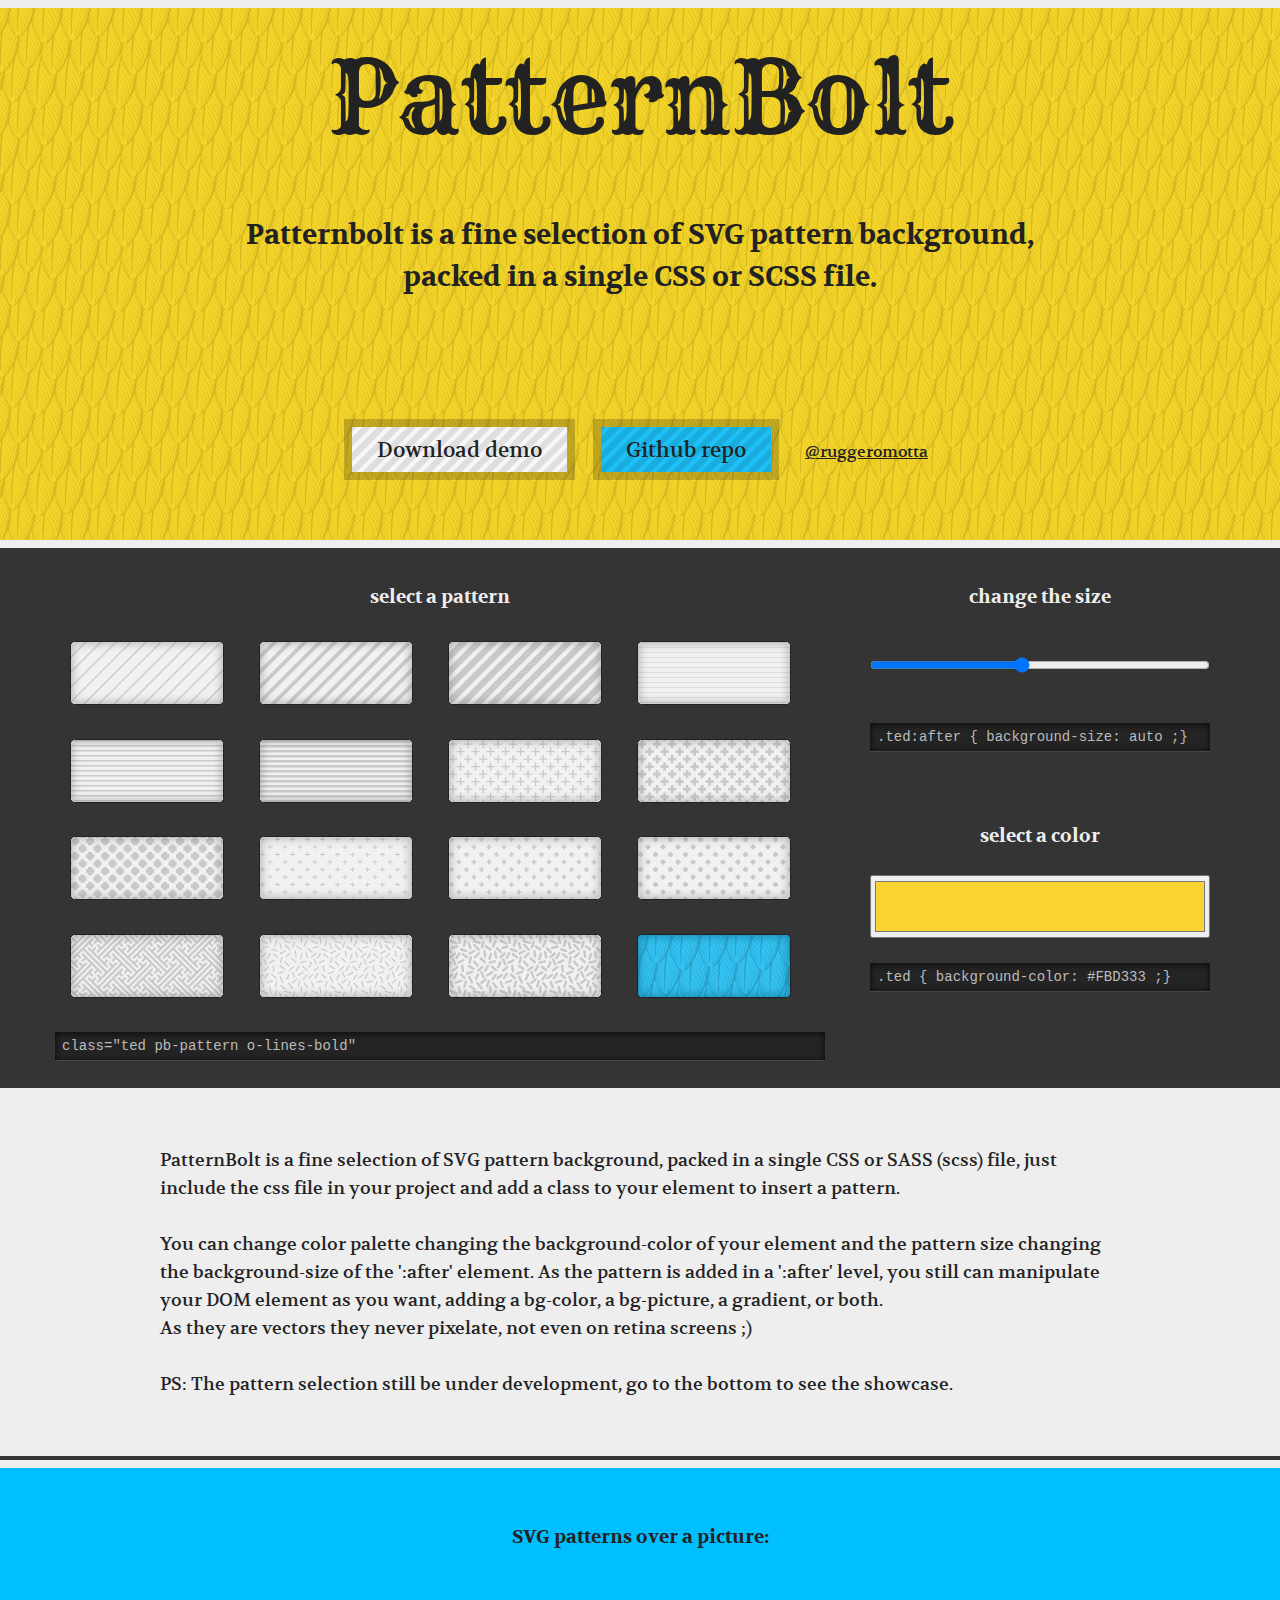
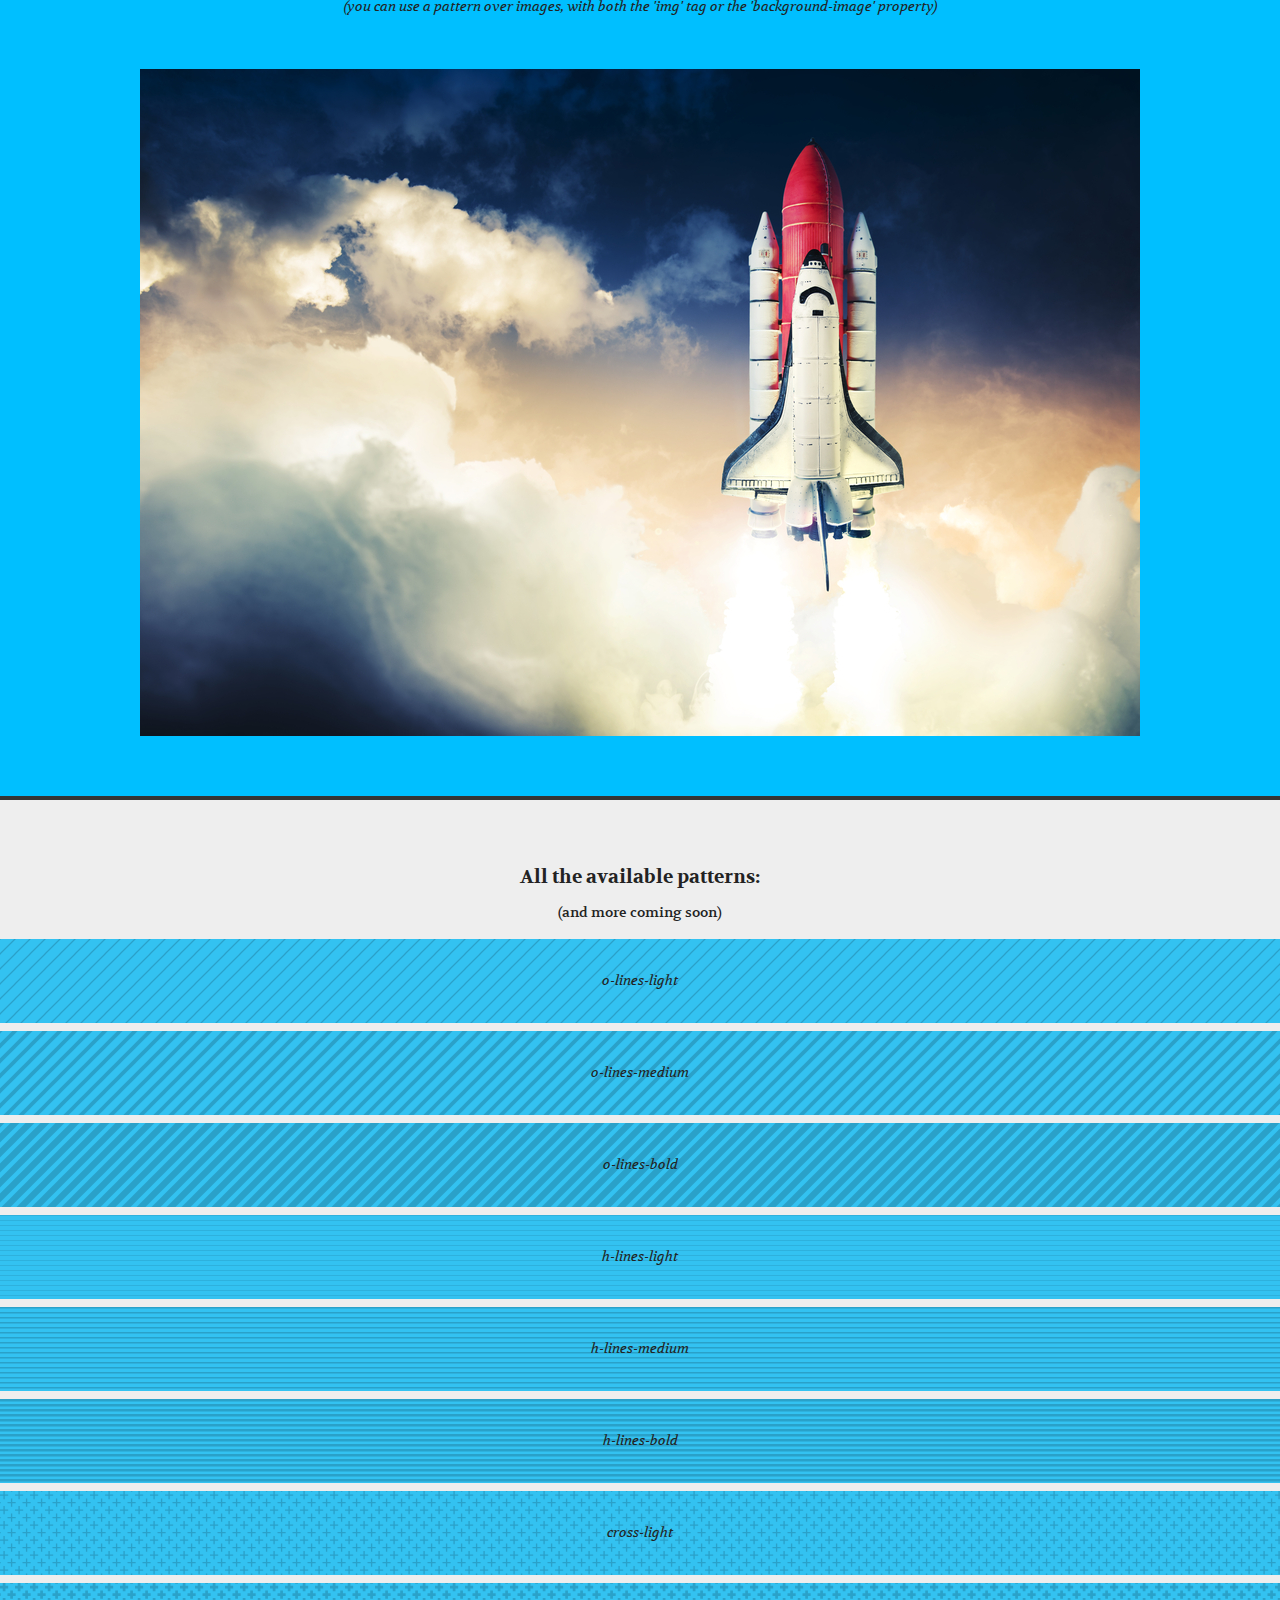
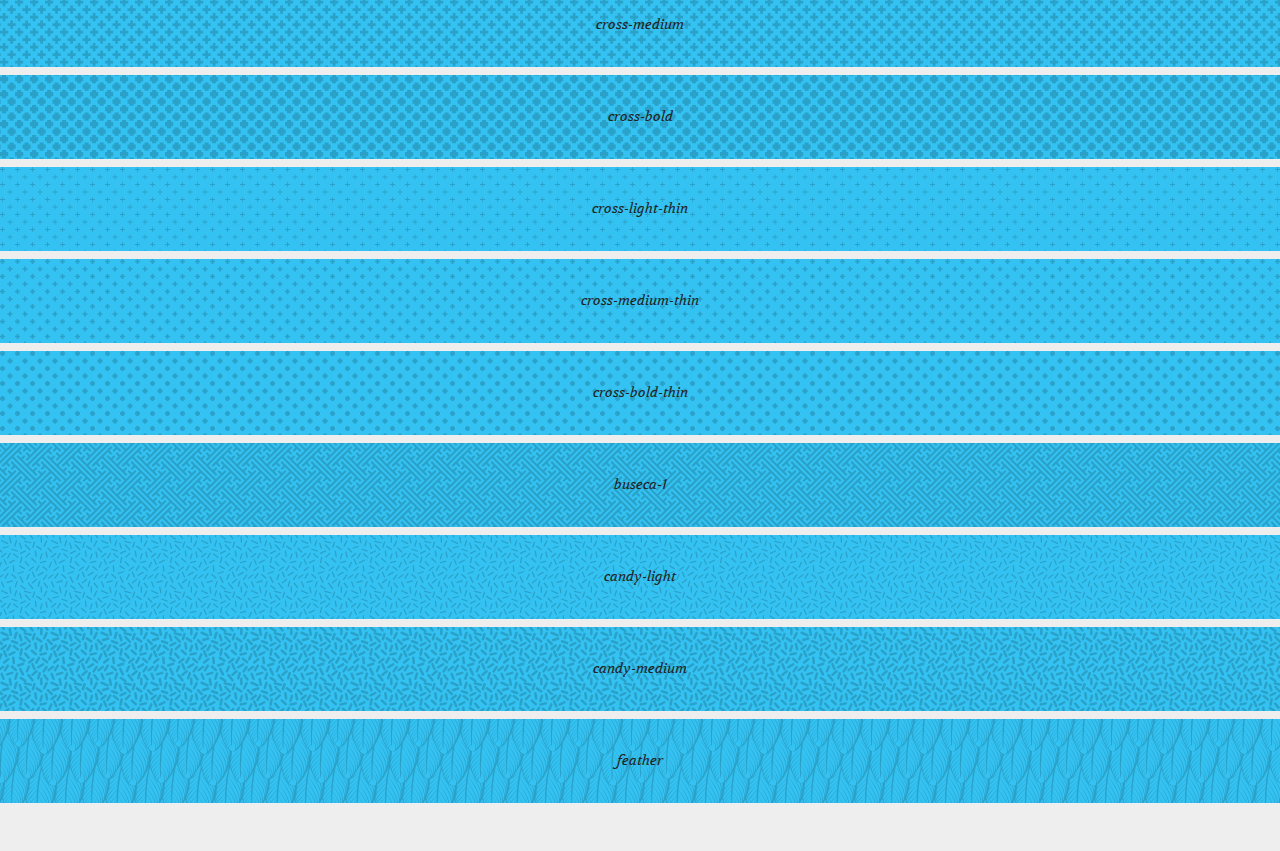
<file: index.html>
<!doctype html>
<html class="no-js" lang="en">
  <head>
    <meta charset="utf-8" />
    <meta name="viewport" content="width=device-width, initial-scale=1.0" />
    <title>PatternBolt</title>
    <link href='http://fonts.googleapis.com/css?family=Volkhov:400,700|Rye' rel='stylesheet' type='text/css'>
    <link rel="stylesheet" href="css/normalize.css" />
    <link rel="stylesheet" href="css/f-css-grid.css" />
    <link rel="stylesheet" href="css/demo.css" />
    <script src="js/jquery.js"></script>
    <script src="js/pb.js"></script>

    <meta property="og:url" content="http://buseca.github.io/patternbolt/" />
    <meta property="og:patternbolt" content="a SVG patterns library" />
    <meta property="og:type" content="website" />
    <meta property="og:title" content="PatternBolt" />
    <meta property="og:image" content="http://buseca.github.io/patternbolt/img/thumb.png" />
    <meta property="og:description" content="a fine selection of SVG pattern background, packed in a single CSS or SCSS file."/>

    <meta property="twitter:url" content="http://buseca.github.io/patternbolt" />
    <meta property="twitter:card" content="summary" />
    <meta property="twitter:description" content="a fine selection of SVG pattern background, packed in a single CSS or SCSS file." />
    <meta property="twitter:creator" content="@ruggeromotta" />
    <meta property="twitter:title" content="PatternBolt - a SVG patterns library" />

    <html itemscope itemtype="http://schema.org/Product">
    <meta itemprop="name" content="PatternBolt">
    <meta itemprop="description" content="a fine selection of SVG pattern background, packed in a single CSS or SCSS file.">
    <meta itemprop="image" content="http://buseca.github.io/patternbolt/img/thumb.png">


  </head>

  <body>
    <img src="http://buseca.github.io/patternbolt/img/thumb.png" alt="PatternBolt" style="display: none;">

    <div class="demo pb-pattern sedici iniziale">
        <h1>PatternBolt</h1>
        <h2> Patternbolt is a fine selection of SVG pattern background,<br>packed in a single CSS or SCSS file.</h2>
        <nav>
            <button class="pb-pattern tre dwnld"><a href="https://github.com/buseca/patternbolt/archive/gh-pages.zip">Download demo</a></button>
            <button class="pb-pattern tre git"><a href="https://github.com/buseca/patternbolt">Github repo</a></button>
            <a href="https://twitter.com/ruggeromotta" class="twitter">@ruggeromotta</a>
        </nav>  
    </div>

    <div class="controls">
        <div class="row">
            <div class="columns large-8 medium-8">
                <h3>select a pattern</h3>
                <div id="uno" class="pb-pattern uno tasto tasto-1"></div>
                <div id="due" class="pb-pattern due tasto tasto-2"></div>
                <div id="tre" class="pb-pattern tre tasto tasto-3"></div>
                <div id="quattro" class="pb-pattern quattro tasto tasto-4"></div>
                <div id="cinque" class="pb-pattern cinque tasto tasto-5"></div>
                <div id="sei" class="pb-pattern sei tasto tasto-6"></div>
                <div id="sette" class="pb-pattern sette tasto tasto-7"></div>
                <div id="otto" class="pb-pattern otto tasto tasto-8"></div>
                <div id="nove" class="pb-pattern nove tasto tasto-9"></div>
                <div id="dieci" class="pb-pattern dieci tasto tasto-10"></div>
                <div id="undici" class="pb-pattern undici tasto tasto-11"></div>
                <div id="dodici" class="pb-pattern dodici tasto tasto-12"></div>
                <div id="tredici" class="pb-pattern tredici tasto tasto-13"></div>
                <div id="quattordici" class="pb-pattern quattordici tasto tasto-14"></div>
                <div id="quindici" class="pb-pattern quindici tasto tasto-15"></div>
                <div id="sedici" class="pb-pattern sedici tasto tasto-16 active"></div>
                <code id="classe-pb">class="ted pb-pattern <span>o-lines-bold</span>"</code>
            </div>
            <div class="columns large-4 medium-4">
                <div class="columns large-12 medium-12">
                    <h3>change the size</h3>
                    <input type="range" id="size-pattern" max="100" min="10" step="10" value="50">
                    <code id="bg-size-pb">.ted:after { background-size: auto ;}</code>
                </div>
                <div class="columns large-12 medium-12">
                    <br>
                    <br>
                    <br>
                    <h3>select a color</h3>
                    <input id="color-pattern" type="color" value="#FBD333">
                    <code id="bg-color-pb">.ted { background-color: #FBD333 ;}</code>
                </div>
            </div>
        </div>
    </div>




    
 
    <div class="intro">
        <div class="inner-intro">
            <!-- <h2>Background patterns just adding a class!</h2> -->
            <p>PatternBolt is a fine selection of SVG pattern background, packed in a single CSS or SASS (scss) file, just include the css file in your project and add a class to your element to insert a pattern.
            <br>
            <br>
            You can change color palette changing the background-color of your element and the pattern size changing the background-size of the ':after' element. As the pattern is added in a ':after' level, you still can manipulate your DOM element as you want, adding a bg-color, a bg-picture, a gradient, or both.
            <br>
            As they are vectors they never pixelate, not even on retina screens ;)
            <br>
            <br>
            PS: The pattern selection still be under development, go to the bottom to see the showcase.
            </p>
        </div>
    </div>


    <div class="over-picture pb-pattern cross-bold">
        <h3>SVG patterns over a picture:</h3>
        <span class="sub">(you can use a pattern over images, with both the 'img' tag or the 'background-image' property)</span>
        <div class="box-img pb-pattern o-lines-bold over-img">
            <img src="img/shuttle.jpg" alt="">
        </div>
    </div>


    <div id="showcase" class="showcase all-patterns">
        <h3>All the available patterns:</h3>
        <span class="sub">(and more coming soon)</span>
        <div class="pb-pattern uno"><span>o-lines-light</span></div>
        <div class="pb-pattern due"><span>o-lines-medium</span></div>
        <div class="pb-pattern tre"><span>o-lines-bold</span></div>
        <div class="pb-pattern quattro"><span>h-lines-light</span></div>
        <div class="pb-pattern cinque"><span>h-lines-medium</span></div>
        <div class="pb-pattern sei"><span>h-lines-bold</span></div>
        <div class="pb-pattern sette"><span>cross-light</span></div>
        <div class="pb-pattern otto"><span>cross-medium</span></div>
        <div class="pb-pattern nove"><span>cross-bold</span></div>
        <div class="pb-pattern dieci"><span>cross-light-thin</span></div>
        <div class="pb-pattern undici"><span>cross-medium-thin</span></div>
        <div class="pb-pattern dodici"><span>cross-bold-thin</span></div>
        <div class="pb-pattern tredici"><span>buseca-1</span></div>
        <div class="pb-pattern quattordici"><span>candy-light</span></div>
        <div class="pb-pattern quindici"><span>candy-medium</span></div>
        <div class="pb-pattern sedici"><span>feather</span></div>
    </div>


  </body>
</html>
</file>
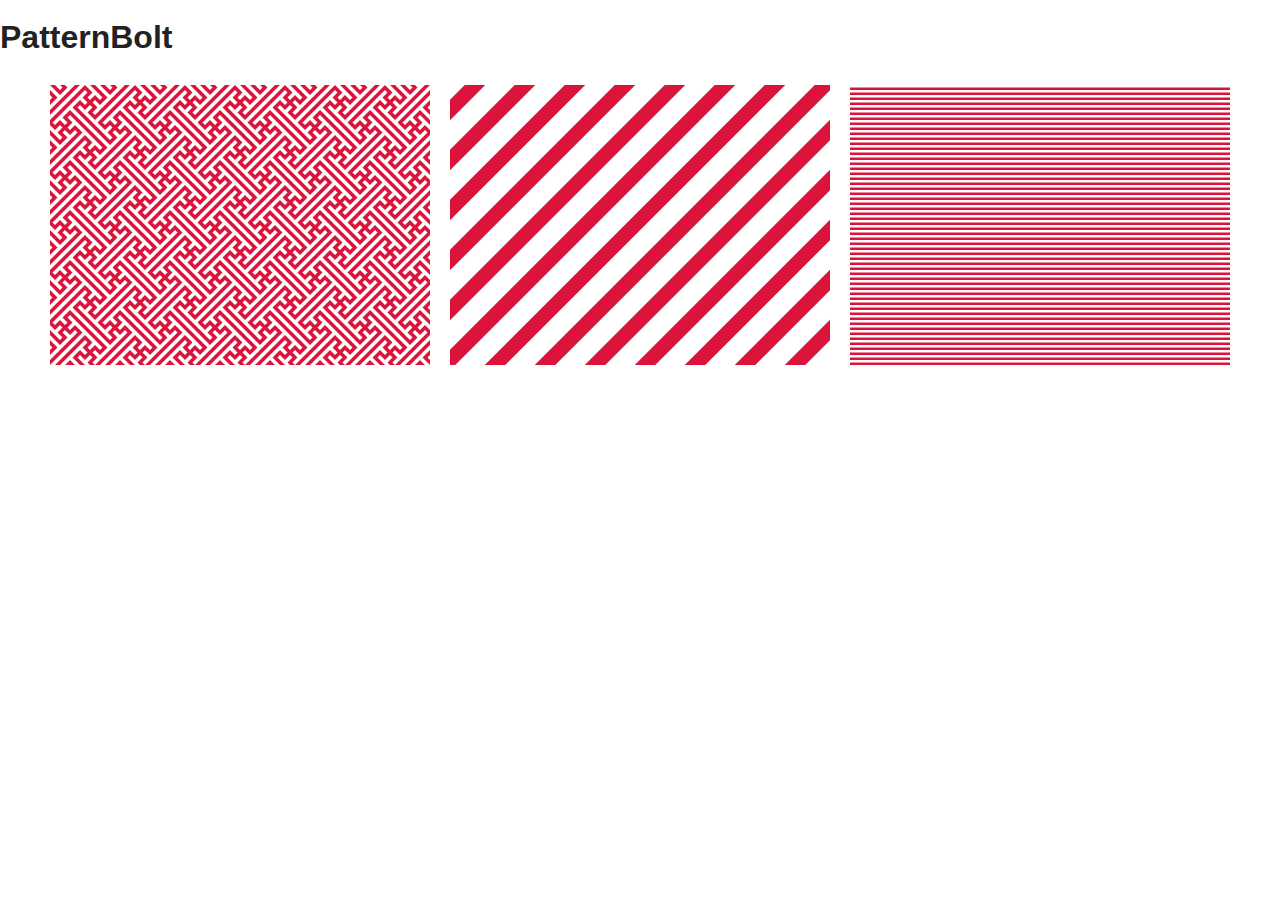
<file: new.html>
<!doctype html>
<html class="no-js" lang="en">
  <head>
    <meta charset="utf-8" />
    <meta name="viewport" content="width=device-width, initial-scale=1.0" />
    <title>PatternBolt</title>
    <link href='http://fonts.googleapis.com/css?family=Volkhov:400,700|Rye' rel='stylesheet' type='text/css'>
    <link rel="stylesheet" href="css/normalize.css" />
    <link rel="stylesheet" href="css/f-css-grid.css" />
    <link rel="stylesheet" href="css/style-demo.css" />
    <script src="js/jquery.js"></script>
    <script src="js/demo-js.js"></script>

    <!-- <meta property="og:url" content="http://buseca.github.io/patternbolt/" />
    <meta property="og:patternbolt" content="a SVG patterns library" />
    <meta property="og:type" content="website" />
    <meta property="og:title" content="PatternBolt" />
    <meta property="og:image" content="http://buseca.github.io/patternbolt/img/thumb.png" />
    <meta property="og:description" content="a fine selection of SVG pattern background, packed in a single CSS or SCSS file."/>

    <meta property="twitter:url" content="http://buseca.github.io/patternbolt" />
    <meta property="twitter:card" content="summary" />
    <meta property="twitter:description" content="a fine selection of SVG pattern background, packed in a single CSS or SCSS file." />
    <meta property="twitter:creator" content="@ruggeromotta" />
    <meta property="twitter:title" content="PatternBolt - a SVG patterns library" />

    <html itemscope itemtype="http://schema.org/Product">
    <meta itemprop="name" content="PatternBolt">
    <meta itemprop="description" content="a fine selection of SVG pattern background, packed in a single CSS or SCSS file.">
    <meta itemprop="image" content="http://buseca.github.io/patternbolt/img/thumb.png"> -->

  </head>

  <body>
    <h1>PatternBolt</h1>
    <div class="selecta row">
        <div class="item columns large-4"></div>
        <div class="item columns large-4"></div>
        <div class="item columns large-4 "></div>
    </div>

    <div class="overlay">
        <button class="back">back</button>
    </div>


  </body>
</html>
</file>
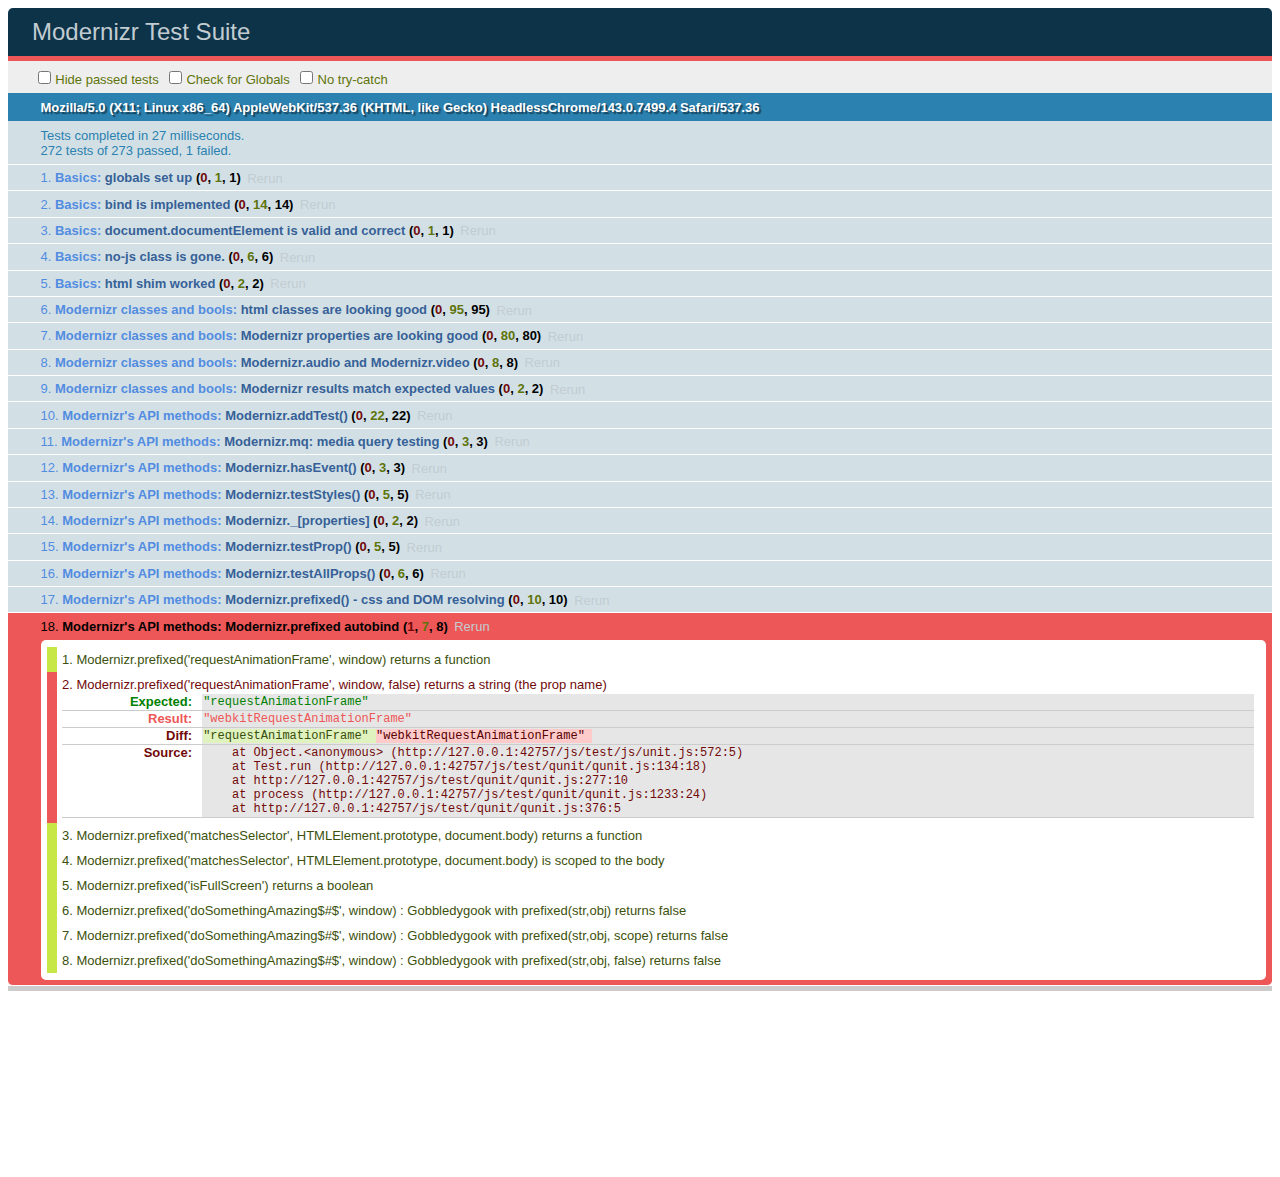
<file: js/test/basic.html>
<!DOCTYPE html>
<html class="+no-js no-js- no-js i-has-no-js">
<head>
  <meta charset="UTF-8">
  <title>Modernizr Test Suite</title>
  <link rel="stylesheet" href="qunit/qunit.css">
  <style>
     body { margin-bottom: 150px;}
     #testbed { font-family: Helvetica; color: #444; padding-bottom: 100px;}
     #testbed button { margin: 30px; font-size: 13px;}
     .data-notes, .offScreen { display:none;}
     table { width: 100%;}
     tbody tr:nth-child(even) td, tbody tr:nth-child(even) th {  border: 1px solid #ccc; border-left: 0; border-right: 0;}
     table td:nth-child(even), table th:nth-child(even) { background: #e6e6e6;}
     table tbody tr:hover td, table tbody tr:hover th { background: #e1e100!important;}
     td.wrong { background:red!important;}
     #html5section { visibility: hidden; }
     h1 label { display:none;}
     .output { padding: 0 0 0 16px;}
     .output ul { margin: 0;}
     .output li { color: #854747; }
     .output li.yes{color:#090;}
     .output li b{color:#000;}
     .output {font:14px/1.3 Inconsolata,Consolas,monospace;
                    -webkit-column-count: 5;
                       -moz-column-count: 5;
                            column-count: 5;}
      .output + .output { border-top: 5px solid #ccc; }
      textarea { width: 100%; min-height: 75px;}
      #caniusetrigger { font-size: 38px; font-family: monospace; display:block; }
  </style>

  <script src="https://raw.github.com/Modernizr/Modernizr/master/modernizr.js"></script>

  <script>window.Modernizr || document.write('<script src="../modernizr.js"><\/script>')</script>

  <script src="js/lib/polyfills.js"></script>
  <script src="js/lib/detect-global.js"></script>
  
  <script src="qunit/qunit.js"></script>
  <script src="js/lib/jquery-1.7b2.js"></script>
  
  <script src="js/setup.js"></script>
  
  <script src="js/unit.js"></script>
</head>
<body>
  <h1 id="qunit-header">Modernizr Test Suite</h1>
  <h2 id="qunit-banner"></h2>
  <div id="qunit-testrunner-toolbar"></div>
  <h2 id="qunit-userAgent"></h2>

  <ol id="qunit-tests"></ol>

  <div id="mod-output" class=output></div>
  <div id="mod-feattest-output" class=output></div>


  <br>
 
  <section><aside>this is an aside within a section</aside></section>
  
  
</body>
</html>
</file>
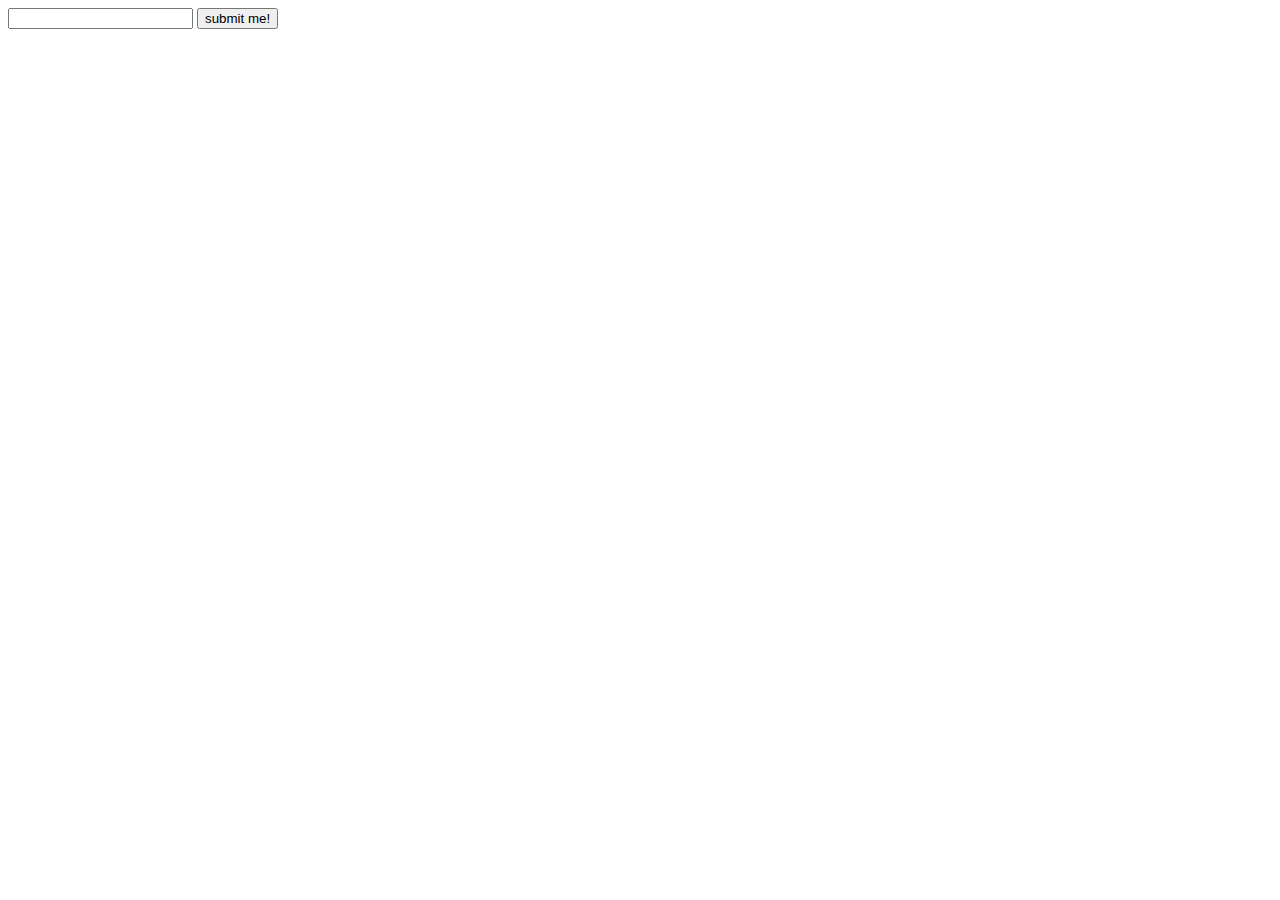
<file: js/test/caniuse_files/form_validation.html>
<!DOCTYPE html>
<!-- saved from url=(0045)http://tests.caniuse.com/form_validation.html -->
<html><head><meta http-equiv="Content-Type" content="text/html; charset=UTF-8"><script>
if(location.href.indexOf('?') >= 0) {
	document.write('FAIL');
}
</script>

</head><body><form action="http://tests.caniuse.com/form_validation.html?" method="post">

<input type="url" name="foo" required="">
<input type="submit" value="submit me!">

</form>
</body></html>
</file>
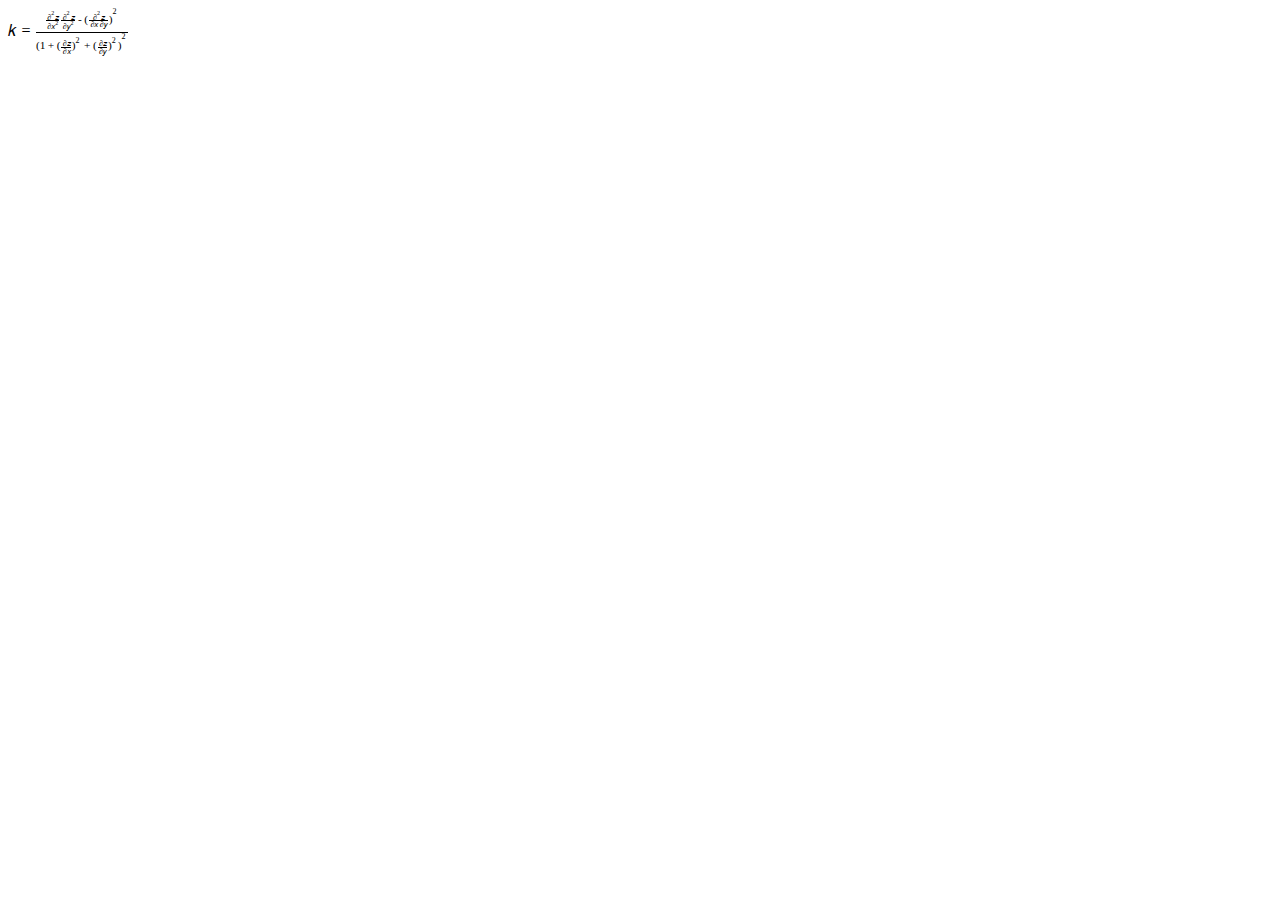
<file: js/test/caniuse_files/mathml.html>
<?xml version="1.0" encoding="utf-8"?>
<!DOCTYPE html PUBLIC "-//W3C//DTD XHTML 1.1 plus MathML 2.0//EN" "http://www.w3.org/Math/DTD/mathml2/xhtml-math11-f.dtd"><html xmlns="http://www.w3.org/1999/xhtml" xmlns:html="http://www.w3.org/1999/xhtml">
<head>
	<meta http-equiv="content-type" content="text/html; charset=utf-8" />
	<title>Untitled</title>
</head>
<body>
<math xmlns="http://www.w3.org/1998/Math/MathML">
<mrow>
  <mi>k</mi>
  <mo>=</mo>
  <mfrac>
    <mrow>
      <mfrac>
         <mrow>
          <msup>
            <mo>∂</mo>
            <mn>2</mn>
          </msup>
          <mi>z</mi>
        </mrow>
        <mrow>
          <mo>∂</mo>
          <msup>
            <mi>x</mi>
            <mn>2</mn>
          </msup>
        </mrow>
      </mfrac>
      <mfrac>
        <mrow>
          <msup>
            <mo>∂</mo>
            <mn>2</mn>
          </msup>
          <mi>z</mi>
        </mrow>
        <mrow>
          <mo>∂</mo>
          <msup>
            <mi>y</mi>
            <mn>2</mn>
          </msup>
        </mrow>
      </mfrac>
      <mo>-</mo>
      <msup>
        <mrow>
          <mo>(</mo>
          <mfrac>
            <mrow>
              <msup>
                <mo>∂</mo>
                <mn>2</mn>
              </msup>
              <mi>z</mi>
            </mrow>
            <mrow>
              <mo>∂</mo>
              <mi>x</mi>
              <mo>∂</mo>
              <mi>y</mi>
              </mrow>
          </mfrac>
          <mo>)</mo>
        </mrow>
        <mn>2</mn>
      </msup>
    </mrow>
    <mrow>
      <msup>
        <mrow>
          <mo>(</mo>
          <mn>1</mn>
          <mo>+</mo>
          <msup>
            <mrow>
              <mo>(</mo>
              <mfrac>
                <mrow>
                  <mo>∂</mo>
                  <mi>z</mi>
                </mrow>
                <mrow>
                  <mo>∂</mo>
                  <mi>x</mi>
                </mrow>
              </mfrac>
              <mo>)</mo>
            </mrow>
            <mn>2</mn>
          </msup>
          <mo>+</mo>
          <msup>
            <mrow>
              <mo>(</mo>
              <mfrac>
                <mrow>
                  <mo>∂</mo>
                  <mi>z</mi>
                </mrow>
                <mrow>
                  <mo>∂</mo>
                  <mi>y</mi>
                </mrow>
              </mfrac>
              <mo>)</mo>
            </mrow>
            <mn>2</mn>
          </msup>
          <mo>)</mo>
        </mrow>
        <mn>2</mn>
      </msup>
    </mrow>
  </mfrac>
</mrow>
</math>
</body>
</html>
</file>
<file: css/demo.css>
input:focus,
select:focus,
textarea:focus,
button:focus {
  outline: none; }

body {
  background-color: #eee;
  font-family: 'Volkhov', arial; }
  body .demo.pb-pattern {
    background-color: gold;
    padding: 40px 0; }
    body .demo.pb-pattern:after {
      opacity: 0.75; }
    body .demo.pb-pattern.iniziale:after {
      opacity: 0.4;
      -webkit-transition: background-size 0.1s ease-in-out;
      -moz-transition: background-size 0.1s ease-in-out;
      -ms-transition: background-size 0.1s ease-in-out;
      -o-transition: background-size 0.1s ease-in-out;
      transition: background-size 0.1s ease-in-out; }
    body .demo.pb-pattern.pb-size-10:after {
      background-size: 10px; }
    body .demo.pb-pattern.pb-size-20:after {
      background-size: 20px; }
    body .demo.pb-pattern.pb-size-30:after {
      background-size: 30px; }
    body .demo.pb-pattern.pb-size-40:after {
      background-size: 40px; }
    body .demo.pb-pattern.pb-size-50:after {
      background-size: 50px; }
    body .demo.pb-pattern.pb-size-60:after {
      background-size: 60px; }
    body .demo.pb-pattern.pb-size-70:after {
      background-size: 70px; }
    body .demo.pb-pattern.pb-size-80:after {
      background-size: 80px; }
    body .demo.pb-pattern.pb-size-90:after {
      background-size: 90px; }
    body .demo.pb-pattern.pb-size-100:after {
      background-size: 100px; }
  body h1 {
    font-family: 'Rye', arial;
    font-weight: normal;
    font-size: 100px;
    text-align: center;
    margin-top: 0; }
  body h2 {
    font-size: 28px;
    text-align: center;
    line-height: 42px; }
  body nav {
    margin-top: 100px;
    margin-bottom: 20px;
    text-align: center; }
    body nav button.pb-pattern {
      display: inline-block;
      padding: 12px 25px;
      font-size: 21px;
      width: auto;
      margin-right: 30px;
      border: none;
      box-shadow: 0 0 0px 8px rgba(0, 0, 0, 0.2);
      background-color: deepskyblue;
      outline-color: 0px solid transparent !important; }
      body nav button.pb-pattern:after {
        background-size: 6px;
        opacity: 0.3; }
      body nav button.pb-pattern:hover {
        outline-color: 0px solid transparent !important; }
        body nav button.pb-pattern:hover:after {
          -webkit-transition: background-size 0.1s ease-in-out;
          -moz-transition: background-size 0.1s ease-in-out;
          -ms-transition: background-size 0.1s ease-in-out;
          -o-transition: background-size 0.1s ease-in-out;
          transition: background-size 0.1s ease-in-out;
          background-size: 12px;
          box-shadow: 0 0 0px 8px rgba(0, 0, 0, 0.25); }
      body nav button.pb-pattern:focus, body nav button.pb-pattern:active {
        outline-color: 0px solid transparent !important; }
      body nav button.pb-pattern.dwnld {
        background-color: white; }
      body nav button.pb-pattern a {
        text-decoration: none;
        color: inherit; }
    body nav a {
      color: #222222; }
      body nav a:hover {
        text-decoration: none; }
  body .controls {
    padding: 20px 0;
    background-color: #343434;
    color: #eeeeee; }
    body .controls code {
      font-size: 14px;
      display: block;
      padding: 7px;
      color: #bbbbbb;
      margin: 8px 0;
      -webkit-box-shadow: rgba(255, 255, 255, 0.1) 0 1px 0, rgba(0, 0, 0, 0.8) 0 1px 7px 0px inset;
      -moz-box-shadow: rgba(255, 255, 255, 0.1) 0 1px 0, rgba(0, 0, 0, 0.8) 0 1px 7px 0px inset;
      box-shadow: rgba(255, 255, 255, 0.1) 0 1px 0, rgba(0, 0, 0, 0.8) 0 1px 7px 0px inset;
      background: #202020;
      background-color: rgba(0, 0, 0, 0.3);
      margin-top: 15px; }
  body .tasto {
    width: 20%;
    height: 64px;
    margin: 2% !important;
    display: inline-block;
    border: 1px solid #222;
    border-radius: 5px;
    -moz-border-radius: 5px;
    cursor: pointer; }
    body .tasto.pb-pattern {
      background-color: #fff; }
      body .tasto.pb-pattern:hover {
        background-color: deepskyblue; }
      body .tasto.pb-pattern.active {
        background-color: deepskyblue; }
    body .tasto:after {
      background-size: 20px;
      border-radius: 5px;
      -moz-border-radius: 5px;
      box-shadow: inset 0 0 8px 2px rgba(0, 0, 0, 0.5); }
  body #size-pattern {
    width: 100%;
    height: 80px; }
  body #color-pattern {
    width: 100%;
    height: 63px;
    margin: 10px 0; }
  body h2 {
    margin: 0;
    padding: 0px 0 20px 0; }
  body h3 {
    text-align: center;
    margin-top: 0;
    padding-top: 20px; }
  body .sub {
    display: block;
    text-align: center;
    margin-bottom: 20px;
    font-size: 14px; }
  body .over-picture {
    padding: 40px 0 60px 0;
    border-bottom: 4px solid #343434; }
    body .over-picture:after {
      background-size: 5px; }
    body .over-picture .pb-pattern {
      text-align: center;
      margin: 0 20px; }
    body .over-picture .over-img.box-img.pb-pattern:after {
      background-size: 6px;
      opacity: 0.2; }
  body #showcase {
    padding: 40px 0;
    background-color: #eee; }
  body .pb-pattern {
    margin: 8px 0;
    background-color: deepskyblue; }
    body .pb-pattern:after {
      opacity: 0.5; }
    body .pb-pattern span {
      text-align: center;
      display: block;
      padding: 35px 0;
      font-size: 14px;
      font-style: italic;
      -webkit-transition: all 0.1s ease-in-out;
      -moz-transition: all 0.1s ease-in-out;
      -ms-transition: all 0.1s ease-in-out;
      -o-transition: all 0.1s ease-in-out;
      transition: all 0.1s ease-in-out; }
    body .pb-pattern.uno {
      position: relative;
      z-index: 1; }
      body .pb-pattern.uno::after {
        box-sizing: border-box;
        position: absolute;
        top: 0;
        left: 0;
        bottom: 0;
        right: 0;
        overflow: hidden;
        background-size: 15px;
        background-color: rgba(204, 204, 204, 0.5);
        background-image: url("data:image/svg+xml,%3Csvg%20version%3D%271.1%27%20id%3D%27Layer_1%27%20xmlns%3D%27http%3A//www.w3.org/2000/svg%27%20xmlns%3Axlink%3D%27http%3A//www.w3.org/1999/xlink%27%20x%3D%270px%27%20y%3D%270px%27%0A%20%20%20%20%20fill%3D%27rgba(68, 68, 68, 0.5)%27%20width%3D%2712px%27%20height%3D%2712px%27%20viewBox%3D%276.375%206.375%2012%2012%27%20enable-background%3D%27new%206.375%206.375%2012%2012%27%20xml%3Aspace%3D%27preserve%27%3E%0A%3Cpath%20d%3D%27M7.082%2C18.375H6.375v-0.707L17.668%2C6.375h0.707v0.707L7.082%2C18.375z%20M18.375%2C18.375v-0.707l-0.707%2C0.707H18.375z%0A%20%20%20%20%20M7.082%2C6.375H6.375v0.707L7.082%2C6.375z%27/%3E%0A%3C/svg%3E");
        content: '';
        z-index: -1;
        -webkit-transition: background-image 0.1s ease-out;
        -moz-transition: background-image 0.1s ease-out;
        -ms-transition: background-image 0.1s ease-out;
        -o-transition: background-image 0.1s ease-out;
        transition: background-image 0.1s ease-out; }
    body .pb-pattern.due {
      position: relative;
      z-index: 1; }
      body .pb-pattern.due::after {
        box-sizing: border-box;
        position: absolute;
        top: 0;
        left: 0;
        bottom: 0;
        right: 0;
        overflow: hidden;
        background-size: 15px;
        background-color: rgba(204, 204, 204, 0.5);
        background-image: url("data:image/svg+xml,%3Csvg%20version%3D%271.1%27%20id%3D%27Layer_1%27%20xmlns%3D%27http%3A//www.w3.org/2000/svg%27%20xmlns%3Axlink%3D%27http%3A//www.w3.org/1999/xlink%27%20x%3D%270px%27%20y%3D%270px%27%0A%20%20%20%20%20fill%3D%27rgba(68, 68, 68, 0.5)%27%20width%3D%2712px%27%20height%3D%2712px%27%20viewBox%3D%270%200%2012%2012%27%20enable-background%3D%27new%200%200%2012%2012%27%20xml%3Aspace%3D%27preserve%27%3E%0A%3Cpath%20d%3D%27M12%2C2.121V0H9.879L0%2C9.879V12h2.121L12%2C2.121z%20M9.879%2C12L12%2C9.879V12H9.879z%20M0%2C2.121V0h2.121L0%2C2.121z%27/%3E%0A%3C/svg%3E");
        content: '';
        z-index: -1;
        -webkit-transition: background-image 0.1s ease-out;
        -moz-transition: background-image 0.1s ease-out;
        -ms-transition: background-image 0.1s ease-out;
        -o-transition: background-image 0.1s ease-out;
        transition: background-image 0.1s ease-out; }
    body .pb-pattern.tre, body .pb-pattern.demo.iniziale.over {
      position: relative;
      z-index: 1; }
      body .pb-pattern.tre::after, body .pb-pattern.demo.iniziale.over::after {
        box-sizing: border-box;
        position: absolute;
        top: 0;
        left: 0;
        bottom: 0;
        right: 0;
        overflow: hidden;
        background-size: 15px;
        background-color: rgba(204, 204, 204, 0.5);
        background-image: url("data:image/svg+xml,%3Csvg%20version%3D%271.1%27%20id%3D%27Layer_1%27%20xmlns%3D%27http%3A//www.w3.org/2000/svg%27%20xmlns%3Axlink%3D%27http%3A//www.w3.org/1999/xlink%27%20x%3D%270px%27%20y%3D%270px%27%0A%20%20%20%20%20fill%3D%27rgba(68, 68, 68, 0.5)%27%20width%3D%2712px%27%20height%3D%2712px%27%20viewBox%3D%270%200%2012%2012%27%20enable-background%3D%27new%200%200%2012%2012%27%20xml%3Aspace%3D%27preserve%27%3E%0A%3Cpath%20d%3D%27M12%2C3.535V0H8.465L0%2C8.465V12h3.535L12%2C3.535z%20M0%2C0h3.535L0%2C3.535V0z%20M8.465%2C12L12%2C8.465V12H8.465z%27/%3E%0A%3C/svg%3E");
        content: '';
        z-index: -1;
        -webkit-transition: background-image 0.1s ease-out;
        -moz-transition: background-image 0.1s ease-out;
        -ms-transition: background-image 0.1s ease-out;
        -o-transition: background-image 0.1s ease-out;
        transition: background-image 0.1s ease-out; }
    body .pb-pattern.quattro {
      position: relative;
      z-index: 1; }
      body .pb-pattern.quattro::after {
        box-sizing: border-box;
        position: absolute;
        top: 0;
        left: 0;
        bottom: 0;
        right: 0;
        overflow: hidden;
        background-size: 5px;
        background-color: rgba(204, 204, 204, 0.5);
        background-image: url("data:image/svg+xml,%3Csvg%20version%3D%271.1%27%20id%3D%27Layer_1%27%20xmlns%3D%27http%3A//www.w3.org/2000/svg%27%20xmlns%3Axlink%3D%27http%3A//www.w3.org/1999/xlink%27%20x%3D%270px%27%20y%3D%270px%27%0A%20%20%20%20%20width%3D%2710px%27%20height%3D%2710px%27%20viewBox%3D%270%200%2010%2010%27%20enable-background%3D%27new%200%200%2010%2010%27%20xml%3Aspace%3D%27preserve%27%3E%0A%3Crect%20fill%3D%27rgba(68, 68, 68, 0.5)%27%20width%3D%2710%27%20height%3D%271%27/%3E%0A%3C/svg%3E");
        content: '';
        z-index: -1;
        -webkit-transition: background-image 0.1s ease-out;
        -moz-transition: background-image 0.1s ease-out;
        -ms-transition: background-image 0.1s ease-out;
        -o-transition: background-image 0.1s ease-out;
        transition: background-image 0.1s ease-out; }
    body .pb-pattern.cinque {
      position: relative;
      z-index: 1; }
      body .pb-pattern.cinque::after {
        box-sizing: border-box;
        position: absolute;
        top: 0;
        left: 0;
        bottom: 0;
        right: 0;
        overflow: hidden;
        background-size: 5px;
        background-color: rgba(204, 204, 204, 0.5);
        background-image: url("data:image/svg+xml,%3Csvg%20version%3D%271.1%27%20id%3D%27Layer_1%27%20xmlns%3D%27http%3A//www.w3.org/2000/svg%27%20xmlns%3Axlink%3D%27http%3A//www.w3.org/1999/xlink%27%20x%3D%270px%27%20y%3D%270px%27%0A%20%20%20%20%20width%3D%2710px%27%20height%3D%2710px%27%20viewBox%3D%270%200%2010%2010%27%20enable-background%3D%27new%200%200%2010%2010%27%20xml%3Aspace%3D%27preserve%27%3E%0A%3Crect%20fill%3D%27rgba(68, 68, 68, 0.5)%27%20width%3D%2710%27%20height%3D%273%27/%3E%0A%3C/svg%3E");
        content: '';
        z-index: -1;
        -webkit-transition: background-image 0.1s ease-out;
        -moz-transition: background-image 0.1s ease-out;
        -ms-transition: background-image 0.1s ease-out;
        -o-transition: background-image 0.1s ease-out;
        transition: background-image 0.1s ease-out; }
    body .pb-pattern.sei {
      position: relative;
      z-index: 1; }
      body .pb-pattern.sei::after {
        box-sizing: border-box;
        position: absolute;
        top: 0;
        left: 0;
        bottom: 0;
        right: 0;
        overflow: hidden;
        background-size: 5px;
        background-color: rgba(204, 204, 204, 0.5);
        background-image: url("data:image/svg+xml,%3Csvg%20version%3D%271.1%27%20id%3D%27Layer_1%27%20xmlns%3D%27http%3A//www.w3.org/2000/svg%27%20xmlns%3Axlink%3D%27http%3A//www.w3.org/1999/xlink%27%20x%3D%270px%27%20y%3D%270px%27%0A%20%20%20%20%20width%3D%2710px%27%20height%3D%2710px%27%20viewBox%3D%270%200%2010%2010%27%20enable-background%3D%27new%200%200%2010%2010%27%20xml%3Aspace%3D%27preserve%27%3E%0A%3Crect%20fill%3D%27rgba(68, 68, 68, 0.5)%27%20width%3D%2710%27%20height%3D%275%27/%3E%0A%3C/svg%3E");
        content: '';
        z-index: -1;
        -webkit-transition: background-image 0.1s ease-out;
        -moz-transition: background-image 0.1s ease-out;
        -ms-transition: background-image 0.1s ease-out;
        -o-transition: background-image 0.1s ease-out;
        transition: background-image 0.1s ease-out; }
    body .pb-pattern.sette {
      position: relative;
      z-index: 1; }
      body .pb-pattern.sette::after {
        box-sizing: border-box;
        position: absolute;
        top: 0;
        left: 0;
        bottom: 0;
        right: 0;
        overflow: hidden;
        background-size: 15px;
        background-color: rgba(204, 204, 204, 0.5);
        background-image: url("data:image/svg+xml,%3Csvg%20version%3D%271.1%27%20id%3D%27Layer_1%27%20xmlns%3D%27http%3A//www.w3.org/2000/svg%27%20xmlns%3Axlink%3D%27http%3A//www.w3.org/1999/xlink%27%20x%3D%270px%27%20y%3D%270px%27%0A%20%20%20%20%20width%3D%2722px%27%20height%3D%2722px%27%20viewBox%3D%270%200%2022%2022%27%20enable-background%3D%27new%200%200%2022%2022%27%20xml%3Aspace%3D%27preserve%27%3E%0A%3Cpath%20fill%3D%27rgba(68, 68, 68, 0.5)%27%20d%3D%27M12%2C7H7v5H5V7H0V5h5V0h2v5h5V7z%20M22%2C16h-4v-5h-2v5h-5v2h5v4h2v-4h4V16z%20M16%2C1h2V0h-2V1z%20M0%2C18h1v-2H0V18z%27/%3E%0A%3C/svg%3E");
        content: '';
        z-index: -1;
        -webkit-transition: background-image 0.1s ease-out;
        -moz-transition: background-image 0.1s ease-out;
        -ms-transition: background-image 0.1s ease-out;
        -o-transition: background-image 0.1s ease-out;
        transition: background-image 0.1s ease-out; }
    body .pb-pattern.otto {
      position: relative;
      z-index: 1; }
      body .pb-pattern.otto::after {
        box-sizing: border-box;
        position: absolute;
        top: 0;
        left: 0;
        bottom: 0;
        right: 0;
        overflow: hidden;
        background-size: 15px;
        background-color: rgba(204, 204, 204, 0.5);
        background-image: url("data:image/svg+xml,%3Csvg%20version%3D%271.1%27%20id%3D%27Layer_1%27%20xmlns%3D%27http%3A//www.w3.org/2000/svg%27%20xmlns%3Axlink%3D%27http%3A//www.w3.org/1999/xlink%27%20x%3D%270px%27%20y%3D%270px%27%0A%20%20%20%20%20width%3D%2722px%27%20height%3D%2722px%27%20viewBox%3D%270%200%2022%2022%27%20enable-background%3D%27new%200%200%2022%2022%27%20xml%3Aspace%3D%27preserve%27%3E%0A%3Cpath%20fill%3D%27rgba(68, 68, 68, 0.5)%27%20d%3D%27M12%2C8H8v4H4V8H0V4h4V0h4v4h4V8z%20M22%2C15h-3v-4h-4v4h-4v4h4v3h4v-3h3V15z%20M15%2C1h4V0h-4V1z%20M0%2C19h1v-4H0V19z%27/%3E%0A%3C/svg%3E");
        content: '';
        z-index: -1;
        -webkit-transition: background-image 0.1s ease-out;
        -moz-transition: background-image 0.1s ease-out;
        -ms-transition: background-image 0.1s ease-out;
        -o-transition: background-image 0.1s ease-out;
        transition: background-image 0.1s ease-out; }
    body .pb-pattern.nove {
      position: relative;
      z-index: 1; }
      body .pb-pattern.nove::after {
        box-sizing: border-box;
        position: absolute;
        top: 0;
        left: 0;
        bottom: 0;
        right: 0;
        overflow: hidden;
        background-size: 15px;
        background-color: rgba(204, 204, 204, 0.5);
        background-image: url("data:image/svg+xml,%3Csvg%20version%3D%271.1%27%20id%3D%27Layer_1%27%20xmlns%3D%27http%3A//www.w3.org/2000/svg%27%20xmlns%3Axlink%3D%27http%3A//www.w3.org/1999/xlink%27%20x%3D%270px%27%20y%3D%270px%27%0A%20%20%20%20%20width%3D%2722px%27%20height%3D%2722px%27%20viewBox%3D%270%200%2022%2022%27%20enable-background%3D%27new%200%200%2022%2022%27%20xml%3Aspace%3D%27preserve%27%3E%0A%3Cpath%20fill%3D%27rgba(68, 68, 68, 0.5)%27%20d%3D%27M12%2C9H9v3H3V9H0V3h3V0h6v3h3V9z%20M22%2C14h-2v-3h-6v3h-3v6h3v2h6v-2h2V14z%20M14%2C1h6V0h-6V1z%20M0%2C20h1v-6H0V20z%27/%3E%0A%3C/svg%3E");
        content: '';
        z-index: -1;
        -webkit-transition: background-image 0.1s ease-out;
        -moz-transition: background-image 0.1s ease-out;
        -ms-transition: background-image 0.1s ease-out;
        -o-transition: background-image 0.1s ease-out;
        transition: background-image 0.1s ease-out; }
    body .pb-pattern.dieci {
      position: relative;
      z-index: 1; }
      body .pb-pattern.dieci::after {
        box-sizing: border-box;
        position: absolute;
        top: 0;
        left: 0;
        bottom: 0;
        right: 0;
        overflow: hidden;
        background-size: 15px;
        background-color: rgba(204, 204, 204, 0.5);
        background-image: url("data:image/svg+xml,%3Csvg%20version%3D%271.1%27%20id%3D%27Layer_1%27%20xmlns%3D%27http%3A//www.w3.org/2000/svg%27%20xmlns%3Axlink%3D%27http%3A//www.w3.org/1999/xlink%27%20x%3D%270px%27%20y%3D%270px%27%0A%20%20%20%20%20width%3D%2736px%27%20height%3D%2736px%27%20viewBox%3D%27-7%20-7%2036%2036%27%20enable-background%3D%27new%20-7%20-7%2036%2036%27%20xml%3Aspace%3D%27preserve%27%3E%0A%3Cpath%20fill%3D%27rgba(68, 68, 68, 0.5)%27%20d%3D%27M5%2C0H0v5h-2V0h-5v-2h5v-5h2v5h5V0z%20M23%2C18h-5v5h-2v-5h-5v-2h5v-5h2v5h5V18z%27/%3E%0A%3C/svg%3E");
        content: '';
        z-index: -1;
        -webkit-transition: background-image 0.1s ease-out;
        -moz-transition: background-image 0.1s ease-out;
        -ms-transition: background-image 0.1s ease-out;
        -o-transition: background-image 0.1s ease-out;
        transition: background-image 0.1s ease-out; }
    body .pb-pattern.undici {
      position: relative;
      z-index: 1; }
      body .pb-pattern.undici::after {
        box-sizing: border-box;
        position: absolute;
        top: 0;
        left: 0;
        bottom: 0;
        right: 0;
        overflow: hidden;
        background-size: 15px;
        background-color: rgba(204, 204, 204, 0.5);
        background-image: url("data:image/svg+xml,%3Csvg%20version%3D%271.1%27%20id%3D%27Layer_1%27%20xmlns%3D%27http%3A//www.w3.org/2000/svg%27%20xmlns%3Axlink%3D%27http%3A//www.w3.org/1999/xlink%27%20x%3D%270px%27%20y%3D%270px%27%0A%20%20%20%20%20width%3D%2736px%27%20height%3D%2736px%27%20viewBox%3D%27-7%20-7%2036%2036%27%20enable-background%3D%27new%20-7%20-7%2036%2036%27%20xml%3Aspace%3D%27preserve%27%3E%0A%3Cpath%20fill%3D%27rgba(68, 68, 68, 0.5)%27%20d%3D%27M5%2C1H1v4h-4V1h-4v-4h4v-4h4v4h4V1z%20M23%2C19h-4v4h-4v-4h-4v-4h4v-4h4v4h4V19z%27/%3E%0A%3C/svg%3E");
        content: '';
        z-index: -1;
        -webkit-transition: background-image 0.1s ease-out;
        -moz-transition: background-image 0.1s ease-out;
        -ms-transition: background-image 0.1s ease-out;
        -o-transition: background-image 0.1s ease-out;
        transition: background-image 0.1s ease-out; }
    body .pb-pattern.dodici {
      position: relative;
      z-index: 1; }
      body .pb-pattern.dodici::after {
        box-sizing: border-box;
        position: absolute;
        top: 0;
        left: 0;
        bottom: 0;
        right: 0;
        overflow: hidden;
        background-size: 15px;
        background-color: rgba(204, 204, 204, 0.5);
        background-image: url("data:image/svg+xml,%3Csvg%20version%3D%271.1%27%20id%3D%27Layer_1%27%20xmlns%3D%27http%3A//www.w3.org/2000/svg%27%20xmlns%3Axlink%3D%27http%3A//www.w3.org/1999/xlink%27%20x%3D%270px%27%20y%3D%270px%27%0A%20%20%20%20%20width%3D%2736px%27%20height%3D%2736px%27%20viewBox%3D%27-7%20-7%2036%2036%27%20enable-background%3D%27new%20-7%20-7%2036%2036%27%20xml%3Aspace%3D%27preserve%27%3E%0A%3Cpath%20fill%3D%27rgba(68, 68, 68, 0.5)%27%20d%3D%27M5%2C2H2v3h-6V2h-3v-6h3v-3h6v3h3V2z%20M23%2C20h-3v3h-6v-3h-3v-6h3v-3h6v3h3V20z%27/%3E%0A%3C/svg%3E");
        content: '';
        z-index: -1;
        -webkit-transition: background-image 0.1s ease-out;
        -moz-transition: background-image 0.1s ease-out;
        -ms-transition: background-image 0.1s ease-out;
        -o-transition: background-image 0.1s ease-out;
        transition: background-image 0.1s ease-out; }
    body .pb-pattern.tredici {
      position: relative;
      z-index: 1; }
      body .pb-pattern.tredici::after {
        box-sizing: border-box;
        position: absolute;
        top: 0;
        left: 0;
        bottom: 0;
        right: 0;
        overflow: hidden;
        background-size: 25px;
        background-color: rgba(204, 204, 204, 0.5);
        background-image: url("data:image/svg+xml,%3Csvg%20version%3D%221.1%22%20id%3D%22Layer_1%22%20xmlns%3D%22http%3A//www.w3.org/2000/svg%22%20xmlns%3Axlink%3D%22http%3A//www.w3.org/1999/xlink%22%20x%3D%220px%22%20y%3D%220px%22%0A%09%20width%3D%2240px%22%20height%3D%2240px%22%20viewBox%3D%2255%2055%2040%2040%22%20enable-background%3D%22new%2055%2055%2040%2040%22%20xml%3Aspace%3D%22preserve%22%20fill%3D%22rgba(68, 68, 68, 0.5)%22%3E%0A%3Cpath%20d%3D%22M55%2C55h40v40H55V55z%20M95%2C86.987v-3.99l-1.997%2C1.997L95%2C86.987z%20M63%2C63l6.003-6.006L67.006%2C55h-3.994%0A%09l1.991%2C1.994L63%2C59l-4-4h-3.997L63%2C63z%20M87.013%2C55L95%2C62.987V59l-4-4H87.013z%20M75%2C55L55%2C75v3.997L78.997%2C55H75z%20M57.003%2C64.994%0A%09L55%2C66.997V71l6.003-6.006L55%2C58.997v3.997L57.003%2C64.994z%20M78.997%2C95l2.006-2.006L75%2C87l-4%2C4l-2-2.003l0.003-0.003l4-4l-4-3.994%0A%09L71%2C79l16.006%2C16H91L71%2C75l-5.997%2C6l4%2C3.994l-2%2C2L65%2C84.997l0.003-0.003L63%2C83l-2%2C1.987l0.003%2C0.007l-2%2C2.003l-2-1.997l-1.753%2C1.75%0A%09L83.003%2C59l2%2C2.003l-4%2C3.997l3.991%2C4.003L83%2C71l-4-4l-1.997%2C1.994l-4%2C4L95%2C94.987v-3.99L77.003%2C72.994l2-1.997L83%2C75l3.994-3.994%0A%09L87%2C71.016l0.013-0.009l1.99%2C1.987L86.997%2C75l-1.994%2C1.994L87%2C79l0.003-0.003L91%2C83l4-4v-4l-4%2C4l-2.003-2l4.006-4.006l-3.99-3.987%0A%09L91%2C67.031l4%2C4.031v-4.056l-4-3.975L87%2C67l-1.997-2.006l4-4L83%2C55L55%2C82.997V87l1.997%2C2L59%2C91l4.003-4.003l1.997%2C2l-3.997%2C3.997%0A%09L63%2C95l0.003-0.003L63.006%2C95H67l-2.003-1.997l2-2.003L71%2C95l4-4l2.003%2C1.994L75%2C95H78.997z%20M55%2C91v4h4.006L55%2C91z%22/%3E%0A%3C/svg%3E");
        content: '';
        z-index: -1;
        -webkit-transition: background-image 0.1s ease-out;
        -moz-transition: background-image 0.1s ease-out;
        -ms-transition: background-image 0.1s ease-out;
        -o-transition: background-image 0.1s ease-out;
        transition: background-image 0.1s ease-out; }
    body .pb-pattern.quattordici {
      position: relative;
      z-index: 1; }
      body .pb-pattern.quattordici::after {
        box-sizing: border-box;
        position: absolute;
        top: 0;
        left: 0;
        bottom: 0;
        right: 0;
        overflow: hidden;
        background-size: 50px;
        background-color: rgba(204, 204, 204, 0.5);
        background-image: url("data:image/svg+xml,%3Csvg%20xmlns%3D%22http%3A//www.w3.org/2000/svg%22%20xmlns%3Axlink%3D%22http%3A//www.w3.org/1999/xlink%22%20x%3D%220px%22%20y%3D%220px%22%0A%09%20width%3D%2240px%22%20height%3D%2240px%22%20viewBox%3D%220%200%2040%2040%22%20enable-background%3D%22new%200%200%2040%2040%22%20xml%3Aspace%3D%22preserve%22%20stroke%3D%22rgba(68, 68, 68, 0.5)%22%20stroke-linecap%3D%22round%22%20stroke-width%3D%221px%22%3E%0A%3Cline%20x1%3D%2226.7%22%20y1%3D%2225.6%22%20x2%3D%2223.4%22%20y2%3D%2228.3%22/%3E%0A%3Cline%20x1%3D%2229%22%20y1%3D%2228.4%22%20x2%3D%2231.2%22%20y2%3D%2224.7%22/%3E%0A%3Cline%20x1%3D%2215.9%22%20y1%3D%2224.7%22%20x2%3D%2219.5%22%20y2%3D%2227%22/%3E%0A%3Cline%20x1%3D%2217.4%22%20y1%3D%2217.9%22%20x2%3D%2216.4%22%20y2%3D%2222.1%22/%3E%0A%3Cline%20x1%3D%2225.9%22%20y1%3D%2229.7%22%20x2%3D%2227.6%22%20y2%3D%2233.6%22/%3E%0A%3Cline%20x1%3D%2234.4%22%20y1%3D%2225.4%22%20x2%3D%2237.7%22%20y2%3D%2228.1%22/%3E%0A%3Cline%20x1%3D%2234.5%22%20y1%3D%2229.9%22%20x2%3D%2230.6%22%20y2%3D%2232.2%22/%3E%0A%3Cline%20x1%3D%2236.6%22%20y1%3D%2221.1%22%20x2%3D%2232.5%22%20y2%3D%2222%22/%3E%0A%3Cline%20x1%3D%2220.1%22%20y1%3D%2221.3%22%20x2%3D%2222.9%22%20y2%3D%2224.5%22/%3E%0A%3Cline%20x1%3D%2223.2%22%20y1%3D%2231.6%22%20x2%3D%2221.5%22%20y2%3D%2235.4%22/%3E%0A%3Cline%20x1%3D%2218.3%22%20y1%3D%2237.9%22%20x2%3D%2216.2%22%20y2%3D%2233.5%22/%3E%0A%3Cline%20x1%3D%2229.3%22%20y1%3D%2235.5%22%20x2%3D%2226%22%20y2%3D%2238.2%22/%3E%0A%3Cline%20x1%3D%2234.9%22%20y1%3D%2235.5%22%20x2%3D%2237.3%22%20y2%3D%2232%22/%3E%0A%3Cline%20x1%3D%2220.7%22%20y1%3D%2217.7%22%20x2%3D%2223.8%22%20y2%3D%2214.7%22/%3E%0A%3Cline%20x1%3D%2227.6%22%20y1%3D%225.7%22%20x2%3D%2226.3%22%20y2%3D%229.8%22/%3E%0A%3Cline%20x1%3D%2233.1%22%20y1%3D%225.7%22%20x2%3D%2233%22%20y2%3D%221.5%22/%3E%0A%3Cline%20x1%3D%2220.3%22%20y1%3D%228%22%20x2%3D%2223.9%22%20y2%3D%2211.8%22/%3E%0A%3Cline%20x1%3D%2216.4%22%20y1%3D%2214.7%22%20x2%3D%2220.3%22%20y2%3D%2212.8%22/%3E%0A%3Cline%20x1%3D%2215.8%22%20y1%3D%226.5%22%20x2%3D%2217.1%22%20y2%3D%2210.6%22/%3E%0A%3Cline%20x1%3D%2229.4%22%20y1%3D%229.1%22%20x2%3D%2233%22%20y2%3D%2211.5%22/%3E%0A%3Cline%20x1%3D%2235.4%22%20y1%3D%22-1.4%22%20x2%3D%2238%22%20y2%3D%222%22/%3E%0A%3Cline%20x1%3D%2237.3%22%20y1%3D%224.9%22%20x2%3D%2235.3%22%20y2%3D%229%22/%3E%0A%3Cline%20x1%3D%2231.8%22%20y1%3D%22-3.2%22%20x2%3D%2230.6%22%20y2%3D%221%22/%3E%0A%3Cline%20x1%3D%2219.8%22%20y1%3D%225.1%22%20x2%3D%2224.6%22%20y2%3D%226.2%22/%3E%0A%3Cline%20x1%3D%2228.3%22%20y1%3D%2213%22%20x2%3D%2228.9%22%20y2%3D%2217.2%22/%3E%0A%3Cline%20x1%3D%2228.6%22%20y1%3D%2221.7%22%20x2%3D%2225.4%22%20y2%3D%2218.8%22/%3E%0A%3Cline%20x1%3D%2233.6%22%20y1%3D%2215.1%22%20x2%3D%2232.3%22%20y2%3D%2219.1%22/%3E%0A%3Cline%20x1%3D%2237.7%22%20y1%3D%2217.8%22%20x2%3D%2236.8%22%20y2%3D%2213.6%22/%3E%0A%3Cline%20x1%3D%222.3%22%20y1%3D%2231.9%22%20x2%3D%22-1.1%22%20y2%3D%2234.5%22/%3E%0A%3Cline%20x1%3D%224%22%20y1%3D%2234.5%22%20x2%3D%226.3%22%20y2%3D%2230.9%22/%3E%0A%3Cline%20x1%3D%221.3%22%20y1%3D%2237.5%22%20x2%3D%222.9%22%20y2%3D%2241.5%22/%3E%0A%3Cline%20x1%3D%229.5%22%20y1%3D%2231.6%22%20x2%3D%2212.7%22%20y2%3D%2234.4%22/%3E%0A%3Cline%20x1%3D%229.8%22%20y1%3D%2236.7%22%20x2%3D%225.6%22%20y2%3D%2237.9%22/%3E%0A%3Cline%20x1%3D%2210.6%22%20y1%3D%2224.6%22%20x2%3D%2211.1%22%20y2%3D%2228.9%22/%3E%0A%3Cline%20x1%3D%224.6%22%20y1%3D%2214.8%22%20x2%3D%221.3%22%20y2%3D%2217.6%22/%3E%0A%3Cline%20x1%3D%226%22%20y1%3D%2218.4%22%20x2%3D%228.2%22%20y2%3D%2214.7%22/%3E%0A%3Cline%20x1%3D%227.8%22%20y1%3D%221.7%22%20x2%3D%228.7%22%20y2%3D%226.2%22/%3E%0A%3Cline%20x1%3D%223.3%22%20y1%3D%2219.5%22%20x2%3D%225%22%20y2%3D%2223.4%22/%3E%0A%3Cline%20x1%3D%2211%22%20y1%3D%2215.2%22%20x2%3D%2214.3%22%20y2%3D%2217.9%22/%3E%0A%3Cline%20x1%3D%2211.5%22%20y1%3D%2220.2%22%20x2%3D%227.7%22%20y2%3D%2222.1%22/%3E%0A%3Cline%20x1%3D%2213.7%22%20y1%3D%2212.8%22%20x2%3D%229.6%22%20y2%3D%2211.4%22/%3E%0A%3Cline%20x1%3D%22-1.6%22%20y1%3D%2210.6%22%20x2%3D%221.4%22%20y2%3D%2213.6%22/%3E%0A%3Cline%20x1%3D%221.1%22%20y1%3D%2221.9%22%20x2%3D%22-0.6%22%20y2%3D%2225.7%22/%3E%0A%3Cline%20x1%3D%226.7%22%20y1%3D%2225.7%22%20x2%3D%223.3%22%20y2%3D%2228.4%22/%3E%0A%3Cline%20x1%3D%221.3%22%20y1%3D%224.6%22%20x2%3D%226%22%20y2%3D%226.7%22/%3E%0A%3Cline%20x1%3D%226.6%22%20y1%3D%229.2%22%20x2%3D%222.5%22%20y2%3D%2210.4%22/%3E%0A%3Cline%20x1%3D%2213.2%22%20y1%3D%224.6%22%20x2%3D%2211.9%22%20y2%3D%228.7%22/%3E%0A%3Cline%20x1%3D%2218.6%22%20y1%3D%2229.4%22%20x2%3D%2214.5%22%20y2%3D%2230.8%22/%3E%0A%3Cline%20x1%3D%2226%22%20y1%3D%222.6%22%20x2%3D%2222.8%22%20y2%3D%22-1.5%22/%3E%0A%3Cline%20x1%3D%2235.4%22%20y1%3D%2238.6%22%20x2%3D%2238%22%20y2%3D%2242%22/%3E%0A%3Cline%20x1%3D%2231.8%22%20y1%3D%2236.9%22%20x2%3D%2230.6%22%20y2%3D%2241%22/%3E%0A%3Cline%20x1%3D%2212.3%22%20y1%3D%2241.3%22%20x2%3D%2213.6%22%20y2%3D%2237.3%22/%3E%0A%3Cline%20x1%3D%2226%22%20y1%3D%2242.6%22%20x2%3D%2222.8%22%20y2%3D%2238.5%22/%3E%0A%3Cline%20x1%3D%221.3%22%20y1%3D%22-2.5%22%20x2%3D%222.9%22%20y2%3D%221.5%22/%3E%0A%3Cline%20x1%3D%2212.3%22%20y1%3D%221.3%22%20x2%3D%2213.6%22%20y2%3D%22-2.7%22/%3E%0A%3Cline%20x1%3D%2220.2%22%20y1%3D%223.2%22%20x2%3D%2216.6%22%20y2%3D%220.6%22/%3E%0A%3Cline%20x1%3D%2242.3%22%20y1%3D%2231.9%22%20x2%3D%2238.9%22%20y2%3D%2234.5%22/%3E%0A%3Cline%20x1%3D%2238.4%22%20y1%3D%2210.6%22%20x2%3D%2241.4%22%20y2%3D%2213.6%22/%3E%0A%3Cline%20x1%3D%2241.1%22%20y1%3D%2221.9%22%20x2%3D%2239.4%22%20y2%3D%2225.7%22/%3E%0A%3C/svg%3E");
        content: '';
        z-index: -1;
        -webkit-transition: background-image 0.1s ease-out;
        -moz-transition: background-image 0.1s ease-out;
        -ms-transition: background-image 0.1s ease-out;
        -o-transition: background-image 0.1s ease-out;
        transition: background-image 0.1s ease-out; }
    body .pb-pattern.quindici {
      position: relative;
      z-index: 1; }
      body .pb-pattern.quindici::after {
        box-sizing: border-box;
        position: absolute;
        top: 0;
        left: 0;
        bottom: 0;
        right: 0;
        overflow: hidden;
        background-size: 50px;
        background-color: rgba(204, 204, 204, 0.5);
        background-image: url("data:image/svg+xml,%3Csvg%20xmlns%3D%22http%3A//www.w3.org/2000/svg%22%20xmlns%3Axlink%3D%22http%3A//www.w3.org/1999/xlink%22%20x%3D%220px%22%20y%3D%220px%22%0A%09%20width%3D%2240px%22%20height%3D%2240px%22%20viewBox%3D%220%200%2040%2040%22%20enable-background%3D%22new%200%200%2040%2040%22%20xml%3Aspace%3D%22preserve%22%20stroke%3D%22rgba(68, 68, 68, 0.5)%22%20stroke-linecap%3D%22round%22%20stroke-width%3D%222px%22%3E%0A%3Cline%20x1%3D%2226.7%22%20y1%3D%2225.6%22%20x2%3D%2223.4%22%20y2%3D%2228.3%22/%3E%0A%3Cline%20x1%3D%2229%22%20y1%3D%2228.4%22%20x2%3D%2231.2%22%20y2%3D%2224.7%22/%3E%0A%3Cline%20x1%3D%2215.9%22%20y1%3D%2224.7%22%20x2%3D%2219.5%22%20y2%3D%2227%22/%3E%0A%3Cline%20x1%3D%2217.4%22%20y1%3D%2217.9%22%20x2%3D%2216.4%22%20y2%3D%2222.1%22/%3E%0A%3Cline%20x1%3D%2225.9%22%20y1%3D%2229.7%22%20x2%3D%2227.6%22%20y2%3D%2233.6%22/%3E%0A%3Cline%20x1%3D%2234.4%22%20y1%3D%2225.4%22%20x2%3D%2237.7%22%20y2%3D%2228.1%22/%3E%0A%3Cline%20x1%3D%2234.5%22%20y1%3D%2229.9%22%20x2%3D%2230.6%22%20y2%3D%2232.2%22/%3E%0A%3Cline%20x1%3D%2236.6%22%20y1%3D%2221.1%22%20x2%3D%2232.5%22%20y2%3D%2222%22/%3E%0A%3Cline%20x1%3D%2220.1%22%20y1%3D%2221.3%22%20x2%3D%2222.9%22%20y2%3D%2224.5%22/%3E%0A%3Cline%20x1%3D%2223.2%22%20y1%3D%2231.6%22%20x2%3D%2221.5%22%20y2%3D%2235.4%22/%3E%0A%3Cline%20x1%3D%2218.3%22%20y1%3D%2237.9%22%20x2%3D%2216.2%22%20y2%3D%2233.5%22/%3E%0A%3Cline%20x1%3D%2229.3%22%20y1%3D%2235.5%22%20x2%3D%2226%22%20y2%3D%2238.2%22/%3E%0A%3Cline%20x1%3D%2234.9%22%20y1%3D%2235.5%22%20x2%3D%2237.3%22%20y2%3D%2232%22/%3E%0A%3Cline%20x1%3D%2220.7%22%20y1%3D%2217.7%22%20x2%3D%2223.8%22%20y2%3D%2214.7%22/%3E%0A%3Cline%20x1%3D%2227.6%22%20y1%3D%225.7%22%20x2%3D%2226.3%22%20y2%3D%229.8%22/%3E%0A%3Cline%20x1%3D%2233.1%22%20y1%3D%225.7%22%20x2%3D%2233%22%20y2%3D%221.5%22/%3E%0A%3Cline%20x1%3D%2220.3%22%20y1%3D%228%22%20x2%3D%2223.9%22%20y2%3D%2211.8%22/%3E%0A%3Cline%20x1%3D%2216.4%22%20y1%3D%2214.7%22%20x2%3D%2220.3%22%20y2%3D%2212.8%22/%3E%0A%3Cline%20x1%3D%2215.8%22%20y1%3D%226.5%22%20x2%3D%2217.1%22%20y2%3D%2210.6%22/%3E%0A%3Cline%20x1%3D%2229.4%22%20y1%3D%229.1%22%20x2%3D%2233%22%20y2%3D%2211.5%22/%3E%0A%3Cline%20x1%3D%2235.4%22%20y1%3D%22-1.4%22%20x2%3D%2238%22%20y2%3D%222%22/%3E%0A%3Cline%20x1%3D%2237.3%22%20y1%3D%224.9%22%20x2%3D%2235.3%22%20y2%3D%229%22/%3E%0A%3Cline%20x1%3D%2231.8%22%20y1%3D%22-3.2%22%20x2%3D%2230.6%22%20y2%3D%221%22/%3E%0A%3Cline%20x1%3D%2219.8%22%20y1%3D%225.1%22%20x2%3D%2224.6%22%20y2%3D%226.2%22/%3E%0A%3Cline%20x1%3D%2228.3%22%20y1%3D%2213%22%20x2%3D%2228.9%22%20y2%3D%2217.2%22/%3E%0A%3Cline%20x1%3D%2228.6%22%20y1%3D%2221.7%22%20x2%3D%2225.4%22%20y2%3D%2218.8%22/%3E%0A%3Cline%20x1%3D%2233.6%22%20y1%3D%2215.1%22%20x2%3D%2232.3%22%20y2%3D%2219.1%22/%3E%0A%3Cline%20x1%3D%2237.7%22%20y1%3D%2217.8%22%20x2%3D%2236.8%22%20y2%3D%2213.6%22/%3E%0A%3Cline%20x1%3D%222.3%22%20y1%3D%2231.9%22%20x2%3D%22-1.1%22%20y2%3D%2234.5%22/%3E%0A%3Cline%20x1%3D%224%22%20y1%3D%2234.5%22%20x2%3D%226.3%22%20y2%3D%2230.9%22/%3E%0A%3Cline%20x1%3D%221.3%22%20y1%3D%2237.5%22%20x2%3D%222.9%22%20y2%3D%2241.5%22/%3E%0A%3Cline%20x1%3D%229.5%22%20y1%3D%2231.6%22%20x2%3D%2212.7%22%20y2%3D%2234.4%22/%3E%0A%3Cline%20x1%3D%229.8%22%20y1%3D%2236.7%22%20x2%3D%225.6%22%20y2%3D%2237.9%22/%3E%0A%3Cline%20x1%3D%2210.6%22%20y1%3D%2224.6%22%20x2%3D%2211.1%22%20y2%3D%2228.9%22/%3E%0A%3Cline%20x1%3D%224.6%22%20y1%3D%2214.8%22%20x2%3D%221.3%22%20y2%3D%2217.6%22/%3E%0A%3Cline%20x1%3D%226%22%20y1%3D%2218.4%22%20x2%3D%228.2%22%20y2%3D%2214.7%22/%3E%0A%3Cline%20x1%3D%227.8%22%20y1%3D%221.7%22%20x2%3D%228.7%22%20y2%3D%226.2%22/%3E%0A%3Cline%20x1%3D%223.3%22%20y1%3D%2219.5%22%20x2%3D%225%22%20y2%3D%2223.4%22/%3E%0A%3Cline%20x1%3D%2211%22%20y1%3D%2215.2%22%20x2%3D%2214.3%22%20y2%3D%2217.9%22/%3E%0A%3Cline%20x1%3D%2211.5%22%20y1%3D%2220.2%22%20x2%3D%227.7%22%20y2%3D%2222.1%22/%3E%0A%3Cline%20x1%3D%2213.7%22%20y1%3D%2212.8%22%20x2%3D%229.6%22%20y2%3D%2211.4%22/%3E%0A%3Cline%20x1%3D%22-1.6%22%20y1%3D%2210.6%22%20x2%3D%221.4%22%20y2%3D%2213.6%22/%3E%0A%3Cline%20x1%3D%221.1%22%20y1%3D%2221.9%22%20x2%3D%22-0.6%22%20y2%3D%2225.7%22/%3E%0A%3Cline%20x1%3D%226.7%22%20y1%3D%2225.7%22%20x2%3D%223.3%22%20y2%3D%2228.4%22/%3E%0A%3Cline%20x1%3D%221.3%22%20y1%3D%224.6%22%20x2%3D%226%22%20y2%3D%226.7%22/%3E%0A%3Cline%20x1%3D%226.6%22%20y1%3D%229.2%22%20x2%3D%222.5%22%20y2%3D%2210.4%22/%3E%0A%3Cline%20x1%3D%2213.2%22%20y1%3D%224.6%22%20x2%3D%2211.9%22%20y2%3D%228.7%22/%3E%0A%3Cline%20x1%3D%2218.6%22%20y1%3D%2229.4%22%20x2%3D%2214.5%22%20y2%3D%2230.8%22/%3E%0A%3Cline%20x1%3D%2226%22%20y1%3D%222.6%22%20x2%3D%2222.8%22%20y2%3D%22-1.5%22/%3E%0A%3Cline%20x1%3D%2235.4%22%20y1%3D%2238.6%22%20x2%3D%2238%22%20y2%3D%2242%22/%3E%0A%3Cline%20x1%3D%2231.8%22%20y1%3D%2236.9%22%20x2%3D%2230.6%22%20y2%3D%2241%22/%3E%0A%3Cline%20x1%3D%2212.3%22%20y1%3D%2241.3%22%20x2%3D%2213.6%22%20y2%3D%2237.3%22/%3E%0A%3Cline%20x1%3D%2226%22%20y1%3D%2242.6%22%20x2%3D%2222.8%22%20y2%3D%2238.5%22/%3E%0A%3Cline%20x1%3D%221.3%22%20y1%3D%22-2.5%22%20x2%3D%222.9%22%20y2%3D%221.5%22/%3E%0A%3Cline%20x1%3D%2212.3%22%20y1%3D%221.3%22%20x2%3D%2213.6%22%20y2%3D%22-2.7%22/%3E%0A%3Cline%20x1%3D%2220.2%22%20y1%3D%223.2%22%20x2%3D%2216.6%22%20y2%3D%220.6%22/%3E%0A%3Cline%20x1%3D%2242.3%22%20y1%3D%2231.9%22%20x2%3D%2238.9%22%20y2%3D%2234.5%22/%3E%0A%3Cline%20x1%3D%2238.4%22%20y1%3D%2210.6%22%20x2%3D%2241.4%22%20y2%3D%2213.6%22/%3E%0A%3Cline%20x1%3D%2241.1%22%20y1%3D%2221.9%22%20x2%3D%2239.4%22%20y2%3D%2225.7%22/%3E%0A%3C/svg%3E");
        content: '';
        z-index: -1;
        -webkit-transition: background-image 0.1s ease-out;
        -moz-transition: background-image 0.1s ease-out;
        -ms-transition: background-image 0.1s ease-out;
        -o-transition: background-image 0.1s ease-out;
        transition: background-image 0.1s ease-out; }
    body .pb-pattern.sedici {
      position: relative;
      z-index: 1; }
      body .pb-pattern.sedici::after {
        box-sizing: border-box;
        position: absolute;
        top: 0;
        left: 0;
        bottom: 0;
        right: 0;
        overflow: hidden;
        background-size: 80px;
        background-color: rgba(204, 204, 204, 0.5);
        background-image: url("data:image/svg+xml,%3Csvg%20version%3D%221.1%22%20id%3D%22Layer_1%22%20xmlns%3D%22http%3A//www.w3.org/2000/svg%22%20xmlns%3Axlink%3D%22http%3A//www.w3.org/1999/xlink%22%20x%3D%220px%22%20y%3D%220px%22%0A%09%20width%3D%2244px%22%20height%3D%2256px%22%20viewBox%3D%22-0.049%200.107%2044%2056%22%20enable-background%3D%22new%20-0.049%200.107%2044%2056%22%20xml%3Aspace%3D%22preserve%22%3E%0A%09%3Cpath%20fill%3D%22rgba(68, 68, 68, 0.5)%22%20d%3D%22M-0.049%2C55.898v0.209h0.137C0.043%2C56.037-0.003%2C55.967-0.049%2C55.898z%22/%3E%0A%09%3Cpath%20fill%3D%22rgba(68, 68, 68, 0.5)%22%20d%3D%22M27.59%2C49.517c-0.024%2C0.041-0.049%2C0.08-0.071%2C0.123c0.061%2C0.085%2C0.127%2C0.169%2C0.183%2C0.256%0A%09%09c1.438%2C1.916%2C2.957%2C3.818%2C3.913%2C5.973c0.041%2C0.075%2C0.072%2C0.159%2C0.11%2C0.238h0.396c-1.032-2.179-2.494-4.102-4.053-5.935%0A%09%09L27.59%2C49.517z%22/%3E%0A%09%3Cpath%20fill%3D%22rgba(68, 68, 68, 0.5)%22%20d%3D%22M26.59%2C51.188c-0.022%2C0.036-0.044%2C0.072-0.067%2C0.106c0.196%2C0.207%2C0.389%2C0.409%2C0.548%2C0.609%0A%09%09c1.123%2C1.276%2C1.987%2C2.725%2C2.787%2C4.203h0.319c-0.796-1.376-1.662-2.719-2.698-3.922C27.2%2C51.836%2C26.887%2C51.512%2C26.59%2C51.188z%22/%3E%0A%09%3Cpath%20fill%3D%22rgba(68, 68, 68, 0.5)%22%20d%3D%22M-0.049%2C49.83v0.25c1.153%2C1.531%2C2.288%2C3.084%2C3.051%2C4.802c0.201%2C0.375%2C0.36%2C0.79%2C0.49%2C1.226h0.373%0A%09%09c-0.075-0.324-0.169-0.645-0.344-0.942C2.604%2C53.214%2C1.325%2C51.481-0.049%2C49.83z%22/%3E%0A%09%3Cpath%20fill%3D%22rgba(68, 68, 68, 0.5)%22%20d%3D%22M13.669%2C48.606l-1.215-1.662c-0.017%2C0.03-0.035%2C0.062-0.053%2C0.092c0.295%2C0.45%2C0.652%2C0.877%2C0.935%2C1.319%0A%09%09c1.3%2C1.732%2C2.677%2C3.454%2C3.542%2C5.401c0.366%2C0.683%2C0.587%2C1.51%2C0.729%2C2.351h0.325c-0.168-0.696-0.191-1.441-0.571-2.088%0A%09%09C16.423%2C52.028%2C15.088%2C50.275%2C13.669%2C48.606z%22/%3E%0A%09%3Cpath%20fill%3D%22rgba(68, 68, 68, 0.5)%22%20d%3D%22M-0.049%2C52.856C0.644%2C53.901%2C1.249%2C55%2C1.828%2C56.107h0.345c-0.673-1.223-1.396-2.432-2.221-3.564V52.856z%22/%3E%0A%09%3Cpath%20fill%3D%22rgba(68, 68, 68, 0.5)%22%20d%3D%22M43.951%2C3.676c-0.684-1.232-1.488-2.401-2.22-3.569h-0.161c0.803%2C1.417%2C1.699%2C2.757%2C2.381%2C4.212V3.676z%22/%3E%0A%09%3Cpath%20fill%3D%22rgba(68, 68, 68, 0.5)%22%20d%3D%22M4.673%2C0.584L4.635%2C0.776C4.539%2C1.358%2C4.46%2C1.94%2C4.364%2C2.521C4.334%2C2.204%2C4.284%2C1.905%2C4.19%2C1.6%0A%09%09C4.044%2C1.119%2C3.987%2C0.607%2C3.875%2C0.107H3.506c0.389%2C1.335%2C0.49%2C2.867%2C0.554%2C4.077C4.027%2C4.319%2C4.014%2C4.456%2C3.978%2C4.61%0A%09%09C3.945%2C4.745%2C3.91%2C4.899%2C3.855%2C5.032c-0.039-0.417-0.099-0.835-0.119-1.25C3.451%2C2.948%2C3.256%2C2.066%2C2.844%2C1.3%0A%09%09C2.633%2C0.903%2C2.415%2C0.505%2C2.197%2C0.107H1.851C2.009%2C0.41%2C2.169%2C0.713%2C2.326%2C1.015C3.24%2C2.634%2C3.714%2C4.821%2C3.41%2C6.503%0A%09%09c-0.004%2C0.04-0.006%2C0.058-0.008%2C0.079C3.284%2C6.963%2C3.144%2C7.344%2C3.005%2C7.745C3.01%2C7.687%2C3.015%2C7.627%2C3.001%2C7.566%0A%09%09c0.053-0.742-0.247-1.401-0.321-2.095c-0.2-0.843-0.568-1.624-0.853-2.436C1.318%2C2.027%2C0.729%2C1.059%2C0.114%2C0.107h-0.163v0.227%0A%09%09c0.487%2C0.797%2C0.965%2C1.597%2C1.397%2C2.42c0.713%2C1.62%2C1.332%2C3.741%2C1.314%2C5.391C2.66%2C8.38%2C2.667%2C8.519%2C2.698%2C8.621%0A%09%09C2.512%2C9.074%2C2.342%2C9.57%2C2.125%2C10.141c-0.081%2C0.208-0.203%2C0.433-0.287%2C0.661c0.006-0.059%2C0.034-0.134%2C0.042-0.213%0A%09%09c0.01-0.725%2C0-1.453-0.175-2.139C1.442%2C7.62%2C1.344%2C6.745%2C0.977%2C5.964C0.707%2C5.185%2C0.35%2C4.442-0.049%2C3.721v0.646%0A%09%09C0.147%2C4.788%2C0.329%2C5.216%2C0.48%2C5.663c0.689%2C1.635%2C1.203%2C3.847%2C0.924%2C5.453c-0.174%2C0.554-0.104%2C0.66%2C0.027%2C0.553%0A%09%09c-0.292%2C0.503-0.565%2C1.031-0.894%2C1.511c0.057-0.191%2C0.102-0.443%2C0.105-0.678l-0.043-1.832c0.032-0.744-0.078-1.482-0.29-2.209%0A%09%09C0.213%2C8.138%2C0.088%2C7.828-0.049%2C7.523v0.839c0.381%2C1.431%2C0.281%2C3.237%2C0.322%2C4.615c0.011%2C0.296%2C0.038%2C0.437%2C0.073%2C0.479%0A%09%09c-0.127%2C0.198-0.262%2C0.389-0.395%2C0.582v1.241c0.2-0.263%2C0.399-0.529%2C0.598-0.812l-0.201%2C1.891%0A%09%09c-0.131%2C0.122-0.263%2C0.238-0.397%2C0.353v0.138l0.38-0.332l-0.204%2C1.869c-0.014%2C0.137-0.024%2C0.252-0.036%2C0.37%0A%09%09c-0.044%2C0.058-0.095%2C0.112-0.14%2C0.169v0.282c0.044-0.059%2C0.091-0.117%2C0.135-0.176c-0.059%2C0.61-0.102%2C1.145-0.135%2C1.653v9.766%0A%09%09c0.014%2C0.263%2C0.03%2C0.528%2C0.058%2C0.778l-0.058%2C0.064v0.166l0.066-0.092c0.025%2C0.158%2C0.048%2C0.337%2C0.074%2C0.478%0A%09%09c0.193%2C1.138%2C0.214%2C0.511%2C0.301-0.189c0.144-1.065%2C0.156-0.968%2C0.072-2.607c-0.013-0.08-0.005-0.156-0.017-0.237l0.653%2C0.75%0A%09%09c0.53%2C0.794%2C0.892%2C1.633%2C1.087%2C2.536c0.318%2C0.679-0.07%2C1.548%2C0.188%2C2.221c0.019%2C0.021%2C0.019%2C0.021%2C0.019%2C0.021%0A%09%09c-0.271%2C0.271-0.555%2C0.501-0.829%2C0.635c-0.351%2C0.282-0.508%2C0.444-0.577%2C0.515c-0.194-0.076-0.524-0.224-0.873-0.374%0A%09%09c-0.061-0.048-0.112-0.086-0.167-0.128v0.74c0.631%2C1.487%2C0.766%2C3.415%2C0.842%2C4.881C0.76%2C40.74%2C0.747%2C40.877%2C0.712%2C41.03%0A%09%09c-0.035%2C0.137-0.069%2C0.29-0.123%2C0.423c-0.04-0.417-0.099-0.835-0.121-1.25c-0.18-0.528-0.329-1.074-0.517-1.601v1.116%0A%09%09c0.277%2C1.1%2C0.367%2C2.236%2C0.191%2C3.206c-0.004%2C0.039-0.007%2C0.058-0.009%2C0.078c-0.054%2C0.177-0.121%2C0.357-0.183%2C0.535v2.762%0A%09%09c0.384-0.795%2C0.732-1.585%2C1.017-2.338c0.038-0.081%2C0.071-0.175%2C0.107-0.259c0.014%2C0.011%2C0.029%2C0.021%2C0.041%2C0.032%0A%09%09c-0.004-0.016-0.009-0.032-0.013-0.048c0.08%2C0.288%2C0.167%2C0.59%2C0.26%2C0.904c-0.146-0.166-0.291-0.333-0.443-0.503%0A%09%09c-0.018%2C0.048-0.04%2C0.098-0.059%2C0.146c0.223%2C0.275%2C0.442%2C0.561%2C0.663%2C0.849c0.373%2C0.966%2C0.791%2C2.053%2C1.31%2C3.066%0A%09%09c-0.782-1.004-1.511-2.035-2.354-2.989c-0.022%2C0.049-0.046%2C0.102-0.069%2C0.151c0.999%2C1.23%2C1.815%2C2.619%2C2.848%2C3.834%0A%09%09c0.678%2C0.928%2C1.237%2C2.256%2C1.636%2C3.357c0.015%2C0.883%2C0.01%2C1.769-0.037%2C2.648c-0.025-0.16-0.052-0.3-0.076-0.46l-0.855-2.438%0A%09%09c-0.631-2.215-2.757-3.27-3.975-4.909v0.354c1.152%2C1.465%2C3.004%2C2.39%2C3.457%2C4.272c0.562%2C1.239%2C1.062%2C2.737%2C1.207%2C4.137h1.27%0A%09%09c0.006-0.082%2C0.018-0.16%2C0.023-0.242c0.488-0.519%2C1.005-1.018%2C1.529-1.493l1.689-1.677l0.745-0.703%0A%09%09c0.041-0.032%2C0.105-0.1%2C0.169-0.183l-0.217%2C2.028c-0.269%2C0.25-0.536%2C0.483-0.841%2C0.712c-0.562%2C0.484-1.085%2C1.011-1.588%2C1.558H7.68%0A%09%09c0.374-0.438%2C0.755-0.868%2C1.163-1.276l0.968-0.845l-0.189%2C1.742c-0.012%2C0.128-0.022%2C0.235-0.032%2C0.345%0A%09%09c-0.009%2C0.012-0.02%2C0.022-0.028%2C0.034h0.799c0.002-0.031%2C0.005-0.062%2C0.007-0.093c0.012%2C0.031%2C0.028%2C0.062%2C0.04%2C0.093h0.077%0A%09%09l-0.104-0.223c0.1-1.035%2C0.205-2.104%2C0.347-3.172c0.15%2C0.582%2C0.397%2C1.136%2C0.745%2C1.645c0.318%2C0.598%2C0.663%2C1.176%2C1.008%2C1.75h0.209%0A%09%09c-0.31-0.479-0.619-0.954-0.911-1.43c-0.326-0.709-0.884-1.361-1.001-2.104l-0.026-0.113c0.129-0.939%2C0.255-1.862%2C0.381-2.748%0A%09%09c0.171%2C0.749%2C0.439%2C1.469%2C0.884%2C2.114c0.831%2C1.457%2C1.752%2C2.85%2C2.59%2C4.281h0.304c-0.812-1.358-1.728-2.663-2.585-3.979%0A%09%09c-0.328-0.688-0.888-1.309-1.001-2.071l-0.154-0.546c0.037-0.263%2C0.08-0.518%2C0.124-0.773c-0.007%2C0.009-0.014%2C0.017-0.021%2C0.026%0A%09%09c0.959-1.363%2C1.895-2.979%2C2.646-4.561c0%2C0.001%2C0%2C0.002-0.001%2C0.003c0.002%2C0.003%2C0.005%2C0.005%2C0.007%2C0.008%0A%09%09c0.173%2C1.024%2C0.434%2C2.068%2C0.804%2C3.339c-0.424-0.423-0.812-0.868-1.086-1.385l-0.378-0.667c-0.018%2C0.03-0.034%2C0.062-0.052%2C0.096%0A%09%09c0.042%2C0.076%2C0.087%2C0.152%2C0.125%2C0.229c0.285%2C0.869%2C0.87%2C1.516%2C1.505%2C2.115c0.022%2C0.073%2C0.041%2C0.138%2C0.063%2C0.213%0A%09%09c0.714%2C1.849%2C1.571%2C4.175%2C2.918%2C5.738c0.146%2C0.192%2C0.319%2C0.396%2C0.509%2C0.598c0.048%2C0.3%2C0.089%2C0.601%2C0.099%2C0.891l-0.036%2C0.179%0A%09%09c-0.03%2C0.183-0.057%2C0.364-0.085%2C0.547h1.136c0.023-0.204%2C0.056-0.402%2C0.075-0.609c-0.007-0.004-0.013-0.01-0.019-0.015%0A%09%09c0.007%2C0.005%2C0.015%2C0.01%2C0.022%2C0.015c-0.01%2C0.093-0.022%2C0.186-0.031%2C0.279c0.066-0.057%2C0.131-0.117%2C0.197-0.173%0A%09%09c0.257%2C0.15%2C0.515%2C0.269%2C0.765%2C0.334c0.319%2C0.083%2C0.516%2C0.135%2C0.659%2C0.169h0.25c0.154-0.052%2C0.415-0.157%2C0.702-0.264%0A%09%09c-0.09%2C0.07-0.159%2C0.146-0.249%2C0.198c0.111-0.05%2C0.244-0.14%2C0.378-0.249c0.022%2C0.003%2C0.024-0.017%2C0.045-0.016%0A%09%09c0.982-0.369%2C1.21-0.533%2C1.754-1.159c-0.013%2C0.014-0.027%2C0.031-0.039%2C0.045l-0.138%2C1.297c-0.055%2C0.051-0.11%2C0.098-0.166%2C0.147%0A%09%09h0.998c0.051-0.464%2C0.103-0.928%2C0.164-1.393c0.127%2C0.488%2C0.336%2C0.949%2C0.586%2C1.393h0.151c-0.297-0.503-0.595-1.004-0.68-1.548%0A%09%09l-0.03-0.124c0.045-0.32%2C0.088-0.633%2C0.132-0.95c0.021-0.022%2C0.036-0.039%2C0.058-0.064c0.208-0.267%2C0.415-0.548%2C0.623-0.839%0A%09%09c-0.005%2C0.007-0.011%2C0.014-0.016%2C0.021c0.161%2C0.394%2C0.357%2C0.771%2C0.605%2C1.129c0.459%2C0.806%2C0.944%2C1.592%2C1.43%2C2.375h0.263%0A%09%09c-0.453-0.681-0.908-1.359-1.351-2.039c-0.255-0.532-0.626-1.029-0.874-1.563c-0.004%2C0.004-0.008%2C0.01-0.012%2C0.016%0A%09%09c1.533-2.159%2C3.015-4.912%2C3.922-7.306c0.14-0.302%2C0.271-0.623%2C0.393-0.957c0.176%2C0.771%2C0.397%2C1.587%2C0.692%2C2.558%0A%09%09c0.292%2C0.755%2C0.612%2C1.59%2C0.977%2C2.419c-0.823-1.033-1.578-2.102-2.429-3.105c-0.023%2C0.057-0.045%2C0.112-0.07%2C0.17%0A%09%09c0.923%2C1.191%2C1.712%2C2.504%2C2.694%2C3.658c0.699%2C0.956%2C1.276%2C2.325%2C1.686%2C3.456c0.015%2C0.902%2C0.008%2C1.8-0.038%2C2.694h1.112%0A%09%09c0.013-0.279%2C0.039-0.557%2C0.045-0.837c0.178-0.153%2C0.36-0.303%2C0.547-0.452c0.215-0.169%2C0.413-0.354%2C0.614-0.538%0A%09%09c0.085%2C0.034%2C0.17%2C0.067%2C0.252%2C0.09c0.355%2C0.09%2C0.57%2C0.15%2C0.71%2C0.182c0%2C0%2C0.021%2C0.002%2C0.06%2C0.006c0.04%2C0.004%2C0.06%2C0.006%2C0.08%2C0.008%0A%09%09l0.002-0.02c0.146-0.045%2C0.42-0.157%2C0.713-0.268c-0.089%2C0.071-0.156%2C0.144-0.24%2C0.193c0.104-0.048%2C0.236-0.134%2C0.366-0.24%0A%09%09c0.021%2C0.002%2C0.021-0.018%2C0.042-0.016c0.143-0.054%2C0.26-0.101%2C0.372-0.147l-2.249%2C2.039h0.352c0.197-0.188%2C0.391-0.384%2C0.591-0.566%0A%09%09l1.633-1.618c0.529-0.26%2C0.757-0.532%2C1.377-1.264c-0.078%2C0.094-0.163%2C0.193-0.229%2C0.271l-0.218%2C2.044%0A%09%09c-0.29%2C0.269-0.577%2C0.52-0.904%2C0.764c-0.138%2C0.118-0.266%2C0.247-0.398%2C0.369h0.18c0.023-0.023%2C0.045-0.05%2C0.068-0.073l1.041-0.905%0A%09%09l-0.107%2C0.979h0.823c0.078-0.774%2C0.161-1.557%2C0.265-2.343c0.163%2C0.624%2C0.428%2C1.219%2C0.799%2C1.764c0.104%2C0.195%2C0.212%2C0.388%2C0.32%2C0.579%0A%09%09h0.153c-0.048-0.077-0.099-0.154-0.146-0.231c-0.353-0.759-0.949-1.464-1.074-2.262l-0.031-0.121%0A%09%09c0.084-0.599%2C0.167-1.188%2C0.248-1.771c0.119-0.157%2C0.238-0.317%2C0.358-0.481c0.177%2C0.553%2C0.418%2C1.082%2C0.755%2C1.572%0A%09%09c0.638%2C1.12%2C1.324%2C2.205%2C1.994%2C3.294h0.148v-0.235c-0.599-0.919-1.216-1.824-1.809-2.734c-0.32-0.67-0.826-1.282-1.015-1.999%0A%09%09c0.232-0.32%2C0.46-0.651%2C0.685-0.997c-0.003%2C0.004-0.005%2C0.009-0.008%2C0.013c0.276%2C0.308%2C0.578%2C0.599%2C0.806%2C0.888%0A%09%09c0.496%2C0.563%2C0.93%2C1.168%2C1.341%2C1.787V52.52c-0.302-0.412-0.609-0.819-0.941-1.206c-0.356-0.449-0.767-0.852-1.134-1.272%0A%09%09c0.322-0.496%2C0.636-1.015%2C0.939-1.544c-0.002%2C0.003-0.003%2C0.005-0.004%2C0.007c0.146%2C0.193%2C0.288%2C0.389%2C0.416%2C0.588%0A%09%09c0.24%2C0.319%2C0.482%2C0.64%2C0.724%2C0.961v-0.244c-0.124-0.149-0.244-0.302-0.369-0.449l-0.708-0.966c0.24-0.421%2C0.476-0.845%2C0.694-1.273%0A%09%09c0.113%2C0.195%2C0.245%2C0.376%2C0.383%2C0.553v-0.355c-0.097-0.131-0.2-0.258-0.283-0.398c0.103-0.2%2C0.187-0.398%2C0.283-0.598v-2.714%0A%09%09c-0.064%2C0.186-0.124%2C0.366-0.19%2C0.558c0.006-0.057%2C0.011-0.117-0.003-0.177c0.052-0.743-0.246-1.4-0.32-2.094%0A%09%09c-0.2-0.847-0.569-1.625-0.854-2.438c-1.053-2.084-2.44-3.999-3.706-5.944c-0.353-0.74-0.955-1.406-1.077-2.222l-0.165-0.587%0A%09%09c0.062-0.446%2C0.147-0.892%2C0.208-1.317c0.188%2C0.783%2C1.016%2C1.409%2C1.503%2C2.024c1.582%2C1.797%2C2.647%2C3.94%2C3.737%2C6.026%0A%09%09c0.371%2C0.658%2C0.664%2C1.411%2C0.867%2C2.184v-1.086c-0.102-0.278-0.211-0.553-0.35-0.812c-1.111-2.088-2.295-4.223-3.858-6.037%0A%09%09c-0.542-0.679-1.212-1.252-1.649-1.94c-0.146-0.171-0.186-0.371-0.207-0.57c0.085-0.464%2C0.17-0.909%2C0.247-1.295%0A%09%09c0.077-0.385%2C0.171-0.712%2C0.261-1.037c0.015%2C0.062%2C0.028%2C0.123%2C0.064%2C0.185c0.007-0.079-0.027-0.141-0.04-0.221%0A%09%09c0.021-0.105%2C0.057-0.206%2C0.086-0.304c0.105%2C0.384%2C0.222%2C0.792%2C0.354%2C1.229l-0.019-0.025c-0.201-0.214-0.282-0.439-0.379-0.684%0A%09%09c0.099%2C0.385%2C0.301%2C0.734%2C0.53%2C1.075c0.676%2C1.746%2C1.485%2C3.853%2C2.728%2C5.294c0.472%2C0.622%2C1.228%2C1.354%2C1.98%2C1.751%0A%09%09c0.018%2C0.04%2C0.043%2C0.075%2C0.062%2C0.116c0.07%2C0.131%2C0.13%2C0.272%2C0.19%2C0.413v-0.707c-0.699-0.532-0.907-0.643-1.542-1.369%0A%09%09c0%2C0%2C0.021%2C0.002%2C0.021-0.018l0.319-0.366l0.341-0.381l0.762-1.207l0.099-0.136v-0.171l-0.147%2C0.162l-0.911%2C1.077%0A%09%09c-0.209%2C0.293-0.551%2C0.46-0.704%2C0.799c-0.146-0.168-0.287-0.359-0.487-0.595c-0.037-0.042-0.053-0.082-0.09-0.125%0A%09%09c0.046-0.056%2C0.071-0.111%2C0.104-0.207c0.05-0.33%2C0.044-0.468%2C0.127-0.695l0.274-0.723l1.229-1.833l0.575-0.536%0A%09%09c0.014%2C0.277%2C0.005%2C0.569%2C0.021%2C0.827c0.002%2C0.106%2C0.007%2C0.231%2C0.01%2C0.347v-8.764c-0.009%2C0.16-0.018%2C0.319-0.024%2C0.476%0A%09%09c-0.129%2C0.284-0.276%2C0.545-0.393%2C0.71l-2.58%2C2.85c-0.504%2C0.582-1.201%2C1.126-1.554%2C1.841c-0.029%2C0.097-0.102%2C0.227-0.16%2C0.379%0A%09%09c-0.072-0.284-0.148-0.545-0.222-0.828c0.185-0.436%2C0.11-0.913%2C0.335-1.345l0.554-0.931c0.952-1.269%2C1.908-2.576%2C3.013-3.731%0A%09%09c0.385-0.387%2C0.71-0.81%2C1.031-1.235v-0.286c-0.941%2C1.185-2.063%2C2.246-3.078%2C3.436c-0.628%2C0.827-1.377%2C1.683-1.775%2C2.649%0A%09%09c-0.095%2C0.164-0.185%2C0.451-0.251%2C0.721c-0.089-0.343-0.159-0.663-0.207-0.982c-0.028-0.121-0.034-0.258-0.063-0.38%0A%09%09c0.046-0.052%2C0.073-0.128%2C0.1-0.187l0.517-1.387c0.276-0.545%2C0.435-1.139%2C0.882-1.569c1.035-1.301%2C2.059-2.641%2C3.243-3.83%0A%09%09l0.634-0.554v-0.158c-0.159%2C0.136-0.31%2C0.277-0.483%2C0.409c-1.279%2C1.1-2.377%2C2.395-3.452%2C3.691c-0.42%2C0.399-0.739%2C0.948-1.012%2C1.532%0A%09%09c0.277-1.372%2C0.458-2.847%2C0.544-4.348c0.235%2C0.062%2C0.416%2C0.11%2C0.526%2C0.134c0%2C0%2C0.021%2C0.002%2C0.061%2C0.006%0A%09%09c0.039%2C0.003%2C0.06%2C0.005%2C0.08%2C0.007l0.002-0.019c0.146-0.046%2C0.421-0.159%2C0.714-0.268C40.842%2C17.928%2C40.775%2C18%2C40.69%2C18.05%0A%09%09c0.106-0.048%2C0.236-0.136%2C0.367-0.242c0.019%2C0.002%2C0.021-0.017%2C0.04-0.015c1.385-0.521%2C1.211-0.595%2C2.708-2.287%0A%09%09c0.049-0.062%2C0.098-0.135%2C0.146-0.199v-1.235c-0.059%2C0.083-0.11%2C0.172-0.171%2C0.252c0.011-0.117%2C0.043-0.231%2C0.032-0.33%0A%09%09c0.082-0.621-0.085-1.188-0.089-1.777c-0.193-0.706-0.241-1.456-0.625-2.082c-0.856-1.771-1.909-3.44-3.134-4.968%0A%09%09c-0.078-0.046-0.094-0.087-0.128-0.13l0.002-0.019c0.006-1.1%2C0.09-2.391%2C0.202-3.755c0.225%2C0.611%2C0.511%2C1.207%2C0.901%2C1.753%0A%09%09c1.048%2C1.708%2C2.283%2C3.336%2C2.993%2C5.151c0.007%2C0.024%2C0.009%2C0.052%2C0.016%2C0.077V7.472c-0.687-1.514-1.79-2.844-2.691-4.192%0A%09%09c-0.362-0.623-0.833-1.217-1.071-1.868l-0.134-0.288c0.032-0.334%2C0.067-0.677%2C0.102-1.018h-0.823L39.24%2C0.951%0A%09%09c-0.013%2C0.136-0.024%2C0.252-0.035%2C0.37c-0.974%2C1.268-2.173%2C2.376-3.241%2C3.633c-0.627%2C0.827-1.377%2C1.682-1.776%2C2.648%0A%09%09c-0.095%2C0.168-0.184%2C0.454-0.252%2C0.725c-0.087-0.344-0.156-0.665-0.207-0.984c-0.027-0.12-0.033-0.259-0.063-0.38%0A%09%09c0.046-0.053%2C0.074-0.13%2C0.1-0.188l0.518-1.387c0.277-0.545%2C0.436-1.14%2C0.881-1.569c1.005-1.26%2C1.995-2.553%2C3.131-3.713h-0.188%0A%09%09c-1.087%2C1.006-2.056%2C2.136-3.002%2C3.274c-0.418%2C0.399-0.739%2C0.949-1.013%2C1.533c0.193-0.956%2C0.339-1.962%2C0.44-2.994%0A%09%09c0.528-0.636%2C1.121-1.234%2C1.728-1.814h-0.354l-0.972%2C0.88c-0.115%2C0.123-0.232%2C0.251-0.349%2C0.381%0A%09%09c0.034-0.417%2C0.043-0.84%2C0.061-1.261h-1.514c0.107%2C0.514%2C0.189%2C1.025%2C0.205%2C1.518l-0.039%2C0.197C33.2%2C2.42%2C33.119%2C3.021%2C33.02%2C3.619%0A%09%09c-0.032-0.326-0.086-0.635-0.18-0.948c-0.251-0.833-0.222-1.763-0.688-2.556c-0.001-0.003-0.003-0.005-0.004-0.008h-0.4%0A%09%09c0.728%2C1.557%2C0.877%2C3.651%2C0.959%2C5.225c-0.033%2C0.139-0.047%2C0.28-0.083%2C0.438c-0.036%2C0.14-0.07%2C0.297-0.125%2C0.433%0A%09%09c-0.042-0.429-0.104-0.859-0.126-1.287c-0.293-0.856-0.494-1.768-0.919-2.557c-0.398-0.751-0.816-1.505-1.248-2.252h-0.32%0A%09%09c0.352%2C0.652%2C0.695%2C1.308%2C1.035%2C1.961c0.943%2C1.667%2C1.433%2C3.921%2C1.117%2C5.655c-0.004%2C0.04-0.006%2C0.061-0.008%2C0.082%0A%09%09c-0.122%2C0.394-0.266%2C0.785-0.41%2C1.198c0.006-0.061%2C0.012-0.123-0.003-0.183c0.055-0.766-0.254-1.443-0.329-2.159%0A%09%09c-0.208-0.87-0.586-1.675-0.881-2.513c-0.707-1.402-1.564-2.729-2.436-4.041h-0.266c0.77%2C1.24%2C1.54%2C2.473%2C2.213%2C3.754%0A%09%09c0.731%2C1.668%2C1.372%2C3.853%2C1.354%2C5.555c-0.003%2C0.241%2C0.004%2C0.384%2C0.036%2C0.489c-0.191%2C0.466-0.369%2C0.977-0.592%2C1.565%0A%09%09c-0.084%2C0.214-0.21%2C0.447-0.297%2C0.681c0.006-0.06%2C0.035-0.138%2C0.043-0.219c0.01-0.748-0.001-1.498-0.182-2.204%0A%09%09c-0.27-0.856-0.368-1.757-0.749-2.562c-0.797-2.302-2.309-4.303-3.551-6.323c-0.115-0.25-0.257-0.494-0.399-0.736h-0.154%0A%09%09c0.073%2C0.126%2C0.131%2C0.259%2C0.214%2C0.38c1.145%2C2.151%2C2.604%2C4.068%2C3.379%2C6.368c0.71%2C1.687%2C1.236%2C3.964%2C0.956%2C5.62%0A%09%09c-0.183%2C0.572-0.11%2C0.678%2C0.025%2C0.57c-0.301%2C0.518-0.584%2C1.061-0.92%2C1.556c0.06-0.196%2C0.104-0.455%2C0.106-0.698l-0.043-1.888%0A%09%09c0.032-0.767-0.081-1.526-0.3-2.276c-0.599-2-2.041-3.652-3.167-5.336c-0.376-0.643-0.859-1.255-1.104-1.926l-0.14-0.298%0A%09%09C24.5%2C1.5%2C24.572%2C0.806%2C24.648%2C0.107h-0.844L23.598%2C2c-0.014%2C0.141-0.025%2C0.261-0.037%2C0.382c-1.001%2C1.305-2.236%2C2.448-3.34%2C3.743%0A%09%09c-0.646%2C0.853-1.42%2C1.733-1.828%2C2.729c-0.1%2C0.173-0.191%2C0.467-0.261%2C0.745c-0.09-0.354-0.162-0.685-0.213-1.013%0A%09%09c-0.031-0.122-0.036-0.266-0.066-0.39c0.047-0.055%2C0.075-0.134%2C0.103-0.194l0.534-1.429c0.282-0.56%2C0.447-1.172%2C0.906-1.616%0A%09%09c1.069-1.341%2C2.12-2.722%2C3.342-3.946l1.037-0.905h-0.165c-0.229%2C0.204-0.46%2C0.402-0.715%2C0.595%0A%09%09c-1.318%2C1.134-2.448%2C2.467-3.558%2C3.804c-0.757%2C0.719-1.226%2C1.912-1.599%2C2.952c-0.031-0.232-0.057-0.47-0.083-0.709%0A%09%09c-0.145%2C0.337-0.298%2C0.68-0.46%2C1.024c0.197%2C1.194%2C0.506%2C2.389%2C0.982%2C3.962c0.06%2C0.156%2C0.123%2C0.319%2C0.186%2C0.481%0A%09%09c-0.107-0.133-0.204-0.274-0.315-0.404c-0.504-0.633-1.13-1.166-1.539-1.808c-0.133-0.159-0.172-0.341-0.191-0.524%0A%09%09C16.311%2C9.49%2C16.303%2C9.5%2C16.296%2C9.513c0.68-1.234%2C1.284-2.511%2C1.731-3.691c0.425-0.924%2C0.756-2.023%2C1.015-3.208%0A%09%09c-0.004%2C0.016-0.007%2C0.032-0.011%2C0.049c0.666-0.76%2C1.403-1.481%2C2.152-2.161l0.398-0.395h-0.291L19.17%2C2.028%0A%09%09c0%2C0.001%2C0%2C0.001-0.001%2C0.002c0.118-0.62%2C0.207-1.267%2C0.281-1.923h-1.146c-0.052%2C0.345-0.103%2C0.69-0.161%2C1.035%0A%09%09c-0.028-0.296-0.076-0.576-0.161-0.858c-0.018-0.058-0.026-0.119-0.041-0.177h-0.327c0.149%2C0.899%2C0.207%2C1.812%2C0.248%2C2.584%0A%09%09c-0.032%2C0.126-0.044%2C0.253-0.077%2C0.396c-0.033%2C0.126-0.065%2C0.27-0.114%2C0.393c-0.038-0.388-0.092-0.778-0.113-1.163%0A%09%09c-0.251-0.741-0.434-1.521-0.782-2.21h-0.342c0.724%2C1.461%2C1.083%2C3.301%2C0.822%2C4.747c-0.004%2C0.036-0.005%2C0.054-0.007%2C0.072%0A%09%09c-0.111%2C0.356-0.241%2C0.709-0.371%2C1.083c0.005-0.055%2C0.011-0.11-0.003-0.166c0.049-0.691-0.23-1.305-0.299-1.952%0A%09%09c-0.188-0.787-0.531-1.515-0.796-2.271c-0.259-0.515-0.542-1.017-0.838-1.513h-0.311c0.242%2C0.415%2C0.479%2C0.831%2C0.702%2C1.255%0A%09%09c0.664%2C1.508%2C1.242%2C3.483%2C1.226%2C5.022c-0.004%2C0.219%2C0.004%2C0.348%2C0.032%2C0.442c-0.174%2C0.423-0.331%2C0.885-0.534%2C1.417%0A%09%09c-0.075%2C0.194-0.189%2C0.403-0.268%2C0.616c0.005-0.055%2C0.033-0.125%2C0.04-0.199c0.009-0.677%2C0-1.356-0.164-1.994%0A%09%09c-0.245-0.772-0.335-1.588-0.677-2.316c-0.528-1.522-1.401-2.898-2.271-4.243h-0.211c0.769%2C1.278%2C1.538%2C2.54%2C2.019%2C3.962%0A%09%09c0.642%2C1.526%2C1.12%2C3.585%2C0.859%2C5.08c-0.162%2C0.516-0.098%2C0.614%2C0.026%2C0.515c-0.27%2C0.469-0.525%2C0.96-0.833%2C1.406%0A%09%09c0.055-0.178%2C0.096-0.411%2C0.1-0.631l-0.041-1.708c0.028-0.693-0.073-1.381-0.271-2.058c-0.54-1.809-1.844-3.301-2.862-4.825%0A%09%09c-0.34-0.582-0.775-1.133-0.999-1.741l0-0.001h-0.078c0.202%2C0.52%2C0.446%2C1.027%2C0.78%2C1.494c0.974%2C1.593%2C2.125%2C3.11%2C2.789%2C4.8%0A%09%09c0.415%2C1.357%2C0.297%2C3.14%2C0.336%2C4.482c0.01%2C0.275%2C0.035%2C0.407%2C0.07%2C0.447c-0.178%2C0.277-0.357%2C0.553-0.549%2C0.809%0A%09%09c0.011-0.108%2C0.041-0.215%2C0.03-0.308c0.075-0.579-0.08-1.107-0.082-1.656c-0.182-0.658-0.227-1.357-0.584-1.941%0A%09%09c-0.8-1.649-1.778-3.204-2.92-4.628c-0.071-0.042-0.086-0.082-0.119-0.123l0.002-0.018c0.004-0.987%2C0.078-2.14%2C0.177-3.36H9.524%0A%09%09C8.628%2C1.253%2C7.543%2C2.265%2C6.568%2C3.411C5.984%2C4.181%2C5.286%2C4.979%2C4.916%2C5.878C4.825%2C6.034%2C4.743%2C6.301%2C4.68%2C6.552%0A%09%09C4.673%2C6.525%2C4.67%2C6.5%2C4.663%2C6.474c0.411-1.146%2C0.719-2.457%2C0.938-3.848c0.066-0.096%2C0.137-0.189%2C0.223-0.272%0A%09%09c0.598-0.75%2C1.194-1.511%2C1.82-2.247h-0.29C6.807%2C0.703%2C6.285%2C1.323%2C5.769%2C1.944C5.743%2C1.969%2C5.723%2C2.004%2C5.698%2C2.03%0A%09%09c0%2C0.004-0.001%2C0.008-0.002%2C0.012C5.782%2C1.41%2C5.839%2C0.76%2C5.885%2C0.107H4.62C4.635%2C0.266%2C4.667%2C0.429%2C4.673%2C0.584z%20M40.726%2C31.18%0A%09%09c-0.238-0.453-0.456-0.927-0.668-1.439c0.026-0.055%2C0.054-0.129%2C0.077-0.168l0.348-0.872l0.599-0.986%0A%09%09c0.614-0.889%2C1.356-1.685%2C2.102-2.46l0.688-0.646c-0.004%2C0.038-0.008%2C0.078%2C0.006%2C0.14c0.004%2C0.588%2C0.02%2C1.26%2C0.017%2C1.908%0A%09%09c-0.298%2C0.168-0.688%2C0.449-0.828%2C0.651c-0.644%2C0.57-1.208%2C1.186-1.704%2C1.927c-0.323%2C0.402-0.556%2C0.932-0.571%2C1.501L40.726%2C31.18z%0A%09%09%20M43.928%2C28.585l-0.565%2C0.419l-1.44%2C1.715c-0.243%2C0.412-0.575%2C1.129-0.557%2C1.561c-0.142-0.228-0.299-0.479-0.436-0.728%0A%09%09c0.162-0.222%2C0.122-0.618%2C0.137-0.793l0.15-0.499c0.251-0.702%2C0.665-1.412%2C1.186-1.994l0.915-1.075l0.475-0.35%0A%09%09c0.022-0.016%2C0.067-0.051%2C0.111-0.085C43.905%2C27.365%2C43.905%2C27.992%2C43.928%2C28.585z%20M39.652%2C27.052%0A%09%09c0.063-0.25%2C0.323-0.422%2C0.504-0.623l2.409-2.727l1.258-1.731l0.103-0.206c-0.038%2C0.803-0.038%2C1.629-0.057%2C2.648l-0.626%2C0.611%0A%09%09c-0.799%2C0.732-1.635%2C1.441-2.287%2C2.325c-0.45%2C0.49-0.885%2C1.217-1.092%2C1.885c-0.179-0.451-0.336-0.917-0.472-1.381L39.652%2C27.052z%0A%09%09%20M4.133%2C7.8c0.201%2C0.587%2C0.529%2C1.08%2C0.916%2C1.526c0.583%2C1.492%2C1.291%2C3.158%2C2.31%2C4.34c0.402%2C0.533%2C1.027%2C1.151%2C1.672%2C1.536%0A%09%09c-0.003-0.002-0.007-0.003-0.01-0.005c0.302%2C0.936%2C0.53%2C1.907%2C0.562%2C2.818l-0.039%2C0.192c-0.097%2C0.582-0.176%2C1.164-0.272%2C1.746%0A%09%09c-0.03-0.317-0.081-0.617-0.172-0.92c-0.247-0.809-0.218-1.711-0.668-2.48c-1.006-2.137-2.438-4.018-3.962-5.81L3.463%2C9.365%0A%09%09C3.709%2C8.834%2C3.933%2C8.311%2C4.133%2C7.8z%20M8.886%2C9.578l-1.341%2C1.599c-0.226%2C0.382-0.535%2C1.05-0.519%2C1.454%0A%09%09c-0.131-0.213-0.276-0.448-0.404-0.679c0.151-0.205%2C0.112-0.575%2C0.128-0.739l0.139-0.464c0.234-0.656%2C0.619-1.317%2C1.104-1.858%0A%09%09l0.851-1.001l0.446-0.326C9.31%2C7.547%2C9.35%2C7.515%2C9.392%2C7.481c0.001%2C0.567%2C0.002%2C1.153%2C0.023%2C1.706L8.886%2C9.578z%20M9.428%2C10.011%0A%09%09c0.008%2C0.496%2C0.023%2C1.102%2C0.085%2C1.638L9.3%2C11.884l-0.85%2C1.003c-0.195%2C0.274-0.512%2C0.428-0.656%2C0.745%0A%09%09c-0.136-0.159-0.269-0.336-0.454-0.556C7.306%2C13.037%2C7.291%2C13%2C7.257%2C12.961c0.043-0.052%2C0.066-0.104%2C0.094-0.195%0A%09%09c0.048-0.306%2C0.042-0.434%2C0.119-0.647l0.254-0.674l1.144-1.706l0.54-0.499C9.422%2C9.499%2C9.412%2C9.771%2C9.428%2C10.011z%20M6.49%2C11.187%0A%09%09l-0.061%2C0.417c-0.222-0.423-0.423-0.864-0.623-1.341c0.026-0.052%2C0.05-0.122%2C0.072-0.158l0.325-0.813l0.56-0.919%0A%09%09c0.571-0.828%2C1.264-1.569%2C1.955-2.292l0.642-0.6C9.357%2C5.518%2C9.353%2C5.554%2C9.366%2C5.609c0.003%2C0.549%2C0.019%2C1.175%2C0.016%2C1.778%0A%09%09C9.104%2C7.544%2C8.738%2C7.805%2C8.608%2C7.993C8.01%2C8.522%2C7.483%2C9.099%2C7.021%2C9.787C6.72%2C10.164%2C6.503%2C10.657%2C6.49%2C11.187z%20M9.361%2C5.296%0A%09%09L8.778%2C5.866C8.034%2C6.549%2C7.255%2C7.209%2C6.646%2C8.033C6.225%2C8.488%2C5.821%2C9.165%2C5.628%2C9.788C5.46%2C9.372%2C5.316%2C8.936%2C5.187%2C8.503%0A%09%09l0.242-0.748C5.49%2C7.522%2C5.731%2C7.362%2C5.9%2C7.175l2.244-2.54l1.173-1.613l0.096-0.193C9.379%2C3.577%2C9.379%2C4.346%2C9.361%2C5.296z%0A%09%09%20M9.455%2C15.417c0.095%2C0.039%2C0.19%2C0.075%2C0.284%2C0.1c0.26%2C0.066%2C0.424%2C0.11%2C0.552%2C0.143c-0.119-0.03-0.269-0.069-0.492-0.127%0A%09%09c-0.007%2C0.336-0.015%2C0.672-0.032%2C1.006c-0.027-0.16-0.051-0.3-0.077-0.459l-0.231-0.66C9.458%2C15.419%2C9.456%2C15.418%2C9.455%2C15.417z%0A%09%09%20M3.408%2C9.489c0.243%2C0.328%2C0.496%2C0.652%2C0.708%2C0.982c1.394%2C1.858%2C2.872%2C3.706%2C3.799%2C5.797c0.82%2C1.53%2C0.971%2C3.726%2C1.056%2C5.346%0A%09%09c-0.035%2C0.134-0.047%2C0.27-0.083%2C0.424c-0.035%2C0.135-0.069%2C0.288-0.122%2C0.42c-0.041-0.417-0.1-0.835-0.122-1.248%0A%09%09c-0.282-0.833-0.479-1.715-0.889-2.48c-1.111-2.088-2.298-4.223-3.858-6.037c-0.428-0.535-0.931-1.006-1.341-1.518%0A%09%09C2.859%2C10.615%2C3.145%2C10.051%2C3.408%2C9.489z%20M2.492%2C11.298c0.322%2C0.398%2C0.722%2C0.763%2C1.007%2C1.123c1.583%2C1.797%2C2.647%2C3.941%2C3.737%2C6.026%0A%09%09c0.915%2C1.618%2C1.389%2C3.804%2C1.083%2C5.486c-0.004%2C0.039-0.006%2C0.057-0.008%2C0.078c-0.118%2C0.382-0.257%2C0.762-0.396%2C1.161%0A%09%09c0.006-0.057%2C0.012-0.116-0.003-0.176c0.053-0.743-0.246-1.4-0.321-2.094c-0.2-0.845-0.569-1.625-0.853-2.438%0A%09%09c-1.052-2.083-2.439-4-3.707-5.945c-0.353-0.738-0.955-1.405-1.076-2.222l-0.008-0.03C2.133%2C11.948%2C2.315%2C11.625%2C2.492%2C11.298z%0A%09%09%20M1.625%2C12.816c0.085-0.139%2C0.165-0.281%2C0.249-0.422c0.183%2C0.634%2C0.441%2C1.243%2C0.825%2C1.799c1.155%2C2.034%2C2.485%2C3.946%2C3.56%2C5.99%0A%09%09c0.712%2C1.62%2C1.334%2C3.74%2C1.314%2C5.39c-0.003%2C0.235%2C0.005%2C0.375%2C0.036%2C0.475c-0.186%2C0.456-0.355%2C0.95-0.572%2C1.521%0A%09%09c-0.081%2C0.206-0.205%2C0.433-0.288%2C0.659c0.006-0.058%2C0.035-0.134%2C0.042-0.211c0.01-0.727%2C0-1.454-0.175-2.14%0A%09%09c-0.264-0.829-0.361-1.705-0.729-2.485c-0.771-2.234-2.241-4.177-3.444-6.136c-0.352-0.759-0.949-1.462-1.073-2.263l-0.03-0.12%0A%09%09C1.436%2C14.173%2C1.531%2C13.489%2C1.625%2C12.816z%20M6.783%2C29.989l0.447-0.344c-0.112%2C0.575-0.225%2C1.152-0.375%2C1.705l-0.071%2C0.744%0A%09%09c-0.433%2C0.383-0.993%2C0.916-1.304%2C1.199l-2.813%2C2.548c-0.004%2C0.084-0.009%2C0.166-0.015%2C0.248c0.023-0.389%2C0.042-0.778%2C0.052-1.17%0A%09%09c0.663-0.329%2C0.824-0.668%2C1.99-1.981c0.96-1.228%2C1.927-2.756%2C2.772-4.332c-0.01%2C0.019-0.018%2C0.037-0.028%2C0.055%0A%09%09c-0.066%2C0.313-0.135%2C0.629-0.204%2C0.947c-0.176%2C0.098-0.347%2C0.218-0.519%2C0.332c-0.041%2C0.068-0.082%2C0.141-0.123%2C0.21L6.783%2C29.989z%0A%09%09%20M7.528%2C44.175c0.562%2C1.003%2C1.011%2C1.999%2C1.358%2C3.075c0.338%2C0.599%2C0.286%2C1.327%2C0.431%2C1.962c-0.003%2C0.221-0.028%2C0.676%2C0.005%2C0.917%0A%09%09c-0.188%2C0.186-0.354%2C0.35-0.562%2C0.553l-0.042-0.738c-0.025-0.33%2C0.063-0.65-0.094-0.96c-0.254-0.863-0.607-1.688-1.181-2.381%0A%09%09L6.819%2C45.85l-0.155-0.124c-0.057-0.976-0.044-2.055%2C0.041-3.128c0.027-0.858%2C0.111-1.729%2C0.188-2.51%0A%09%09c1.059%2C1.306%2C1.87%2C2.846%2C2.626%2C4.362c0.747%2C1.225%2C0.749%2C2.945%2C0.755%2C4.228c0.007%2C0.128-0.002%2C0.219%2C0.01%2C0.274%0A%09%09c-0.173%2C0.242-0.347%2C0.482-0.501%2C0.707c-0.06%2C0.048-0.103%2C0.1-0.166%2C0.147c0.001-0.199-0.033-0.405-0.034-0.605l-0.06-0.739%0A%09%09c-0.063-1.086-0.746-2.012-1.082-2.995l-0.972-1.628l-0.399-0.733c-0.063-0.113-0.316-0.431-0.346-0.508%0A%09%09C6.891%2C42.982%2C7.341%2C43.792%2C7.528%2C44.175z%20M1.314%2C15.149c0.16%2C0.625%2C0.427%2C1.22%2C0.797%2C1.764c1.11%2C2.088%2C2.527%2C3.949%2C3.278%2C6.18%0A%09%09c0.69%2C1.637%2C1.204%2C3.847%2C0.925%2C5.454c-0.175%2C0.552-0.104%2C0.657%2C0.027%2C0.551c-0.292%2C0.504-0.566%2C1.029-0.894%2C1.509%0A%09%09c0.059-0.189%2C0.103-0.442%2C0.105-0.677L5.51%2C28.098c0.032-0.745-0.078-1.482-0.29-2.208c-0.58-1.942-1.98-3.545-3.074-5.179%0A%09%09c-0.364-0.623-0.831-1.216-1.07-1.868l-0.134-0.288C1.05%2C17.445%2C1.162%2C16.295%2C1.314%2C15.149z%20M0.725%2C22.446%0A%09%09c0.006-1.1%2C0.09-2.391%2C0.203-3.755c0.226%2C0.609%2C0.51%2C1.206%2C0.901%2C1.751c1.047%2C1.71%2C2.283%2C3.337%2C2.995%2C5.152%0A%09%09c0.443%2C1.458%2C0.318%2C3.371%2C0.36%2C4.811c0.013%2C0.297%2C0.039%2C0.437%2C0.075%2C0.481c-0.191%2C0.296-0.381%2C0.593-0.589%2C0.869%0A%09%09c0.012-0.115%2C0.043-0.232%2C0.033-0.33c0.081-0.621-0.086-1.188-0.089-1.778c-0.194-0.706-0.244-1.455-0.627-2.082%0A%09%09c-0.858-1.771-1.909-3.44-3.133-4.968c-0.077-0.045-0.094-0.086-0.129-0.133L0.725%2C22.446z%20M1.297%2C29.657l-0.67-0.808l-0.169-0.134%0A%09%09c-0.061-1.047-0.048-2.206%2C0.043-3.359c0.03-0.921%2C0.121-1.856%2C0.203-2.694c1.136%2C1.401%2C2.005%2C3.056%2C2.817%2C4.683%0A%09%09c0.803%2C1.312%2C0.804%2C3.16%2C0.813%2C4.541c0.007%2C0.138-0.002%2C0.235%2C0.011%2C0.294c-0.187%2C0.259-0.374%2C0.518-0.54%2C0.758%0A%09%09c-0.063%2C0.052-0.109%2C0.105-0.177%2C0.16c0.002-0.216-0.037-0.435-0.037-0.652l-0.064-0.793c-0.07-1.164-0.802-2.156-1.163-3.213%0A%09%09l-1.042-1.747l-0.428-0.788c-0.07-0.122-0.34-0.463-0.372-0.546c0.182%2C0.413%2C0.663%2C1.282%2C0.865%2C1.692%0A%09%09c0.603%2C1.077%2C1.084%2C2.145%2C1.457%2C3.298c0.363%2C0.643%2C0.308%2C1.426%2C0.463%2C2.105c-0.003%2C0.237-0.03%2C0.726%2C0.006%2C0.983%0A%09%09c-0.203%2C0.199-0.38%2C0.378-0.604%2C0.594l-0.044-0.79c-0.027-0.356%2C0.068-0.701-0.102-1.032C2.29%2C31.283%2C1.912%2C30.401%2C1.297%2C29.657z%0A%09%09%20M1.818%2C35.286c-0.001%2C0.001-0.001%2C0.001-0.002%2C0.002c-0.077%2C0.029-0.145%2C0.055-0.218%2C0.084c-0.001%2C0.031-0.001%2C0.062-0.003%2C0.096%0A%09%09c-0.006%2C0.004-0.011%2C0.01-0.017%2C0.014c0.105-0.05%2C0.236-0.136%2C0.367-0.242c0.02%2C0.002%2C0.022-0.018%2C0.042-0.016%0A%09%09c0.156-0.059%2C0.288-0.11%2C0.409-0.161c-0.119%2C0.051-0.253%2C0.104-0.409%2C0.163c-0.02-0.002-0.021%2C0.018-0.042%2C0.016%0A%09%09c-0.124%2C0.099-0.246%2C0.179-0.351%2C0.231c0%2C0.019%2C0%2C0.037-0.001%2C0.057c-0.003-0.018-0.005-0.035-0.007-0.052%0A%09%09c-0.002%2C0.002-0.005%2C0.004-0.008%2C0.004c0.002%2C0%2C0.005-0.004%2C0.007-0.006c-0.005-0.03-0.01-0.062-0.016-0.093%0A%09%09c-0.043%2C0.017-0.068%2C0.024-0.107%2C0.04C1.573%2C35.379%2C1.692%2C35.333%2C1.818%2C35.286z%20M1.097%2C38.943c-0.029-0.318-0.08-0.616-0.173-0.92%0A%09%09c-0.245-0.81-0.217-1.712-0.669-2.48c-0.031-0.067-0.072-0.132-0.105-0.199c-0.01-0.003-0.021-0.009-0.031-0.013%0A%09%09c0.044%2C0.015%2C0.089%2C0.035%2C0.133%2C0.046c0.356%2C0.092%2C0.571%2C0.152%2C0.71%2C0.183c0%2C0%2C0.021%2C0.002%2C0.062%2C0.006%0A%09%09c0.04%2C0.004%2C0.059%2C0.006%2C0.08%2C0.008l0.002-0.02c0.062-0.019%2C0.155-0.055%2C0.254-0.092c-0.05%2C0.019-0.113%2C0.043-0.156%2C0.058%0A%09%09c0.105%2C0.505%2C0.186%2C1.004%2C0.202%2C1.486l-0.035%2C0.191C1.273%2C37.779%2C1.195%2C38.362%2C1.097%2C38.943z%20M1.412%2C42.973%0A%09%09c-0.007-0.027-0.01-0.052-0.015-0.077c-0.002%2C0.007-0.005%2C0.013-0.007%2C0.019c0.681-1.896%2C1.096-4.244%2C1.253-6.674%0A%09%09c0.488-0.519%2C1.006-1.018%2C1.53-1.493l1.688-1.676l0.747-0.702c0.042-0.032%2C0.105-0.1%2C0.168-0.184L6.56%2C34.215%0A%09%09c-0.269%2C0.249-0.537%2C0.482-0.841%2C0.71c-1.192%2C1.026-2.213%2C2.232-3.216%2C3.44c-0.027%2C0.024-0.046%2C0.06-0.072%2C0.086%0A%09%09c-0.026%2C0.2-0.064%2C0.393-0.096%2C0.592c0.067-0.093%2C0.135-0.188%2C0.221-0.27c0.967-1.211%2C1.916-2.462%2C3.021-3.569l0.968-0.845%0A%09%09l-0.189%2C1.742c-0.012%2C0.128-0.022%2C0.234-0.032%2C0.346c-0.909%2C1.181-2.024%2C2.212-3.023%2C3.385c-0.584%2C0.77-1.283%2C1.566-1.652%2C2.466%0A%09%09C1.558%2C42.453%2C1.474%2C42.722%2C1.412%2C42.973z%20M1.573%2C43.648c0.171-0.406%2C0.102-0.851%2C0.31-1.254l0.518-0.869%0A%09%09c0.887-1.183%2C1.777-2.399%2C2.805-3.478c0.417-0.418%2C0.765-0.881%2C1.111-1.344c-0.087%2C0.888-0.14%2C1.616-0.171%2C2.328%0A%09%09c-0.12%2C0.265-0.257%2C0.507-0.364%2C0.661l-2.405%2C2.655c-0.466%2C0.544-1.119%2C1.051-1.449%2C1.716c-0.025%2C0.091-0.095%2C0.211-0.148%2C0.353%0A%09%09C1.712%2C44.155%2C1.641%2C43.91%2C1.573%2C43.648z%20M1.922%2C44.925l0.24-0.749c0.06-0.231%2C0.302-0.392%2C0.471-0.581l2.244-2.539l1.174-1.613%0A%09%09l0.095-0.193c-0.035%2C0.748-0.035%2C1.517-0.052%2C2.468l-0.583%2C0.57c-0.743%2C0.684-1.522%2C1.342-2.132%2C2.165%0A%09%09c-0.42%2C0.458-0.825%2C1.133-1.018%2C1.756C2.194%2C45.792%2C2.049%2C45.358%2C1.922%2C44.925z%20M3.222%2C47.609l-0.06%2C0.416%0A%09%09c-0.221-0.424-0.423-0.865-0.623-1.34c0.025-0.053%2C0.05-0.124%2C0.072-0.157l0.325-0.814l0.56-0.919%0A%09%09c0.57-0.827%2C1.264-1.568%2C1.956-2.292l0.641-0.6c-0.003%2C0.036-0.007%2C0.071%2C0.006%2C0.128c0.003%2C0.55%2C0.019%2C1.175%2C0.016%2C1.779%0A%09%09c-0.279%2C0.156-0.644%2C0.417-0.773%2C0.605c-0.598%2C0.53-1.125%2C1.106-1.587%2C1.795C3.453%2C46.587%2C3.237%2C47.082%2C3.222%2C47.609z%0A%09%09%20M3.354%2C48.371c0.152-0.203%2C0.113-0.575%2C0.129-0.737l0.14-0.467c0.231-0.654%2C0.619-1.315%2C1.104-1.856l0.851-1.002l0.445-0.325%0A%09%09c0.021-0.016%2C0.062-0.048%2C0.104-0.082c0%2C0.568%2C0.001%2C1.155%2C0.021%2C1.708L5.62%2C45.996l-1.34%2C1.599%0A%09%09c-0.228%2C0.385-0.536%2C1.049-0.52%2C1.454C3.63%2C48.836%2C3.484%2C48.602%2C3.354%2C48.371z%20M3.991%2C49.382c0.043-0.052%2C0.065-0.101%2C0.094-0.191%0A%09%09c0.048-0.307%2C0.042-0.436%2C0.12-0.647l0.254-0.676l1.145-1.705l0.54-0.501c0.012%2C0.26%2C0.003%2C0.533%2C0.018%2C0.772%0A%09%09c0.008%2C0.494%2C0.023%2C1.1%2C0.085%2C1.638l-0.212%2C0.235L5.183%2C49.31c-0.194%2C0.273-0.512%2C0.428-0.656%2C0.745%0A%09%09C4.391%2C49.896%2C4.26%2C49.72%2C4.073%2C49.5C4.04%2C49.458%2C4.025%2C49.423%2C3.991%2C49.382z%20M4.89%2C51.477c-0.069-0.124-0.138-0.248-0.203-0.391%0A%09%09c-0.108-0.199-0.195-0.408-0.28-0.62c0.136%2C0.152%2C0.283%2C0.306%2C0.439%2C0.454c0.015%2C0.116%2C0.03%2C0.231%2C0.044%2C0.341%0A%09%09C4.884%2C51.338%2C4.876%2C51.417%2C4.89%2C51.477z%20M4.733%2C50.275c0%2C0%2C0.021%2C0.002%2C0.022-0.016l0.295-0.34l0.317-0.355l0.712-1.123%0A%09%09L6.253%2C48.2c0.023%2C0.147%2C0.046%2C0.315%2C0.071%2C0.445c0.177%2C1.061%2C0.196%2C0.476%2C0.279-0.175c0.134-0.996%2C0.145-0.903%2C0.068-2.432%0A%09%09c-0.012-0.071-0.005-0.145-0.017-0.22l0.61%2C0.697c0.494%2C0.74%2C0.832%2C1.522%2C1.013%2C2.364c0.296%2C0.633-0.065%2C1.44%2C0.175%2C2.067%0A%09%09c0.017%2C0.021%2C0.017%2C0.021%2C0.017%2C0.021c-0.251%2C0.252-0.516%2C0.465-0.773%2C0.587C7.369%2C51.82%2C7.221%2C51.97%2C7.16%2C52.037%0A%09%09c-0.181-0.071-0.488-0.209-0.814-0.349C5.542%2C51.063%2C5.377%2C51.012%2C4.733%2C50.275z%20M7.541%2C52.001%0A%09%09c-0.11%2C0.043-0.208%2C0.081-0.274%2C0.101L7.265%2C52.12c-0.011-0.001-0.03-0.002-0.044-0.004c-0.392%2C0.389-0.794%2C0.759-1.23%2C1.095%0A%09%09c0%2C0.021%2C0%2C0.041%2C0%2C0.062c-0.005-0.521-0.021-1.041-0.049-1.553c0.179%2C0.093%2C0.357%2C0.171%2C0.532%2C0.218%0A%09%09c0.331%2C0.084%2C0.533%2C0.143%2C0.662%2C0.169c0%2C0%2C0.018%2C0.002%2C0.055%2C0.006c0.036%2C0.004%2C0.057%2C0.006%2C0.075%2C0.008l0.002-0.02%0A%09%09C7.334%2C52.081%2C7.429%2C52.044%2C7.541%2C52.001z%20M10.121%2C50.97l-0.071%2C0.746c-0.434%2C0.382-0.993%2C0.916-1.303%2C1.198l-2.813%2C2.549%0A%09%09c0.035-0.639%2C0.055-1.281%2C0.054-1.92c0%2C0.021%2C0%2C0.041%2C0%2C0.062c0.623-0.508%2C1.183-1.078%2C1.714-1.665%0A%09%09c0.077-0.029%2C0.148-0.059%2C0.231-0.088c-0.083%2C0.064-0.145%2C0.131-0.226%2C0.179c0.1-0.046%2C0.22-0.128%2C0.342-0.223%0A%09%09c0.019%2C0.002%2C0.021-0.017%2C0.04-0.015c1.194-0.45%2C1.158-0.558%2C2.253-1.821C10.271%2C50.308%2C10.209%2C50.647%2C10.121%2C50.97z%20M10.61%2C49.666%0A%09%09c-0.048%2C0.053-0.083%2C0.096-0.124%2C0.141c0.044-0.05%2C0.077-0.089%2C0.125-0.143c0.015-0.018%2C0.029-0.04%2C0.044-0.059%0A%09%09C10.639%2C49.625%2C10.624%2C49.647%2C10.61%2C49.666z%20M10.587%2C48.563c0.011-0.108%2C0.042-0.216%2C0.03-0.308%0A%09%09c0.076-0.58-0.082-1.108-0.083-1.656c-0.18-0.658-0.225-1.358-0.584-1.942C9.15%2C43.01%2C8.172%2C41.456%2C7.03%2C40.03%0A%09%09c-0.07-0.042-0.086-0.081-0.118-0.121l0.002-0.018c0.004-1.025%2C0.084-2.227%2C0.188-3.499c0.21%2C0.569%2C0.475%2C1.125%2C0.84%2C1.634%0A%09%09c0.974%2C1.591%2C2.126%2C3.109%2C2.79%2C4.8c0.414%2C1.355%2C0.296%2C3.142%2C0.336%2C4.481c0.01%2C0.274%2C0.035%2C0.405%2C0.069%2C0.446%0A%09%09C10.958%2C48.029%2C10.781%2C48.305%2C10.587%2C48.563z%20M12.145%2C46.088c-0.272%2C0.469-0.527%2C0.96-0.834%2C1.405%0A%09%09c0.055-0.178%2C0.097-0.41%2C0.1-0.631l-0.041-1.707c0.03-0.693-0.073-1.381-0.271-2.057c-0.54-1.811-1.845-3.304-2.863-4.828%0A%09%09c-0.339-0.579-0.774-1.132-0.998-1.74l-0.125-0.269c0.101-1.035%2C0.206-2.104%2C0.348-3.173c0.15%2C0.581%2C0.397%2C1.135%2C0.745%2C1.643%0A%09%09c1.033%2C1.946%2C2.352%2C3.679%2C3.054%2C5.759c0.642%2C1.523%2C1.119%2C3.586%2C0.86%2C5.083C11.955%2C46.09%2C12.021%2C46.187%2C12.145%2C46.088z%0A%09%09%20M12.791%2C44.663c-0.074%2C0.195-0.189%2C0.404-0.268%2C0.616c0.005-0.055%2C0.033-0.124%2C0.039-0.199c0.009-0.675%2C0-1.352-0.164-1.99%0A%09%09c-0.245-0.772-0.334-1.588-0.677-2.317c-0.722-2.08-2.089-3.892-3.21-5.718c-0.326-0.708-0.883-1.363-1.001-2.105l-0.027-0.113%0A%09%09c0.128-0.941%2C0.257-1.863%2C0.381-2.75c0.172%2C0.75%2C0.44%2C1.471%2C0.885%2C2.116c1.077%2C1.895%2C2.318%2C3.675%2C3.317%2C5.58%0A%09%09c0.663%2C1.509%2C1.242%2C3.484%2C1.225%2C5.022c-0.003%2C0.22%2C0.004%2C0.348%2C0.032%2C0.441C13.152%2C43.67%2C12.993%2C44.132%2C12.791%2C44.663z%0A%09%09%20M13.989%2C41.272c-0.004%2C0.037-0.005%2C0.056-0.007%2C0.075c-0.109%2C0.355-0.239%2C0.709-0.37%2C1.081c0.005-0.054%2C0.011-0.107-0.003-0.162%0A%09%09c0.049-0.691-0.231-1.305-0.299-1.953c-0.187-0.788-0.53-1.514-0.795-2.271c-0.979-1.943-2.272-3.728-3.453-5.542%0A%09%09c-0.329-0.688-0.889-1.306-1.002-2.07l-0.155-0.544c0.06-0.415%2C0.138-0.83%2C0.195-1.227c0.173%2C0.729%2C0.946%2C1.314%2C1.399%2C1.887%0A%09%09c1.474%2C1.674%2C2.466%2C3.671%2C3.481%2C5.615C13.831%2C37.67%2C14.273%2C39.708%2C13.989%2C41.272z%20M14.387%2C43.17c0.135-0.314%2C0.26-0.626%2C0.376-0.93%0A%09%09c0.42-0.918%2C0.758-1.998%2C1.015-3.173c0.663-0.752%2C1.395-1.47%2C2.139-2.144l1.866-1.854l0.825-0.775%0A%09%09c0.047-0.036%2C0.116-0.11%2C0.188-0.204l-0.238%2C2.246c-0.297%2C0.277-0.595%2C0.533-0.93%2C0.786c-1.319%2C1.134-2.448%2C2.467-3.558%2C3.803%0A%09%09c-0.758%2C0.72-1.227%2C1.912-1.599%2C2.953C14.438%2C43.646%2C14.412%2C43.408%2C14.387%2C43.17z%20M10.34%2C25.187%0A%09%09c0.061-0.232%2C0.302-0.395%2C0.472-0.58l2.243-2.541l1.174-1.612l0.094-0.194c-0.035%2C0.748-0.035%2C1.518-0.052%2C2.467l-0.583%2C0.569%0A%09%09c-0.744%2C0.684-1.523%2C1.345-2.131%2C2.168c-0.419%2C0.455-0.825%2C1.132-1.019%2C1.755c-0.167-0.418-0.313-0.853-0.439-1.286L10.34%2C25.187z%0A%09%09%20M9.957%2C25.426c-0.068-0.262-0.139-0.506-0.208-0.769c0.171-0.407%2C0.103-0.851%2C0.312-1.254l0.517-0.868%0A%09%09c0.889-1.183%2C1.778-2.4%2C2.806-3.478c0.418-0.418%2C0.765-0.881%2C1.111-1.344c-0.086%2C0.888-0.14%2C1.615-0.171%2C2.327%0A%09%09c-0.119%2C0.264-0.256%2C0.507-0.366%2C0.663l-2.404%2C2.654c-0.467%2C0.543-1.119%2C1.05-1.45%2C1.717C10.078%2C25.163%2C10.01%2C25.285%2C9.957%2C25.426z%0A%09%09%20M10.789%2C27.535l0.325-0.812l0.561-0.92c0.568-0.828%2C1.262-1.569%2C1.954-2.292l0.643-0.601c-0.003%2C0.037-0.007%2C0.073%2C0.006%2C0.13%0A%09%09c0.003%2C0.548%2C0.018%2C1.175%2C0.015%2C1.777c-0.278%2C0.158-0.643%2C0.418-0.772%2C0.607c-0.6%2C0.53-1.126%2C1.106-1.588%2C1.794%0A%09%09c-0.3%2C0.376-0.517%2C0.869-0.531%2C1.398l-0.06%2C0.417c-0.223-0.424-0.424-0.865-0.623-1.341C10.742%2C27.641%2C10.767%2C27.571%2C10.789%2C27.535%0A%09%09z%20M11.66%2C28.643l0.141-0.464c0.231-0.657%2C0.617-1.317%2C1.103-1.859l0.852-1l0.446-0.325c0.021-0.015%2C0.061-0.048%2C0.103-0.08%0A%09%09c0%2C0.567%2C0.001%2C1.154%2C0.021%2C1.705l-0.527%2C0.389l-1.342%2C1.599c-0.226%2C0.384-0.535%2C1.05-0.518%2C1.453%0A%09%09c-0.13-0.215-0.277-0.448-0.405-0.679C11.684%2C29.176%2C11.645%2C28.805%2C11.66%2C28.643z%20M12.261%2C30.198%0A%09%09c0.048-0.306%2C0.042-0.434%2C0.12-0.647l0.254-0.673l1.146-1.707l0.54-0.499c0.011%2C0.258%2C0.002%2C0.531%2C0.017%2C0.77%0A%09%09c0.009%2C0.497%2C0.024%2C1.102%2C0.085%2C1.638l-0.212%2C0.235l-0.851%2C1.003c-0.196%2C0.273-0.512%2C0.429-0.657%2C0.745%0A%09%09c-0.136-0.159-0.267-0.334-0.455-0.554c-0.032-0.04-0.048-0.079-0.082-0.116C12.209%2C30.34%2C12.232%2C30.288%2C12.261%2C30.198z%0A%09%09%20M12.93%2C31.271l0.298-0.341l0.316-0.355l0.713-1.124l0.175-0.24c0.024%2C0.148%2C0.047%2C0.314%2C0.07%2C0.444%0A%09%09c0.178%2C1.061%2C0.198%2C0.478%2C0.28-0.175c0.133-0.996%2C0.145-0.902%2C0.067-2.43c-0.013-0.075-0.006-0.147-0.017-0.223l0.608%2C0.698%0A%09%09c0.494%2C0.741%2C0.832%2C1.522%2C1.013%2C2.363c0.297%2C0.633-0.066%2C1.44%2C0.175%2C2.068c0.018%2C0.02%2C0.018%2C0.02%2C0.018%2C0.02%0A%09%09c-0.252%2C0.254-0.517%2C0.468-0.774%2C0.591c-0.327%2C0.264-0.474%2C0.415-0.537%2C0.48c-0.179-0.072-0.487-0.208-0.812-0.35%0A%09%09c-0.804-0.625-0.97-0.676-1.615-1.411C12.908%2C31.287%2C12.929%2C31.289%2C12.93%2C31.271z%20M23.947%2C20.092%0A%09%09c0.125-0.139%2C0.249-0.282%2C0.377-0.42c0.044%2C0.01%2C0.1%2C0.026%2C0.135%2C0.034c0%2C0%2C0.02%2C0.002%2C0.062%2C0.005%0A%09%09c0.04%2C0.003%2C0.062%2C0.005%2C0.082%2C0.007l0.002-0.019c0.151-0.047%2C0.434-0.164%2C0.735-0.277c-0.09%2C0.073-0.16%2C0.147-0.248%2C0.199%0A%09%09c0.108-0.05%2C0.242-0.14%2C0.377-0.248c0.021%2C0.002%2C0.021-0.018%2C0.043-0.016c1.427-0.539%2C1.248-0.615%2C2.792-2.357%0A%09%09c0.19-0.242%2C0.379-0.5%2C0.568-0.763c-0.007%2C0.009-0.013%2C0.02-0.02%2C0.029l-0.114%2C1.08c-0.297%2C0.277-0.594%2C0.534-0.93%2C0.786%0A%09%09c-1.319%2C1.133-2.45%2C2.467-3.558%2C3.803c-0.76%2C0.721-1.226%2C1.912-1.601%2C2.953c-0.03-0.231-0.056-0.47-0.083-0.708%0A%09%09c0.135-0.313%2C0.26-0.623%2C0.375-0.926C23.36%2C22.34%2C23.691%2C21.26%2C23.947%2C20.092z%20M23.852%2C19.551c0.072%2C0.019%2C0.139%2C0.036%2C0.2%2C0.052%0A%09%09c0%2C0-0.001%2C0.001-0.001%2C0.001C23.99%2C19.587%2C23.918%2C19.568%2C23.852%2C19.551z%20M28.855%2C30.423c-0.014-0.081-0.005-0.163-0.019-0.244%0A%09%09l0.676%2C0.771c0.544%2C0.819%2C0.916%2C1.684%2C1.117%2C2.614c0.327%2C0.699-0.07%2C1.595%2C0.194%2C2.286c0.019%2C0.022%2C0.019%2C0.022%2C0.019%2C0.022%0A%09%09c-0.276%2C0.278-0.57%2C0.516-0.853%2C0.65c-0.362%2C0.29-0.525%2C0.459-0.595%2C0.531c-0.199-0.078-0.539-0.231-0.898-0.387%0A%09%09c-0.889-0.689-1.073-0.746-1.784-1.562c0%2C0%2C0.021%2C0.002%2C0.021-0.018l0.329-0.377l0.35-0.392l0.788-1.243l0.194-0.265%0A%09%09c0.025%2C0.162%2C0.05%2C0.348%2C0.077%2C0.493c0.197%2C1.172%2C0.219%2C0.526%2C0.309-0.195C28.929%2C32.01%2C28.941%2C32.112%2C28.855%2C30.423z%0A%09%09%20M31.403%2C36.34c0.503-0.312%2C0.761-0.727%2C1.812-1.91c0.396-0.507%2C0.795-1.069%2C1.187-1.659c0.261-0.294%2C0.519-0.59%2C0.776-0.875%0A%09%09l1.257-1.083l0.479-0.37c-0.122%2C0.617-0.241%2C1.237-0.4%2C1.831l-0.078%2C0.798c-0.465%2C0.411-1.064%2C0.984-1.397%2C1.287l-3.371%2C3.052%0A%09%09c-0.117%2C0.123-0.233%2C0.253-0.35%2C0.384c-0.016%2C0.185-0.036%2C0.366-0.055%2C0.551c0.715-0.858%2C1.533-1.67%2C2.368-2.425l1.813-1.8%0A%09%09l0.801-0.752c0.044-0.036%2C0.11-0.106%2C0.182-0.199l-0.232%2C2.18c-0.287%2C0.267-0.575%2C0.518-0.903%2C0.762%0A%09%09c-1.279%2C1.101-2.377%2C2.396-3.452%2C3.692c-0.423%2C0.401-0.746%2C0.957-1.02%2C1.546c-0.004%2C0.018-0.009%2C0.033-0.012%2C0.05%0A%09%09C31.136%2C39.814%2C31.334%2C38.088%2C31.403%2C36.34z%20M34.884%2C32.018c0.564-0.903%2C1.104-1.854%2C1.591-2.814%0A%09%09c0.298-0.278%2C0.605-0.553%2C0.885-0.863c-0.147%2C0.694-0.297%2C1.369-0.443%2C2.062c-0.576%2C0.321-1.14%2C0.721-1.612%2C1.208%0A%09%09C35.159%2C31.743%2C35.023%2C31.881%2C34.884%2C32.018z%20M22.566%2C27.312c0.148%2C0.569%2C0.317%2C1.169%2C0.523%2C1.849%0A%09%09c0.615%2C1.595%2C1.338%2C3.542%2C2.39%2C5.052c-0.047-0.07-0.097-0.141-0.143-0.211c-0.354-0.496-0.728-0.978-1.122-1.439%0A%09%09c-0.559-0.7-1.247-1.288-1.7-1.999c-0.151-0.177-0.193-0.383-0.214-0.588c0.087-0.479%2C0.176-0.938%2C0.257-1.335%0A%09%09c0.05-0.256%2C0.109-0.485%2C0.169-0.709C22.665%2C27.713%2C22.619%2C27.518%2C22.566%2C27.312z%20M28.218%2C25.646l-0.645%2C0.628%0A%09%09c-0.825%2C0.755-1.686%2C1.486-2.357%2C2.397c-0.466%2C0.504-0.914%2C1.253-1.128%2C1.94c-0.186-0.462-0.348-0.941-0.487-1.422l0.27-0.825%0A%09%09c0.064-0.257%2C0.334-0.435%2C0.52-0.643l2.479-2.808l1.299-1.786l0.108-0.212C28.237%2C23.743%2C28.238%2C24.593%2C28.218%2C25.646z%0A%09%09%20M28.24%2C27.956c-0.306%2C0.173-0.711%2C0.46-0.855%2C0.669c-0.66%2C0.587-1.244%2C1.224-1.755%2C1.984c-0.333%2C0.416-0.572%2C0.962-0.587%2C1.548%0A%09%09l-0.068%2C0.46c-0.244-0.468-0.467-0.955-0.688-1.482c0.027-0.059%2C0.058-0.138%2C0.08-0.176l0.358-0.897l0.618-1.017%0A%09%09c0.631-0.916%2C1.397-1.736%2C2.164-2.534l0.709-0.666c-0.005%2C0.041-0.009%2C0.081%2C0.006%2C0.143C28.227%2C26.597%2C28.242%2C27.288%2C28.24%2C27.956%0A%09%09z%20M27.873%2C23.403l-2.66%2C2.936c-0.52%2C0.601-1.239%2C1.161-1.604%2C1.898c-0.029%2C0.099-0.104%2C0.232-0.162%2C0.39%0A%09%09c-0.073-0.289-0.153-0.56-0.229-0.85c0.189-0.451%2C0.112-0.941%2C0.342-1.387l0.572-0.96c0.982-1.307%2C1.967-2.655%2C3.104-3.845%0A%09%09c0.46-0.464%2C0.844-0.978%2C1.229-1.488c-0.097%2C0.983-0.154%2C1.788-0.189%2C2.575C28.144%2C22.964%2C27.992%2C23.232%2C27.873%2C23.403z%0A%09%09%20M25.13%2C23.558c-0.647%2C0.853-1.42%2C1.734-1.829%2C2.729c-0.099%2C0.172-0.189%2C0.468-0.258%2C0.745c-0.093-0.355-0.164-0.686-0.215-1.015%0A%09%09c-0.03-0.124-0.036-0.266-0.066-0.392c0.047-0.053%2C0.076-0.133%2C0.103-0.191l0.535-1.429c0.282-0.561%2C0.447-1.173%2C0.906-1.617%0A%09%09c1.068-1.34%2C2.12-2.721%2C3.342-3.946l1.07-0.935l-0.21%2C1.925c-0.014%2C0.141-0.024%2C0.26-0.036%2C0.382%0A%09%09C27.47%2C21.12%2C26.234%2C22.261%2C25.13%2C23.558z%20M25.19%2C33c0.167-0.226%2C0.124-0.635%2C0.142-0.815l0.153-0.512%0A%09%09c0.258-0.724%2C0.684-1.456%2C1.222-2.056l0.941-1.107l0.492-0.359c0.021-0.017%2C0.066-0.056%2C0.113-0.092%0A%09%09c0%2C0.63%2C0.001%2C1.276%2C0.024%2C1.888l-0.583%2C0.432l-1.483%2C1.767c-0.25%2C0.423-0.594%2C1.16-0.574%2C1.607%0A%09%09C25.492%2C33.516%2C25.331%2C33.256%2C25.19%2C33z%20M25.994%2C33.907c0.054-0.34%2C0.048-0.482%2C0.132-0.716l0.283-0.745l1.267-1.89l0.597-0.551%0A%09%09c0.013%2C0.285%2C0.004%2C0.588%2C0.02%2C0.852c0.01%2C0.548%2C0.027%2C1.218%2C0.096%2C1.812l-0.235%2C0.263l-0.939%2C1.11%0A%09%09c-0.22%2C0.302-0.568%2C0.473-0.729%2C0.823c-0.148-0.178-0.296-0.372-0.503-0.615c-0.036-0.045-0.053-0.086-0.09-0.13%0A%09%09C25.938%2C34.062%2C25.964%2C34.004%2C25.994%2C33.907z%20M22.696%2C20.519c-0.032%2C0.126-0.064%2C0.269-0.113%2C0.393%0A%09%09c-0.037-0.387-0.095-0.777-0.113-1.164c-0.137-0.399-0.251-0.812-0.383-1.214c0.197%2C0.173%2C0.403%2C0.337%2C0.614%2C0.48%0A%09%09c0.03%2C0.388%2C0.054%2C0.764%2C0.071%2C1.109C22.74%2C20.248%2C22.727%2C20.376%2C22.696%2C20.519z%20M22.474%2C26.955%0A%09%09c-0.021-0.084-0.049-0.177-0.068-0.258c-0.239%2C0.691-0.43%2C1.405-0.6%2C2.139c-0.354%2C0.434-0.749%2C0.844-1.202%2C1.227%0A%09%09c-1.256%2C1.189-2.733%2C2.003-4.212%2C2.918c0-0.074%2C0.004-0.149%2C0.003-0.225c1.137-0.439%2C1.052-0.565%2C2.394-2.08%0A%09%09c1.188-1.518%2C2.392-3.521%2C3.315-5.472C22.2%2C25.772%2C22.322%2C26.344%2C22.474%2C26.955z%20M16.229%2C36.15%0A%09%09c1.248-0.995%2C2.262-2.245%2C3.278-3.375l1.296-1.115l0.496-0.381c-0.126%2C0.638-0.25%2C1.274-0.415%2C1.888l-0.081%2C0.823%0A%09%09c-0.479%2C0.422-1.098%2C1.012-1.441%2C1.325l-3.461%2C3.135c-0.013%2C0.067-0.029%2C0.131-0.043%2C0.196%0A%09%09C16.018%2C37.845%2C16.142%2C37.008%2C16.229%2C36.15z%20M15.882%2C33.043c0.078-0.047%2C0.141-0.11%2C0.22-0.177%0A%09%09c0.003-0.001%2C0.006-0.002%2C0.009-0.003c-0.075%2C0.061-0.135%2C0.117-0.204%2C0.164C15.898%2C33.032%2C15.888%2C33.042%2C15.882%2C33.043z%0A%09%09%20M19.639%2C32.483c-1.146%2C1.048-2.131%2C2.249-3.358%2C3.181c-0.011%2C0.127-0.027%2C0.251-0.042%2C0.376c0.085-0.877%2C0.134-1.769%2C0.146-2.663%0A%09%09c1.342-0.957%2C2.872-1.794%2C4.039-2.969c0.418-0.448%2C0.915-0.827%2C1.333-1.295c-0.153%2C0.715-0.304%2C1.41-0.456%2C2.123%0A%09%09C20.707%2C31.568%2C20.125%2C31.98%2C19.639%2C32.483z%20M18.763%2C29.571c0.012-0.106%2C0.042-0.214%2C0.031-0.307%0A%09%09c0.076-0.581-0.082-1.107-0.084-1.657c-0.179-0.659-0.223-1.358-0.583-1.94c-0.799-1.648-1.779-3.205-2.92-4.628%0A%09%09c-0.071-0.042-0.086-0.081-0.119-0.122l0.002-0.018c0.005-1.025%2C0.083-2.227%2C0.188-3.499c0.21%2C0.569%2C0.475%2C1.125%2C0.84%2C1.634%0A%09%09c0.974%2C1.591%2C2.126%2C3.11%2C2.789%2C4.799c0.415%2C1.357%2C0.298%2C3.142%2C0.336%2C4.483c0.01%2C0.274%2C0.036%2C0.407%2C0.068%2C0.447%0A%09%09C19.135%2C29.039%2C18.958%2C29.315%2C18.763%2C29.571z%20M17.695%2C25.462c0.748%2C1.223%2C0.75%2C2.944%2C0.756%2C4.226%0A%09%09c0.007%2C0.128-0.002%2C0.22%2C0.01%2C0.276c-0.173%2C0.238-0.347%2C0.48-0.501%2C0.705c-0.062%2C0.048-0.103%2C0.1-0.166%2C0.148%0A%09%09c0.001-0.201-0.036-0.405-0.036-0.607l-0.059-0.737c-0.064-1.086-0.746-2.011-1.083-2.994l-0.972-1.627l-0.4-0.734%0A%09%09c-0.063-0.115-0.313-0.432-0.344-0.508c0.169%2C0.384%2C0.617%2C1.194%2C0.804%2C1.577c0.562%2C1.005%2C1.011%2C1.999%2C1.358%2C3.074%0A%09%09c0.338%2C0.598%2C0.286%2C1.327%2C0.431%2C1.961c-0.003%2C0.22-0.029%2C0.676%2C0.005%2C0.918c-0.188%2C0.185-0.354%2C0.351-0.562%2C0.551l-0.042-0.735%0A%09%09c-0.025-0.332%2C0.063-0.652-0.096-0.961c-0.255-0.864-0.607-1.686-1.181-2.379l-0.623-0.753l-0.157-0.124%0A%09%09c-0.055-0.976-0.043-2.055%2C0.042-3.129c0.027-0.858%2C0.112-1.729%2C0.188-2.51C16.128%2C22.406%2C16.94%2C23.946%2C17.695%2C25.462z%0A%09%09%20M15.382%2C33.125c-0.006-0.001-0.008-0.001-0.016-0.002c0%2C0%2C0%2C0%2C0.002%2C0C15.375%2C33.125%2C15.376%2C33.125%2C15.382%2C33.125z%20M14.865%2C46.023%0A%09%09c-0.091-0.355-0.163-0.686-0.214-1.015c-0.03-0.122-0.036-0.266-0.065-0.39c0.046-0.055%2C0.075-0.134%2C0.103-0.193l0.535-1.43%0A%09%09c0.283-0.561%2C0.447-1.173%2C0.907-1.616c1.069-1.341%2C2.12-2.722%2C3.341-3.946l1.07-0.936l-0.208%2C1.927%0A%09%09c-0.014%2C0.142-0.025%2C0.26-0.037%2C0.382c-1.003%2C1.305-2.239%2C2.446-3.343%2C3.743c-0.646%2C0.852-1.418%2C1.731-1.827%2C2.729%0A%09%09C15.025%2C45.45%2C14.934%2C45.745%2C14.865%2C46.023z%20M15.041%2C46.768c0.191-0.448%2C0.114-0.941%2C0.343-1.387l0.573-0.96%0A%09%09c0.983-1.308%2C1.966-2.654%2C3.103-3.845c0.46-0.464%2C0.846-0.978%2C1.229-1.487c-0.097%2C0.983-0.156%2C1.788-0.191%2C2.574%0A%09%09c-0.132%2C0.292-0.283%2C0.561-0.403%2C0.732l-2.659%2C2.936c-0.517%2C0.601-1.238%2C1.162-1.602%2C1.897c-0.03%2C0.101-0.105%2C0.234-0.164%2C0.391%0A%09%09C15.196%2C47.33%2C15.117%2C47.06%2C15.041%2C46.768z%20M15.424%2C48.181l0.269-0.826c0.066-0.257%2C0.333-0.435%2C0.521-0.641l2.48-2.811l1.3-1.785%0A%09%09l0.103-0.21c-0.039%2C0.825-0.038%2C1.677-0.057%2C2.728l-0.646%2C0.631c-0.822%2C0.754-1.685%2C1.484-2.357%2C2.395%0A%09%09c-0.464%2C0.506-0.913%2C1.253-1.125%2C1.941C15.726%2C49.14%2C15.566%2C48.661%2C15.424%2C48.181z%20M16.799%2C51.608%0A%09%09c-0.246-0.469-0.469-0.956-0.688-1.481c0.026-0.06%2C0.056-0.138%2C0.08-0.177l0.358-0.897l0.619-1.016%0A%09%09c0.63-0.916%2C1.397-1.735%2C2.162-2.535l0.711-0.667c-0.004%2C0.04-0.008%2C0.081%2C0.006%2C0.144c0.004%2C0.609%2C0.02%2C1.301%2C0.017%2C1.969%0A%09%09c-0.308%2C0.173-0.711%2C0.461-0.854%2C0.669c-0.661%2C0.589-1.243%2C1.225-1.755%2C1.985c-0.333%2C0.417-0.574%2C0.96-0.588%2C1.547L16.799%2C51.608z%0A%09%09%20M17.011%2C51.992c0.169-0.227%2C0.126-0.637%2C0.144-0.817l0.152-0.512c0.259-0.725%2C0.685-1.456%2C1.222-2.055l0.94-1.108l0.493-0.359%0A%09%09c0.023-0.019%2C0.068-0.056%2C0.114-0.092c0%2C0.629%2C0.001%2C1.278%2C0.023%2C1.888l-0.583%2C0.43l-1.482%2C1.769%0A%09%09c-0.25%2C0.423-0.592%2C1.161-0.574%2C1.607C17.316%2C52.506%2C17.155%2C52.247%2C17.011%2C51.992z%20M18.307%2C53.856%0A%09%09c-0.148-0.178-0.295-0.373-0.502-0.617c-0.038-0.043-0.053-0.084-0.091-0.128c0.047-0.058%2C0.074-0.115%2C0.105-0.215%0A%09%09c0.053-0.339%2C0.046-0.48%2C0.132-0.715l0.281-0.745l1.266-1.889l0.596-0.553c0.013%2C0.287%2C0.004%2C0.589%2C0.021%2C0.853%0A%09%09c0.009%2C0.548%2C0.026%2C1.218%2C0.095%2C1.812l-0.234%2C0.261l-0.94%2C1.11C18.817%2C53.333%2C18.468%2C53.504%2C18.307%2C53.856z%20M21.812%2C55.514%0A%09%09c-0.36%2C0.292-0.524%2C0.459-0.593%2C0.531c-0.199-0.078-0.54-0.229-0.898-0.387c-0.891-0.689-1.074-0.748-1.786-1.562%0A%09%09c0%2C0%2C0.021%2C0.002%2C0.022-0.019l0.328-0.378l0.352-0.39l0.788-1.242l0.193-0.267c0.026%2C0.163%2C0.049%2C0.349%2C0.077%2C0.492%0A%09%09c0.197%2C1.172%2C0.219%2C0.526%2C0.309-0.196c0.148-1.098%2C0.16-0.995%2C0.075-2.685c-0.013-0.083-0.005-0.163-0.018-0.244l0.674%2C0.771%0A%09%09c0.544%2C0.82%2C0.918%2C1.685%2C1.12%2C2.615c0.327%2C0.699-0.072%2C1.594%2C0.194%2C2.287c0.019%2C0.021%2C0.019%2C0.021%2C0.019%2C0.021%0A%09%09C22.388%2C55.142%2C22.094%2C55.379%2C21.812%2C55.514z%20M24.117%2C53.418c-0.065%2C0.054-0.113%2C0.111-0.183%2C0.165%0A%09%09c0.001-0.223-0.037-0.448-0.039-0.671l-0.063-0.818c-0.072-1.199-0.822-2.221-1.197-3.311l-1.075-1.801l-0.441-0.81%0A%09%09c-0.071-0.129-0.349-0.479-0.382-0.562c0.188%2C0.423%2C0.683%2C1.318%2C0.892%2C1.745c0.621%2C1.111%2C1.118%2C2.209%2C1.502%2C3.399%0A%09%09c0.373%2C0.662%2C0.313%2C1.465%2C0.474%2C2.169c-0.003%2C0.241-0.032%2C0.749%2C0.005%2C1.013c-0.206%2C0.205-0.39%2C0.389-0.618%2C0.611l-0.047-0.815%0A%09%09c-0.027-0.367%2C0.071-0.721-0.104-1.062c-0.282-0.957-0.674-1.865-1.306-2.633l-0.69-0.832l-0.172-0.138%0A%09%09c-0.064-1.08-0.05-2.272%2C0.043-3.459c0.03-0.95%2C0.125-1.914%2C0.209-2.776c1.169%2C1.443%2C2.068%2C3.146%2C2.902%2C4.824%0A%09%09c0.825%2C1.353%2C0.827%2C3.257%2C0.835%2C4.675c0.008%2C0.143-0.003%2C0.244%2C0.012%2C0.306C24.481%2C52.904%2C24.29%2C53.17%2C24.117%2C53.418z%0A%09%09%20M25.008%2C52.204c0.012-0.12%2C0.045-0.24%2C0.033-0.342c0.083-0.64-0.091-1.223-0.094-1.832c-0.197-0.727-0.249-1.499-0.644-2.146%0A%09%09c-0.883-1.823-1.966-3.543-3.229-5.118c-0.077-0.048-0.095-0.09-0.135-0.133l0.002-0.021c0.007-1.133%2C0.094-2.464%2C0.209-3.871%0A%09%09c0.231%2C0.629%2C0.526%2C1.245%2C0.928%2C1.808c1.081%2C1.761%2C2.35%2C3.438%2C3.086%2C5.309c0.458%2C1.502%2C0.327%2C3.474%2C0.371%2C4.957%0A%09%09c0.013%2C0.305%2C0.039%2C0.449%2C0.076%2C0.494C25.42%2C51.614%2C25.222%2C51.919%2C25.008%2C52.204z%20M26.734%2C49.464%0A%09%09c-0.3%2C0.522-0.584%2C1.062-0.921%2C1.559c0.06-0.197%2C0.105-0.456%2C0.108-0.699l-0.044-1.889c0.032-0.766-0.082-1.527-0.301-2.276%0A%09%09c-0.597-2-2.039-3.65-3.166-5.335c-0.375-0.643-0.856-1.254-1.103-1.926l-0.139-0.296c0.112-1.146%2C0.226-2.329%2C0.383-3.51%0A%09%09c0.166%2C0.644%2C0.44%2C1.257%2C0.823%2C1.817c1.144%2C2.153%2C2.603%2C4.07%2C3.377%2C6.369c0.71%2C1.686%2C1.238%2C3.964%2C0.954%2C5.618%0A%09%09C26.526%2C49.467%2C26.599%2C49.576%2C26.734%2C49.464z%20M27.45%2C47.89c-0.085%2C0.215-0.21%2C0.447-0.297%2C0.681c0.005-0.06%2C0.035-0.138%2C0.043-0.22%0A%09%09c0.009-0.748-0.001-1.497-0.183-2.204c-0.271-0.854-0.37-1.756-0.749-2.56c-0.798-2.303-2.311-4.304-3.549-6.324%0A%09%09c-0.363-0.782-0.979-1.508-1.106-2.33l-0.028-0.124c0.141-1.038%2C0.283-2.06%2C0.42-3.039c0.189%2C0.828%2C0.488%2C1.625%2C0.982%2C2.339%0A%09%09c1.189%2C2.094%2C2.561%2C4.065%2C3.666%2C6.17c0.733%2C1.669%2C1.373%2C3.855%2C1.354%2C5.555c-0.003%2C0.241%2C0.005%2C0.384%2C0.036%2C0.488%0A%09%09C27.851%2C46.792%2C27.674%2C47.302%2C27.45%2C47.89z%20M28.773%2C44.147c-0.004%2C0.037-0.006%2C0.058-0.008%2C0.079%0A%09%09c-0.123%2C0.394-0.266%2C0.784-0.409%2C1.196c0.006-0.06%2C0.012-0.122-0.003-0.181c0.055-0.766-0.256-1.444-0.332-2.158%0A%09%09c-0.205-0.871-0.585-1.676-0.879-2.513c-1.084-2.146-2.515-4.122-3.819-6.126c-0.359-0.764-0.984-1.447-1.108-2.291l-0.17-0.603%0A%09%09c0.064-0.459%2C0.15-0.918%2C0.215-1.356c0.191%2C0.805%2C1.044%2C1.453%2C1.546%2C2.085c1.631%2C1.853%2C2.728%2C4.061%2C3.851%2C6.21%0A%09%09C28.599%2C40.157%2C29.087%2C42.409%2C28.773%2C44.147z%20M29.357%2C42.193c-0.036%2C0.14-0.07%2C0.299-0.125%2C0.435%0A%09%09c-0.042-0.429-0.103-0.861-0.124-1.288c-0.293-0.858-0.495-1.768-0.921-2.556c-0.8-1.507-1.647-3.033-2.632-4.456%0A%09%09c-0.006-0.011-0.013-0.021-0.021-0.032c0.151%2C0.212%2C0.309%2C0.415%2C0.472%2C0.607c0.609%2C0.806%2C1.68%2C1.795%2C2.634%2C2.045%0A%09%09c0.161%2C0.042%2C0.285%2C0.075%2C0.396%2C0.104c-0.104-0.027-0.221-0.058-0.367-0.095c0.568%2C1.498%2C0.695%2C3.366%2C0.771%2C4.798%0A%09%09C29.406%2C41.894%2C29.392%2C42.035%2C29.357%2C42.193z%20M30.004%2C37.05c-0.001%2C0.001-0.002%2C0.002-0.003%2C0.002%0A%09%09c0.057-0.034%2C0.107-0.083%2C0.161-0.129C30.11%2C36.968%2C30.06%2C37.017%2C30.004%2C37.05z%20M30.247%2C36.853%0A%09%09c-0.104%2C0.039-0.198%2C0.077-0.292%2C0.114c0.06%2C0.365%2C0.106%2C0.729%2C0.117%2C1.078l-0.038%2C0.2c-0.099%2C0.598-0.181%2C1.198-0.279%2C1.797%0A%09%09c-0.031-0.327-0.085-0.635-0.18-0.948c-0.197-0.652-0.229-1.361-0.454-2.021c-0.002%2C0-0.004-0.001-0.006-0.002%0A%09%09c0.104%2C0.027%2C0.19%2C0.05%2C0.255%2C0.063c0%2C0%2C0.021%2C0.002%2C0.062%2C0.006c0.042%2C0.003%2C0.063%2C0.005%2C0.083%2C0.007l0.002-0.02%0A%09%09c0.15-0.048%2C0.434-0.163%2C0.732-0.277C30.249%2C36.852%2C30.248%2C36.852%2C30.247%2C36.853z%20M30.668%2C44.749%0A%09%09c-0.087-0.344-0.155-0.664-0.206-0.982c-0.027-0.12-0.034-0.261-0.063-0.381c0.046-0.055%2C0.074-0.13%2C0.1-0.188l0.519-1.387%0A%09%09c0.276-0.545%2C0.434-1.139%2C0.881-1.568c1.035-1.302%2C2.058-2.642%2C3.242-3.831l1.039-0.907l-0.202%2C1.868%0A%09%09c-0.014%2C0.137-0.024%2C0.253-0.036%2C0.37c-0.974%2C1.269-2.173%2C2.376-3.244%2C3.633c-0.626%2C0.827-1.376%2C1.683-1.775%2C2.648%0A%09%09C30.825%2C44.191%2C30.737%2C44.478%2C30.668%2C44.749z%20M30.841%2C45.471c0.185-0.437%2C0.109-0.913%2C0.335-1.347l0.555-0.932%0A%09%09c0.952-1.269%2C1.907-2.573%2C3.011-3.731c0.448-0.448%2C0.819-0.946%2C1.193-1.441c-0.094%2C0.954-0.149%2C1.734-0.184%2C2.498%0A%09%09c-0.128%2C0.283-0.275%2C0.544-0.393%2C0.711l-2.582%2C2.85c-0.502%2C0.583-1.202%2C1.129-1.554%2C1.841c-0.028%2C0.096-0.102%2C0.226-0.159%2C0.38%0A%09%09C30.99%2C46.015%2C30.914%2C45.753%2C30.841%2C45.471z%20M31.213%2C46.842l0.259-0.8c0.065-0.251%2C0.325-0.422%2C0.508-0.626l2.407-2.725l1.26-1.731%0A%09%09l0.103-0.206c-0.039%2C0.803-0.039%2C1.629-0.058%2C2.648l-0.626%2C0.61c-0.8%2C0.732-1.635%2C1.442-2.288%2C2.325%0A%09%09c-0.45%2C0.489-0.886%2C1.216-1.092%2C1.885C31.506%2C47.775%2C31.35%2C47.309%2C31.213%2C46.842z%20M32.549%2C50.168%0A%09%09c-0.239-0.454-0.457-0.928-0.67-1.438c0.026-0.056%2C0.056-0.132%2C0.078-0.169l0.347-0.872l0.602-0.987%0A%09%09c0.61-0.888%2C1.355-1.686%2C2.099-2.461l0.691-0.646c-0.005%2C0.038-0.009%2C0.078%2C0.006%2C0.141c0.004%2C0.589%2C0.02%2C1.261%2C0.017%2C1.906%0A%09%09c-0.3%2C0.17-0.69%2C0.448-0.831%2C0.652c-0.642%2C0.569-1.208%2C1.187-1.703%2C1.925c-0.324%2C0.404-0.556%2C0.934-0.57%2C1.502L32.549%2C50.168z%0A%09%09%20M32.752%2C50.542c0.162-0.221%2C0.121-0.618%2C0.138-0.794l0.149-0.497c0.251-0.703%2C0.665-1.413%2C1.186-1.994l0.913-1.076l0.48-0.348%0A%09%09c0.021-0.018%2C0.064-0.055%2C0.109-0.088c0.001%2C0.608%2C0.001%2C1.238%2C0.024%2C1.829l-0.567%2C0.42l-1.44%2C1.714%0A%09%09c-0.244%2C0.413-0.575%2C1.129-0.556%2C1.562C33.046%2C51.042%2C32.889%2C50.789%2C32.752%2C50.542z%20M33.524%2C51.753%0A%09%09c-0.035-0.042-0.052-0.082-0.088-0.125c0.046-0.057%2C0.07-0.112%2C0.102-0.208c0.051-0.33%2C0.046-0.468%2C0.127-0.695l0.271-0.722%0A%09%09l1.231-1.833l0.579-0.537c0.013%2C0.277%2C0.004%2C0.571%2C0.02%2C0.828c0.008%2C0.531%2C0.026%2C1.183%2C0.092%2C1.758l-0.229%2C0.254l-0.912%2C1.077%0A%09%09c-0.21%2C0.295-0.552%2C0.46-0.705%2C0.801C33.867%2C52.179%2C33.725%2C51.99%2C33.524%2C51.753z%20M35.258%2C54.368%0A%09%09c-0.188%2C0.12-0.379%2C0.266-0.568%2C0.426c0.002-0.409%2C0.003-0.821-0.008-1.228l-0.001-0.001c0.272%2C0.226%2C0.563%2C0.421%2C0.852%2C0.572%0A%09%09C35.439%2C54.211%2C35.354%2C54.295%2C35.258%2C54.368z%20M37.413%2C53.96c-0.353%2C0.282-0.511%2C0.444-0.575%2C0.515%0A%09%09c-0.195-0.075-0.525-0.224-0.873-0.374c-0.865-0.671-1.042-0.727-1.732-1.516c0%2C0%2C0.021%2C0.002%2C0.021-0.018l0.319-0.366l0.34-0.382%0A%09%09l0.764-1.206l0.188-0.259c0.025%2C0.158%2C0.049%2C0.34%2C0.074%2C0.478c0.193%2C1.138%2C0.214%2C0.511%2C0.301-0.189%0A%09%09c0.142-1.067%2C0.155-0.968%2C0.07-2.606c-0.012-0.081-0.005-0.158-0.016-0.237l0.653%2C0.75c0.528%2C0.793%2C0.891%2C1.634%2C1.088%2C2.539%0A%09%09c0.315%2C0.676-0.07%2C1.546%2C0.187%2C2.219c0.019%2C0.021%2C0.019%2C0.021%2C0.019%2C0.021C37.972%2C53.598%2C37.686%2C53.829%2C37.413%2C53.96z%0A%09%09%20M39.652%2C51.924c-0.066%2C0.054-0.11%2C0.107-0.179%2C0.161c0.002-0.216-0.036-0.436-0.036-0.652l-0.063-0.794%0A%09%09c-0.068-1.163-0.801-2.156-1.163-3.21l-1.043-1.75l-0.427-0.785c-0.069-0.124-0.339-0.465-0.372-0.547%0A%09%09c0.184%2C0.413%2C0.662%2C1.282%2C0.866%2C1.693c0.602%2C1.078%2C1.084%2C2.145%2C1.455%2C3.298c0.362%2C0.645%2C0.308%2C1.424%2C0.463%2C2.107%0A%09%09c-0.003%2C0.233-0.03%2C0.724%2C0.005%2C0.982c-0.202%2C0.198-0.38%2C0.377-0.603%2C0.592l-0.044-0.79c-0.027-0.356%2C0.068-0.7-0.104-1.033%0A%09%09c-0.272-0.926-0.651-1.81-1.267-2.554l-0.667-0.808l-0.169-0.133c-0.06-1.047-0.047-2.207%2C0.043-3.359%0A%09%09c0.031-0.92%2C0.122-1.855%2C0.205-2.694c1.133%2C1.403%2C2.004%2C3.057%2C2.815%2C4.683c0.803%2C1.312%2C0.804%2C3.16%2C0.811%2C4.537%0A%09%09c0.007%2C0.14-0.002%2C0.236%2C0.011%2C0.296C40.002%2C51.427%2C39.817%2C51.684%2C39.652%2C51.924z%20M40.537%2C51.933%0A%09%09c-0.136%2C0.15-0.242%2C0.274-0.351%2C0.4c0.109-0.126%2C0.216-0.25%2C0.352-0.402C40.538%2C51.932%2C40.537%2C51.932%2C40.537%2C51.933z%0A%09%09%20M40.516%2C50.746c0.011-0.117%2C0.043-0.23%2C0.032-0.331c0.082-0.623-0.087-1.188-0.091-1.777c-0.193-0.706-0.241-1.457-0.625-2.082%0A%09%09c-0.858-1.771-1.909-3.44-3.134-4.967c-0.075-0.047-0.092-0.089-0.128-0.133l0.003-0.019c0.006-1.101%2C0.088-2.392%2C0.2-3.756%0A%09%09c0.225%2C0.609%2C0.512%2C1.206%2C0.9%2C1.752c1.048%2C1.709%2C2.284%2C3.337%2C2.997%2C5.151c0.441%2C1.458%2C0.317%2C3.371%2C0.36%2C4.811%0A%09%09c0.013%2C0.297%2C0.036%2C0.437%2C0.072%2C0.48C40.915%2C50.172%2C40.724%2C50.47%2C40.516%2C50.746z%20M42.189%2C48.088%0A%09%09c-0.292%2C0.504-0.567%2C1.03-0.894%2C1.511c0.058-0.189%2C0.102-0.442%2C0.104-0.677l-0.042-1.832c0.032-0.745-0.079-1.481-0.292-2.208%0A%09%09c-0.578-1.942-1.979-3.545-3.071-5.18c-0.364-0.624-0.833-1.217-1.071-1.868l-0.134-0.288c0.106-1.109%2C0.219-2.26%2C0.371-3.404%0A%09%09c0.161%2C0.625%2C0.426%2C1.219%2C0.799%2C1.763c1.108%2C2.088%2C2.526%2C3.95%2C3.277%2C6.179c0.691%2C1.639%2C1.203%2C3.85%2C0.927%2C5.454%0A%09%09C41.987%2C48.09%2C42.058%2C48.195%2C42.189%2C48.088z%20M38.546%2C33.187c1.156%2C2.033%2C2.486%2C3.945%2C3.562%2C5.99%0A%09%09c0.711%2C1.617%2C1.331%2C3.737%2C1.313%2C5.389c-0.003%2C0.236%2C0.005%2C0.373%2C0.034%2C0.476c-0.186%2C0.454-0.355%2C0.95-0.572%2C1.52%0A%09%09c-0.08%2C0.209-0.203%2C0.435-0.287%2C0.662c0.006-0.061%2C0.034-0.135%2C0.043-0.212c0.01-0.727%2C0-1.455-0.179-2.142%0A%09%09c-0.261-0.83-0.356-1.705-0.726-2.484c-0.773-2.234-2.243-4.179-3.446-6.137c-0.351-0.76-0.949-1.461-1.072-2.262l-0.031-0.119%0A%09%09c0.14-1.01%2C0.276-2%2C0.408-2.952C37.778%2C31.72%2C38.068%2C32.494%2C38.546%2C33.187z%20M38.168%2C25.447c-0.057%2C0.152-0.108%2C0.285-0.143%2C0.439%0A%09%09c-0.252%2C0.704-0.445%2C1.434-0.616%2C2.182c-0.24%2C0.292-0.509%2C0.568-0.787%2C0.838c0.449-0.911%2C0.857-1.819%2C1.185-2.679%0A%09%09c0.138-0.299%2C0.266-0.617%2C0.387-0.946c0.004%2C0.015%2C0.008%2C0.03%2C0.01%2C0.045C38.193%2C25.367%2C38.18%2C25.406%2C38.168%2C25.447z%0A%09%09%20M38.441%2C17.532c-0.001-0.01-0.003-0.02-0.005-0.03c0.002%2C0.001%2C0.004%2C0.002%2C0.006%2C0.004%0A%09%09C38.442%2C17.514%2C38.442%2C17.523%2C38.441%2C17.532z%20M39.614%2C7.924c0.031-0.921%2C0.121-1.857%2C0.204-2.695%0A%09%09c1.136%2C1.404%2C2.006%2C3.056%2C2.819%2C4.684c0.801%2C1.313%2C0.802%2C3.16%2C0.809%2C4.541c0.007%2C0.138-0.002%2C0.236%2C0.011%2C0.295%0A%09%09c-0.187%2C0.26-0.372%2C0.518-0.537%2C0.758c-0.066%2C0.053-0.11%2C0.107-0.178%2C0.161c0.002-0.215-0.037-0.436-0.037-0.652l-0.062-0.793%0A%09%09c-0.07-1.165-0.802-2.157-1.163-3.213L40.434%2C9.26l-0.427-0.786c-0.069-0.125-0.338-0.465-0.372-0.547%0A%09%09c0.183%2C0.411%2C0.663%2C1.281%2C0.867%2C1.693c0.601%2C1.078%2C1.085%2C2.145%2C1.457%2C3.3c0.36%2C0.642%2C0.306%2C1.424%2C0.461%2C2.104%0A%09%09c-0.004%2C0.237-0.03%2C0.726%2C0.005%2C0.984c-0.201%2C0.198-0.378%2C0.378-0.603%2C0.593l-0.045-0.79c-0.027-0.357%2C0.068-0.703-0.103-1.033%0A%09%09c-0.273-0.928-0.651-1.811-1.269-2.554l-0.668-0.808l-0.168-0.134C39.51%2C10.234%2C39.524%2C9.075%2C39.614%2C7.924z%20M39.506%2C14.224%0A%09%09c0.143-1.067%2C0.156-0.967%2C0.071-2.607c-0.013-0.079-0.005-0.157-0.016-0.236l0.654%2C0.75c0.529%2C0.795%2C0.89%2C1.634%2C1.088%2C2.538%0A%09%09c0.315%2C0.678-0.071%2C1.546%2C0.187%2C2.219c0.019%2C0.02%2C0.019%2C0.02%2C0.019%2C0.02c-0.271%2C0.27-0.555%2C0.5-0.828%2C0.633%0A%09%09c-0.352%2C0.282-0.51%2C0.444-0.576%2C0.516c-0.195-0.077-0.524-0.225-0.874-0.375c-0.864-0.669-1.042-0.724-1.732-1.516%0A%09%09c0%2C0%2C0.021%2C0.001%2C0.021-0.018l0.318-0.366l0.341-0.381l0.764-1.207l0.188-0.258c0.025%2C0.157%2C0.049%2C0.337%2C0.075%2C0.477%0A%09%09C39.399%2C15.551%2C39.42%2C14.923%2C39.506%2C14.224z%20M35.225%2C12.14l0.347-0.872l0.602-0.987c0.61-0.888%2C1.353-1.685%2C2.097-2.461%0A%09%09l0.691-0.645c-0.004%2C0.039-0.008%2C0.078%2C0.006%2C0.139c0.005%2C0.591%2C0.02%2C1.262%2C0.017%2C1.909c-0.3%2C0.168-0.689%2C0.448-0.831%2C0.65%0A%09%09c-0.642%2C0.57-1.207%2C1.188-1.701%2C1.927c-0.322%2C0.404-0.556%2C0.933-0.57%2C1.501l-0.065%2C0.447c-0.238-0.455-0.454-0.927-0.67-1.438%0A%09%09C35.174%2C12.253%2C35.202%2C12.177%2C35.225%2C12.14z%20M34.953%2C11.802c-0.179-0.449-0.336-0.916-0.473-1.381l0.26-0.802%0A%09%09c0.064-0.25%2C0.324-0.423%2C0.507-0.623l2.405-2.727l1.261-1.732l0.102-0.206c-0.038%2C0.803-0.038%2C1.629-0.057%2C2.649l-0.626%2C0.611%0A%09%09c-0.8%2C0.733-1.634%2C1.443-2.285%2C2.326C35.595%2C10.406%2C35.159%2C11.134%2C34.953%2C11.802z%20M36.16%2C13.329l0.146-0.499%0A%09%09c0.252-0.703%2C0.664-1.414%2C1.186-1.995l0.912-1.075l0.479-0.349c0.021-0.017%2C0.065-0.053%2C0.11-0.089%0A%09%09c0.002%2C0.611%2C0.002%2C1.239%2C0.024%2C1.831l-0.565%2C0.42l-1.442%2C1.714c-0.242%2C0.412-0.573%2C1.128-0.554%2C1.561%0A%09%09c-0.143-0.228-0.297-0.479-0.435-0.727C36.184%2C13.901%2C36.143%2C13.504%2C36.16%2C13.329z%20M36.804%2C15c0.051-0.329%2C0.045-0.468%2C0.126-0.695%0A%09%09l0.274-0.723l1.229-1.833l0.578-0.536c0.012%2C0.277%2C0.004%2C0.57%2C0.019%2C0.827c0.009%2C0.533%2C0.026%2C1.183%2C0.093%2C1.76l-0.229%2C0.252%0A%09%09l-0.912%2C1.077c-0.211%2C0.296-0.55%2C0.46-0.704%2C0.8c-0.146-0.173-0.288-0.36-0.487-0.597c-0.036-0.042-0.051-0.083-0.088-0.125%0A%09%09C36.748%2C15.151%2C36.772%2C15.095%2C36.804%2C15z%20M34.443%2C7.704l0.555-0.932c0.954-1.269%2C1.907-2.575%2C3.01-3.732%0A%09%09c0.449-0.449%2C0.82-0.945%2C1.192-1.442c-0.094%2C0.955-0.149%2C1.735-0.183%2C2.499c-0.129%2C0.282-0.275%2C0.544-0.391%2C0.711l-2.58%2C2.848%0A%09%09c-0.505%2C0.583-1.203%2C1.128-1.557%2C1.842c-0.029%2C0.096-0.103%2C0.227-0.16%2C0.378c-0.072-0.282-0.148-0.543-0.221-0.826%0A%09%09C34.291%2C8.614%2C34.217%2C8.136%2C34.443%2C7.704z%20M29.9%2C14.708c1.184-1.88%2C2.271-4.008%2C2.994-5.913c0.139-0.303%2C0.265-0.634%2C0.387-0.967%0A%09%09c0.161%2C0.698%2C0.362%2C1.442%2C0.618%2C2.298c-0.367-0.389-0.698-0.798-0.947-1.262l-0.049-0.089c-0.003%2C0.007-0.005%2C0.015-0.008%2C0.02%0A%09%09c-0.021%2C0.052-0.046%2C0.106-0.065%2C0.159c0.296%2C0.618%2C0.736%2C1.128%2C1.212%2C1.607c0.682%2C1.765%2C1.501%2C3.932%2C2.769%2C5.4%0A%09%09c0.292%2C0.389%2C0.696%2C0.822%2C1.144%2C1.188c0.154%2C0.645%2C0.274%2C1.291%2C0.296%2C1.908l-0.04%2C0.198c-0.1%2C0.598-0.179%2C1.199-0.278%2C1.797%0A%09%09c-0.031-0.327-0.085-0.635-0.179-0.95c-0.252-0.833-0.226-1.762-0.69-2.555c-1.03-2.2-2.509-4.139-4.08-5.987l-0.794-1.087%0A%09%09c-0.021%2C0.043-0.039%2C0.085-0.06%2C0.128c0.17%2C0.226%2C0.34%2C0.453%2C0.487%2C0.683c1.436%2C1.915%2C2.958%2C3.819%2C3.916%2C5.973%0A%09%09c0.845%2C1.576%2C0.996%2C3.84%2C1.087%2C5.507c-0.036%2C0.14-0.051%2C0.281-0.086%2C0.439c-0.034%2C0.138-0.069%2C0.296-0.123%2C0.434%0A%09%09c-0.041-0.43-0.104-0.862-0.125-1.288c-0.294-0.858-0.494-1.768-0.919-2.556c-1.142-2.15-2.364-4.35-3.974-6.22%0A%09%09c-0.352-0.441-0.752-0.84-1.113-1.25c-0.021%2C0.041-0.044%2C0.08-0.066%2C0.12c0.269%2C0.293%2C0.552%2C0.572%2C0.772%2C0.848%0A%09%09c1.63%2C1.853%2C2.728%2C4.06%2C3.851%2C6.209c0.939%2C1.668%2C1.43%2C3.92%2C1.116%2C5.654c-0.004%2C0.042-0.007%2C0.061-0.008%2C0.082%0A%09%09c-0.122%2C0.394-0.265%2C0.786-0.407%2C1.198c0.006-0.06%2C0.012-0.122-0.003-0.183c0.054-0.765-0.256-1.443-0.332-2.159%0A%09%09c-0.205-0.869-0.585-1.674-0.879-2.511c-1.084-2.147-2.517-4.121-3.82-6.126c-0.29-0.609-0.731-1.169-0.968-1.798%0A%09%09c-0.019%2C0.035-0.039%2C0.069-0.06%2C0.104c0.173%2C0.473%2C0.392%2C0.932%2C0.687%2C1.358c1.192%2C2.094%2C2.562%2C4.065%2C3.668%2C6.171%0A%09%09c0.732%2C1.667%2C1.374%2C3.853%2C1.354%2C5.554c-0.003%2C0.243%2C0.004%2C0.384%2C0.036%2C0.489c-0.189%2C0.468-0.366%2C0.978-0.591%2C1.566%0A%09%09c-0.084%2C0.216-0.21%2C0.447-0.295%2C0.68c0.005-0.06%2C0.034-0.138%2C0.042-0.218c0.009-0.749-0.001-1.499-0.181-2.204%0A%09%09c-0.271-0.855-0.372-1.756-0.751-2.562c-0.798-2.301-2.312-4.302-3.552-6.322c-0.362-0.783-0.975-1.507-1.103-2.33l-0.029-0.125%0A%09%09c0.054-0.384%2C0.104-0.762%2C0.158-1.141C29.912%2C14.688%2C29.906%2C14.698%2C29.9%2C14.708z%20M29.73%2C16.1c0.168%2C0.643%2C0.439%2C1.258%2C0.82%2C1.818%0A%09%09c1.146%2C2.151%2C2.606%2C4.068%2C3.378%2C6.368c0.712%2C1.686%2C1.241%2C3.963%2C0.956%2C5.618c-0.181%2C0.57-0.106%2C0.68%2C0.028%2C0.57%0A%09%09c-0.302%2C0.519-0.585%2C1.061-0.922%2C1.557c0.06-0.196%2C0.104-0.457%2C0.107-0.698l-0.045-1.888c0.034-0.768-0.08-1.527-0.298-2.276%0A%09%09c-0.597-2-2.041-3.651-3.168-5.337c-0.375-0.641-0.855-1.252-1.102-1.923l-0.139-0.298C29.456%2C18.466%2C29.573%2C17.281%2C29.73%2C16.1z%0A%09%09%20M29.123%2C23.621c0.006-1.132%2C0.092-2.463%2C0.207-3.87c0.231%2C0.629%2C0.525%2C1.244%2C0.926%2C1.807c1.081%2C1.76%2C2.354%2C3.438%2C3.088%2C5.309%0A%09%09c0.458%2C1.501%2C0.328%2C3.474%2C0.372%2C4.957c0.013%2C0.306%2C0.04%2C0.449%2C0.077%2C0.494c-0.196%2C0.305-0.394%2C0.611-0.607%2C0.895%0A%09%09c0.013-0.121%2C0.046-0.24%2C0.033-0.341c0.084-0.64-0.089-1.223-0.092-1.832c-0.201-0.728-0.25-1.501-0.645-2.145%0A%09%09c-0.887-1.824-1.968-3.544-3.229-5.119c-0.079-0.048-0.095-0.09-0.132-0.135L29.123%2C23.621z%20M29.103%2C23.844%0A%09%09c1.167%2C1.445%2C2.065%2C3.149%2C2.901%2C4.826c0.825%2C1.353%2C0.826%2C3.257%2C0.834%2C4.674c0.007%2C0.142-0.003%2C0.244%2C0.011%2C0.307%0A%09%09c-0.19%2C0.263-0.382%2C0.528-0.555%2C0.777c-0.065%2C0.055-0.114%2C0.11-0.183%2C0.165c0.001-0.224-0.037-0.45-0.038-0.672l-0.065-0.815%0A%09%09c-0.07-1.2-0.823-2.223-1.198-3.312l-1.073-1.8l-0.441-0.811c-0.069-0.126-0.349-0.478-0.383-0.562%0A%09%09c0.19%2C0.425%2C0.684%2C1.321%2C0.894%2C1.746c0.618%2C1.11%2C1.114%2C2.21%2C1.499%2C3.399c0.374%2C0.662%2C0.314%2C1.467%2C0.478%2C2.17%0A%09%09c-0.003%2C0.244-0.033%2C0.748%2C0.005%2C1.014c-0.21%2C0.204-0.392%2C0.39-0.621%2C0.611l-0.046-0.813c-0.028-0.369%2C0.07-0.723-0.105-1.064%0A%09%09c-0.282-0.957-0.674-1.864-1.305-2.632l-0.689-0.833l-0.173-0.139c-0.063-1.077-0.05-2.271%2C0.044-3.459%0A%09%09C28.921%2C25.67%2C29.017%2C24.707%2C29.103%2C23.844z%20M24.211%2C6.189c0.006-1.133%2C0.093-2.463%2C0.208-3.87c0.23%2C0.63%2C0.524%2C1.244%2C0.928%2C1.807%0A%09%09c1.081%2C1.761%2C2.353%2C3.439%2C3.088%2C5.308c0.458%2C1.501%2C0.328%2C3.475%2C0.372%2C4.958c0.013%2C0.305%2C0.039%2C0.45%2C0.075%2C0.495%0A%09%09c-0.194%2C0.305-0.392%2C0.61-0.606%2C0.895c0.012-0.122%2C0.045-0.241%2C0.033-0.342c0.085-0.64-0.09-1.224-0.093-1.83%0A%09%09c-0.199-0.728-0.249-1.501-0.646-2.147c-0.883-1.823-1.967-3.543-3.228-5.119c-0.08-0.046-0.096-0.088-0.134-0.135L24.211%2C6.189z%0A%09%09%20M23.981%2C9.186c0.03-0.949%2C0.124-1.913%2C0.21-2.777c1.169%2C1.445%2C2.067%2C3.148%2C2.904%2C4.825c0.826%2C1.352%2C0.827%2C3.256%2C0.837%2C4.675%0A%09%09c0.006%2C0.142-0.003%2C0.244%2C0.01%2C0.304c-0.192%2C0.269-0.385%2C0.535-0.556%2C0.783c-0.066%2C0.055-0.113%2C0.111-0.183%2C0.166%0A%09%09c0.001-0.223-0.039-0.449-0.04-0.673L27.1%2C15.674c-0.072-1.201-0.825-2.223-1.198-3.311l-1.077-1.801l-0.439-0.811%0A%09%09c-0.07-0.127-0.351-0.478-0.383-0.562c0.188%2C0.424%2C0.683%2C1.32%2C0.892%2C1.744c0.621%2C1.11%2C1.118%2C2.21%2C1.503%2C3.399%0A%09%09c0.373%2C0.663%2C0.315%2C1.467%2C0.475%2C2.17c-0.003%2C0.242-0.031%2C0.748%2C0.006%2C1.014c-0.207%2C0.203-0.392%2C0.388-0.62%2C0.611l-0.047-0.814%0A%09%09c-0.028-0.368%2C0.07-0.722-0.104-1.063c-0.281-0.957-0.672-1.865-1.307-2.632l-0.69-0.833l-0.172-0.138%0A%09%09C23.875%2C11.567%2C23.888%2C10.373%2C23.981%2C9.186z%20M23.87%2C15.678c0.146-1.1%2C0.158-0.998%2C0.072-2.687%0A%09%09c-0.013-0.083-0.005-0.164-0.018-0.245l0.674%2C0.771c0.547%2C0.82%2C0.919%2C1.685%2C1.121%2C2.615c0.327%2C0.7-0.072%2C1.594%2C0.194%2C2.286%0A%09%09c0.018%2C0.021%2C0.018%2C0.021%2C0.018%2C0.021c-0.277%2C0.28-0.571%2C0.517-0.854%2C0.651c-0.363%2C0.291-0.525%2C0.458-0.595%2C0.532%0A%09%09c-0.199-0.079-0.54-0.231-0.898-0.386c-0.888-0.69-1.072-0.747-1.784-1.562c0%2C0%2C0.021%2C0.002%2C0.022-0.017l0.327-0.377l0.353-0.392%0A%09%09l0.788-1.244l0.19-0.265c0.027%2C0.163%2C0.05%2C0.348%2C0.077%2C0.492C23.757%2C17.045%2C23.78%2C16.4%2C23.87%2C15.678z%20M19.456%2C13.531l0.358-0.897%0A%09%09l0.619-1.018c0.631-0.915%2C1.398-1.735%2C2.164-2.535l0.71-0.665c-0.004%2C0.039-0.008%2C0.081%2C0.006%2C0.143%0A%09%09c0.004%2C0.609%2C0.021%2C1.301%2C0.018%2C1.967c-0.306%2C0.174-0.71%2C0.461-0.854%2C0.671c-0.662%2C0.588-1.244%2C1.222-1.756%2C1.985%0A%09%09c-0.333%2C0.417-0.574%2C0.961-0.589%2C1.547l-0.066%2C0.457c-0.244-0.468-0.468-0.956-0.688-1.482%0A%09%09C19.404%2C13.646%2C19.432%2C13.569%2C19.456%2C13.531z%20M19.179%2C13.183c-0.186-0.464-0.347-0.945-0.488-1.423l0.269-0.827%0A%09%09c0.066-0.256%2C0.333-0.434%2C0.52-0.642l2.481-2.81l1.299-1.785l0.105-0.212c-0.04%2C0.827-0.04%2C1.677-0.058%2C2.729l-0.645%2C0.63%0A%09%09c-0.824%2C0.754-1.686%2C1.485-2.358%2C2.396C19.84%2C11.745%2C19.391%2C12.495%2C19.179%2C13.183z%20M20.422%2C14.753l0.153-0.512%0A%09%09c0.258-0.725%2C0.684-1.457%2C1.221-2.055l0.94-1.108l0.492-0.36c0.022-0.018%2C0.068-0.054%2C0.114-0.09c0%2C0.629%2C0%2C1.277%2C0.024%2C1.886%0A%09%09l-0.582%2C0.429l-1.484%2C1.769c-0.25%2C0.424-0.593%2C1.162-0.575%2C1.609c-0.143-0.238-0.305-0.497-0.447-0.751%0A%09%09C20.448%2C15.344%2C20.405%2C14.935%2C20.422%2C14.753z%20M21.085%2C16.476c0.053-0.338%2C0.047-0.481%2C0.132-0.716l0.282-0.745l1.266-1.888%0A%09%09l0.597-0.551c0.015%2C0.285%2C0.004%2C0.588%2C0.021%2C0.852c0.009%2C0.549%2C0.025%2C1.219%2C0.092%2C1.812l-0.233%2C0.26l-0.94%2C1.11%0A%09%09c-0.217%2C0.303-0.567%2C0.474-0.725%2C0.824c-0.15-0.177-0.297-0.373-0.503-0.615c-0.037-0.045-0.053-0.086-0.091-0.129%0A%09%09C21.028%2C16.632%2C21.054%2C16.574%2C21.085%2C16.476z%20M18.307%2C10.345c0.191-0.449%2C0.114-0.94%2C0.345-1.386l0.572-0.96%0A%09%09c0.982-1.307%2C1.965-2.654%2C3.103-3.845c0.46-0.465%2C0.846-0.976%2C1.227-1.487c-0.095%2C0.983-0.152%2C1.787-0.188%2C2.575%0A%09%09c-0.132%2C0.291-0.282%2C0.561-0.401%2C0.731l-2.662%2C2.936c-0.518%2C0.602-1.237%2C1.163-1.603%2C1.897c-0.03%2C0.1-0.104%2C0.232-0.163%2C0.39%0A%09%09C18.463%2C10.907%2C18.385%2C10.636%2C18.307%2C10.345z%20M16.277%2C9.669c0.173%2C0.73%2C0.945%2C1.315%2C1.398%2C1.888%0A%09%09c0.31%2C0.351%2C0.587%2C0.723%2C0.859%2C1.098c0.646%2C1.655%2C1.43%2C3.505%2C2.561%2C4.817c0.137%2C0.181%2C0.298%2C0.37%2C0.475%2C0.559%0A%09%09c0.568%2C1.365%2C0.83%2C2.965%2C0.597%2C4.253c-0.004%2C0.037-0.005%2C0.055-0.007%2C0.073c-0.11%2C0.357-0.239%2C0.711-0.369%2C1.083%0A%09%09c0.004-0.055%2C0.01-0.109-0.003-0.164c0.048-0.692-0.231-1.305-0.301-1.952c-0.186-0.786-0.528-1.513-0.795-2.271%0A%09%09c-0.979-1.942-2.271-3.727-3.451-5.539c-0.329-0.689-0.89-1.308-1.003-2.072l-0.155-0.546C16.142%2C10.48%2C16.219%2C10.066%2C16.277%2C9.669%0A%09%09z%20M16.042%2C11.094c0.172%2C0.75%2C0.441%2C1.469%2C0.886%2C2.116c1.078%2C1.895%2C2.317%2C3.676%2C3.318%2C5.581c0.663%2C1.508%2C1.24%2C3.484%2C1.224%2C5.023%0A%09%09c-0.003%2C0.218%2C0.004%2C0.348%2C0.034%2C0.44c-0.173%2C0.425-0.332%2C0.886-0.534%2C1.418c-0.075%2C0.195-0.19%2C0.403-0.268%2C0.616%0A%09%09c0.005-0.054%2C0.031-0.125%2C0.039-0.199c0.009-0.675%2C0-1.353-0.163-1.993c-0.245-0.772-0.334-1.587-0.679-2.315%0A%09%09c-0.721-2.083-2.088-3.893-3.209-5.719c-0.327-0.707-0.885-1.363-1.001-2.106l-0.027-0.113%0A%09%09C15.79%2C12.904%2C15.918%2C11.981%2C16.042%2C11.094z%20M15.636%2C14.098c0.151%2C0.582%2C0.398%2C1.136%2C0.744%2C1.644%0A%09%09c1.036%2C1.945%2C2.354%2C3.679%2C3.054%2C5.757c0.644%2C1.525%2C1.122%2C3.585%2C0.864%2C5.081c-0.165%2C0.518-0.098%2C0.615%2C0.025%2C0.517%0A%09%09c-0.274%2C0.469-0.528%2C0.959-0.835%2C1.407c0.054-0.179%2C0.096-0.413%2C0.099-0.632l-0.041-1.707c0.03-0.693-0.074-1.382-0.27-2.058%0A%09%09c-0.541-1.808-1.845-3.301-2.864-4.825c-0.339-0.582-0.776-1.135-0.998-1.741l-0.125-0.269%0A%09%09C15.39%2C16.236%2C15.496%2C15.166%2C15.636%2C14.098z%20M13.877%2C13.243c0.479-0.613%2C0.96-1.312%2C1.425-2.049%0A%09%09c-0.007%2C0.011-0.013%2C0.023-0.02%2C0.034c-0.077%2C0.38-0.147%2C0.763-0.247%2C1.129l-0.072%2C0.745c-0.432%2C0.382-0.992%2C0.916-1.303%2C1.199%0A%09%09l-2.797%2C2.535c-0.007%2C0.132-0.016%2C0.263-0.024%2C0.395c0.481-0.512%2C0.994-1.004%2C1.511-1.475l1.688-1.675l0.747-0.702%0A%09%09c0.041-0.032%2C0.105-0.099%2C0.168-0.185l-0.215%2C2.032c-0.268%2C0.25-0.537%2C0.483-0.841%2C0.711c-1.193%2C1.025-2.213%2C2.232-3.216%2C3.44%0A%09%09c-0.021%2C0.019-0.034%2C0.045-0.053%2C0.064c-0.028%2C0.201-0.066%2C0.393-0.097%2C0.591c0.062-0.084%2C0.125-0.171%2C0.203-0.247%0A%09%09c0.965-1.212%2C1.915-2.462%2C3.021-3.568l0.969-0.846l-0.19%2C1.741c-0.012%2C0.128-0.022%2C0.236-0.033%2C0.346%0A%09%09c-0.908%2C1.181-2.024%2C2.212-3.021%2C3.383c-0.584%2C0.772-1.284%2C1.568-1.654%2C2.468c-0.09%2C0.154-0.173%2C0.422-0.235%2C0.674%0A%09%09c-0.005-0.021-0.007-0.041-0.013-0.06c-0.095%2C0.264-0.197%2C0.514-0.303%2C0.758c0.107%2C0.386%2C0.223%2C0.787%2C0.356%2C1.226%0A%09%09c0.646%2C1.671%2C1.422%2C3.779%2C2.638%2C5.19c0.551%2C0.729%2C1.519%2C1.625%2C2.382%2C1.852c0.33%2C0.082%2C0.531%2C0.14%2C0.66%2C0.169%0A%09%09c0%2C0%2C0.021%2C0.001%2C0.041%2C0.003c-0.005%2C0.421%2C0.004%2C0.842-0.017%2C1.262c-0.023-0.148-0.048-0.279-0.071-0.429l-0.325-0.931%0A%09%09c-0.087-0.023-0.171-0.047-0.29-0.074c-0.026-0.008-0.051-0.021-0.077-0.027c0.319%2C0.935%2C0.562%2C1.917%2C0.591%2C2.832l-0.036%2C0.181%0A%09%09c-0.091%2C0.542-0.163%2C1.084-0.253%2C1.627c-0.028-0.296-0.076-0.574-0.162-0.857c-0.227-0.754-0.201-1.593-0.623-2.312%0A%09%09c-0.935-1.989-2.27-3.743-3.689-5.414l-1.379-1.886c-0.188-0.2-0.263-0.409-0.354-0.636c0.219%2C0.846%2C0.925%2C1.532%2C1.399%2C2.272%0A%09%09c1.299%2C1.731%2C2.675%2C3.452%2C3.54%2C5.4c0.765%2C1.425%2C0.907%2C3.473%2C0.984%2C4.981c-0.03%2C0.124-0.043%2C0.254-0.075%2C0.396%0A%09%09c-0.032%2C0.127-0.064%2C0.271-0.114%2C0.393c-0.039-0.387-0.093-0.776-0.114-1.162c-0.264-0.777-0.445-1.599-0.83-2.313%0A%09%09c-1.033-1.944-2.139-3.933-3.594-5.623c-0.504-0.633-1.13-1.167-1.537-1.809c-0.135-0.161-0.174-0.346-0.193-0.531%0A%09%09c0.079-0.432%2C0.159-0.846%2C0.231-1.206c0.072-0.359%2C0.157-0.663%2C0.243-0.966c0.015%2C0.058%2C0.027%2C0.111%2C0.059%2C0.17%0A%09%09c0.007-0.073-0.025-0.131-0.036-0.205c0.007-0.032%2C0.019-0.063%2C0.026-0.096c-0.015%2C0.035-0.033%2C0.072-0.048%2C0.106%0A%09%09c0.192-0.438%2C0.375-0.872%2C0.533-1.293c1.12-2.438%2C1.687-5.937%2C1.744-9.422c0.097-0.037%2C0.199-0.077%2C0.309-0.118%0A%09%09c-0.083%2C0.066-0.145%2C0.134-0.226%2C0.181c0.1-0.045%2C0.221-0.127%2C0.342-0.225c0.019%2C0.002%2C0.021-0.016%2C0.04-0.014%0A%09%09C12.643%2C14.888%2C12.481%2C14.818%2C13.877%2C13.243z%20M10.531%2C15.699l0.002-0.018c0.061-0.019%2C0.151-0.053%2C0.25-0.091%0A%09%09c-0.099%2C0.038-0.19%2C0.071-0.25%2C0.091L10.531%2C15.699L10.531%2C15.699z%20M9.971%2C6.177c0.027-0.857%2C0.113-1.728%2C0.188-2.51%0A%09%09c1.059%2C1.308%2C1.87%2C2.847%2C2.625%2C4.363c0.748%2C1.223%2C0.75%2C2.945%2C0.757%2C4.228c0.006%2C0.127-0.002%2C0.22%2C0.01%2C0.275%0A%09%09c-0.174%2C0.24-0.348%2C0.482-0.501%2C0.705c-0.062%2C0.05-0.104%2C0.1-0.165%2C0.15c0.001-0.201-0.035-0.406-0.035-0.607l-0.06-0.738%0A%09%09c-0.064-1.086-0.746-2.011-1.083-2.994l-0.971-1.628l-0.399-0.732c-0.064-0.116-0.316-0.432-0.346-0.508%0A%09%09c0.169%2C0.383%2C0.616%2C1.192%2C0.807%2C1.577c0.56%2C1.005%2C1.01%2C1.999%2C1.355%2C3.075c0.338%2C0.599%2C0.287%2C1.326%2C0.431%2C1.96%0A%09%09c-0.003%2C0.22-0.028%2C0.676%2C0.006%2C0.918c-0.189%2C0.184-0.355%2C0.351-0.562%2C0.552l-0.043-0.737c-0.025-0.331%2C0.064-0.653-0.094-0.96%0A%09%09c-0.254-0.864-0.608-1.686-1.18-2.38l-0.624-0.754L9.929%2C9.307C9.874%2C8.331%2C9.885%2C7.25%2C9.971%2C6.177z%20M9.87%2C12.049%0A%09%09c0.135-0.995%2C0.146-0.901%2C0.067-2.43C9.926%2C9.544%2C9.932%2C9.473%2C9.922%2C9.398l0.609%2C0.697c0.494%2C0.741%2C0.832%2C1.522%2C1.013%2C2.364%0A%09%09c0.298%2C0.632-0.064%2C1.441%2C0.176%2C2.069c0.017%2C0.02%2C0.017%2C0.02%2C0.017%2C0.02c-0.251%2C0.25-0.517%2C0.466-0.774%2C0.587%0A%09%09c-0.327%2C0.264-0.475%2C0.416-0.536%2C0.481c-0.181-0.07-0.489-0.208-0.814-0.349c-0.804-0.623-0.969-0.675-1.612-1.412%0A%09%09c0%2C0%2C0.019%2C0.002%2C0.02-0.016l0.295-0.34l0.319-0.354l0.712-1.124l0.173-0.24c0.024%2C0.147%2C0.046%2C0.314%2C0.071%2C0.445%0A%09%09C9.769%2C13.286%2C9.788%2C12.702%2C9.87%2C12.049z%20M5.151%2C5.971l0.517-0.868c0.888-1.182%2C1.778-2.4%2C2.807-3.478%0A%09%09c0.415-0.418%2C0.762-0.881%2C1.11-1.344c-0.086%2C0.89-0.14%2C1.616-0.17%2C2.328C9.294%2C2.872%2C9.156%2C3.117%2C9.049%2C3.27L6.644%2C5.925%0A%09%09c-0.469%2C0.542-1.12%2C1.05-1.449%2C1.716C5.169%2C7.73%2C5.1%2C7.853%2C5.048%2C7.994C4.98%2C7.733%2C4.91%2C7.489%2C4.84%2C7.226%0A%09%09C5.011%2C6.819%2C4.943%2C6.375%2C5.151%2C5.971z%20M4.72%2C8.478c0.022%2C0.057%2C0.046%2C0.118%2C0.068%2C0.176C4.665%2C8.482%2C4.542%2C8.312%2C4.443%2C8.126%0A%09%09L4.184%2C7.671c0.017-0.043%2C0.037-0.087%2C0.053-0.13c0.045-0.097%2C0.081-0.209%2C0.125-0.31C4.467%2C7.622%2C4.585%2C8.03%2C4.72%2C8.478z%22/%3E%0A%09%3Cpath%20fill%3D%22rgba(68, 68, 68, 0.5)%22%20d%3D%22M43.951%2C0.107h-0.116c0.039%2C0.063%2C0.077%2C0.127%2C0.116%2C0.191V0.107z%22/%3E%0A%09%3Cpath%20fill%3D%22rgba(68, 68, 68, 0.5)%22%20d%3D%22M21.373%2C56.107h0.253l0.152-0.151C21.616%2C56.017%2C21.473%2C56.074%2C21.373%2C56.107z%22/%3E%0A%09%3Cpath%20fill%3D%22rgba(68, 68, 68, 0.5)%22%20d%3D%22M33.448%2C55.671l-0.879-2.511c-0.664-2.33-2.941-3.406-4.182-5.156c-0.035%2C0.067-0.067%2C0.137-0.103%2C0.204%0A%09%09c1.159%2C1.661%2C3.256%2C2.61%2C3.748%2C4.66c0.444%2C0.978%2C0.85%2C2.113%2C1.088%2C3.238h0.4C33.496%2C55.959%2C33.471%2C55.826%2C33.448%2C55.671z%22/%3E%0A%09%3Cpath%20fill%3D%22rgba(68, 68, 68, 0.5)%22%20d%3D%22M13.135%2C50.425c-0.506-0.632-1.13-1.165-1.538-1.809c-0.047-0.056-0.072-0.117-0.098-0.18%0A%09%09c-0.014%2C0.021-0.026%2C0.04-0.042%2C0.061c0.256%2C0.631%2C0.899%2C1.162%2C1.307%2C1.675c1.475%2C1.675%2C2.467%2C3.67%2C3.482%2C5.613%0A%09%09c0.058%2C0.103%2C0.109%2C0.214%2C0.163%2C0.321h0.346c-0.009-0.018-0.016-0.038-0.025-0.056C15.695%2C54.105%2C14.59%2C52.117%2C13.135%2C50.425z%22/%3E%0A%3C/svg%3E");
        content: '';
        z-index: -1;
        -webkit-transition: background-image 0.1s ease-out;
        -moz-transition: background-image 0.1s ease-out;
        -ms-transition: background-image 0.1s ease-out;
        -o-transition: background-image 0.1s ease-out;
        transition: background-image 0.1s ease-out; }
    body .pb-pattern.tredici:after {
      background-size: 30px; }
    body .pb-pattern.active span {
      padding: 65px 0;
      font-size: 18px;
      font-weight: bold; }

.intro {
  padding: 40px 0;
  border-bottom: 4px solid #343434; }
  .intro:after {
    opacity: 0.6; }
  .intro:hover:after {
    opacity: 0.6; }
  .intro .inner-intro {
    width: 90%;
    margin: 0 auto;
    max-width: 960px;
    line-height: 24px; }
    .intro .inner-intro p {
      font-size: 18px;
      line-height: 28px; }

/*# sourceMappingURL=demo.css.map */
</file>
<file: css/style-demo.css>
.item {
  position: relative;
  z-index: 1;
  height: 300px;
  border: 10px solid white; }
  .item::after {
    box-sizing: border-box;
    position: absolute;
    top: 0;
    left: 0;
    bottom: 0;
    right: 0;
    overflow: hidden;
    background-size: 50px;
    background-color: crimson;
    background-image: url("data:image/svg+xml,%3Csvg%20version%3D%221.1%22%20id%3D%22Layer_1%22%20xmlns%3D%22http%3A//www.w3.org/2000/svg%22%20xmlns%3Axlink%3D%22http%3A//www.w3.org/1999/xlink%22%20x%3D%220px%22%20y%3D%220px%22%0A%09%20width%3D%2240px%22%20height%3D%2240px%22%20viewBox%3D%2255%2055%2040%2040%22%20enable-background%3D%22new%2055%2055%2040%2040%22%20xml%3Aspace%3D%22preserve%22%20fill%3D%22white%22%3E%0A%3Cpath%20d%3D%22M55%2C55h40v40H55V55z%20M95%2C86.987v-3.99l-1.997%2C1.997L95%2C86.987z%20M63%2C63l6.003-6.006L67.006%2C55h-3.994%0A%09l1.991%2C1.994L63%2C59l-4-4h-3.997L63%2C63z%20M87.013%2C55L95%2C62.987V59l-4-4H87.013z%20M75%2C55L55%2C75v3.997L78.997%2C55H75z%20M57.003%2C64.994%0A%09L55%2C66.997V71l6.003-6.006L55%2C58.997v3.997L57.003%2C64.994z%20M78.997%2C95l2.006-2.006L75%2C87l-4%2C4l-2-2.003l0.003-0.003l4-4l-4-3.994%0A%09L71%2C79l16.006%2C16H91L71%2C75l-5.997%2C6l4%2C3.994l-2%2C2L65%2C84.997l0.003-0.003L63%2C83l-2%2C1.987l0.003%2C0.007l-2%2C2.003l-2-1.997l-1.753%2C1.75%0A%09L83.003%2C59l2%2C2.003l-4%2C3.997l3.991%2C4.003L83%2C71l-4-4l-1.997%2C1.994l-4%2C4L95%2C94.987v-3.99L77.003%2C72.994l2-1.997L83%2C75l3.994-3.994%0A%09L87%2C71.016l0.013-0.009l1.99%2C1.987L86.997%2C75l-1.994%2C1.994L87%2C79l0.003-0.003L91%2C83l4-4v-4l-4%2C4l-2.003-2l4.006-4.006l-3.99-3.987%0A%09L91%2C67.031l4%2C4.031v-4.056l-4-3.975L87%2C67l-1.997-2.006l4-4L83%2C55L55%2C82.997V87l1.997%2C2L59%2C91l4.003-4.003l1.997%2C2l-3.997%2C3.997%0A%09L63%2C95l0.003-0.003L63.006%2C95H67l-2.003-1.997l2-2.003L71%2C95l4-4l2.003%2C1.994L75%2C95H78.997z%20M55%2C91v4h4.006L55%2C91z%22/%3E%0A%3C/svg%3E");
    content: '';
    z-index: -1;
    -webkit-transition: background-image 0.1s ease-out;
    -moz-transition: background-image 0.1s ease-out;
    -ms-transition: background-image 0.1s ease-out;
    -o-transition: background-image 0.1s ease-out;
    transition: background-image 0.1s ease-out; }
  .item:nth-child(2) {
    position: relative;
    z-index: 1; }
    .item:nth-child(2)::after {
      box-sizing: border-box;
      position: absolute;
      top: 0;
      left: 0;
      bottom: 0;
      right: 0;
      overflow: hidden;
      background-size: 50px;
      background-color: crimson;
      background-image: url("data:image/svg+xml,%3Csvg%20version%3D%271.1%27%20id%3D%27Layer_1%27%20xmlns%3D%27http%3A//www.w3.org/2000/svg%27%20xmlns%3Axlink%3D%27http%3A//www.w3.org/1999/xlink%27%20x%3D%270px%27%20y%3D%270px%27%0A%20%20%20%20%20fill%3D%27white%27%20width%3D%2712px%27%20height%3D%2712px%27%20viewBox%3D%270%200%2012%2012%27%20enable-background%3D%27new%200%200%2012%2012%27%20xml%3Aspace%3D%27preserve%27%3E%0A%3Cpath%20d%3D%27M12%2C3.535V0H8.465L0%2C8.465V12h3.535L12%2C3.535z%20M0%2C0h3.535L0%2C3.535V0z%20M8.465%2C12L12%2C8.465V12H8.465z%27/%3E%0A%3C/svg%3E");
      content: '';
      z-index: -1;
      -webkit-transition: background-image 0.1s ease-out;
      -moz-transition: background-image 0.1s ease-out;
      -ms-transition: background-image 0.1s ease-out;
      -o-transition: background-image 0.1s ease-out;
      transition: background-image 0.1s ease-out; }
  .item:nth-child(3) {
    position: relative;
    z-index: 1; }
    .item:nth-child(3)::after {
      box-sizing: border-box;
      position: absolute;
      top: 0;
      left: 0;
      bottom: 0;
      right: 0;
      overflow: hidden;
      background-size: 5px;
      background-color: crimson;
      background-image: url("data:image/svg+xml,%3Csvg%20version%3D%271.1%27%20id%3D%27Layer_1%27%20xmlns%3D%27http%3A//www.w3.org/2000/svg%27%20xmlns%3Axlink%3D%27http%3A//www.w3.org/1999/xlink%27%20x%3D%270px%27%20y%3D%270px%27%0A%20%20%20%20%20width%3D%2710px%27%20height%3D%2710px%27%20viewBox%3D%270%200%2010%2010%27%20enable-background%3D%27new%200%200%2010%2010%27%20xml%3Aspace%3D%27preserve%27%3E%0A%3Crect%20fill%3D%27white%27%20width%3D%2710%27%20height%3D%275%27/%3E%0A%3C/svg%3E");
      content: '';
      z-index: -1;
      -webkit-transition: background-image 0.1s ease-out;
      -moz-transition: background-image 0.1s ease-out;
      -ms-transition: background-image 0.1s ease-out;
      -o-transition: background-image 0.1s ease-out;
      transition: background-image 0.1s ease-out; }

.overlay {
  position: fixed !important;
  top: 45%;
  left: 45%;
  right: 45%;
  bottom: 45%;
  opacity: 0;
  transition: opacity 0.2s, top 0.3s, left 0.3s, right 0.3s, bottom 0.3s;
  position: relative;
  z-index: 1; }
  .overlay::after {
    box-sizing: border-box;
    position: absolute;
    top: 0;
    left: 0;
    bottom: 0;
    right: 0;
    overflow: hidden;
    background-size: 20px;
    background-color: crimson;
    background-image: url("data:image/svg+xml,%3Csvg%20version%3D%271.1%27%20id%3D%27Layer_1%27%20xmlns%3D%27http%3A//www.w3.org/2000/svg%27%20xmlns%3Axlink%3D%27http%3A//www.w3.org/1999/xlink%27%20x%3D%270px%27%20y%3D%270px%27%0A%20%20%20%20%20fill%3D%27white%27%20width%3D%2712px%27%20height%3D%2712px%27%20viewBox%3D%270%200%2012%2012%27%20enable-background%3D%27new%200%200%2012%2012%27%20xml%3Aspace%3D%27preserve%27%3E%0A%3Cpath%20d%3D%27M12%2C2.121V0H9.879L0%2C9.879V12h2.121L12%2C2.121z%20M9.879%2C12L12%2C9.879V12H9.879z%20M0%2C2.121V0h2.121L0%2C2.121z%27/%3E%0A%3C/svg%3E");
    content: '';
    z-index: -1;
    -webkit-transition: background-image 0.1s ease-out;
    -moz-transition: background-image 0.1s ease-out;
    -ms-transition: background-image 0.1s ease-out;
    -o-transition: background-image 0.1s ease-out;
    transition: background-image 0.1s ease-out; }
  .overlay.go {
    display: block;
    opacity: 1;
    top: 0;
    left: 0;
    right: 0;
    bottom: 0; }
  .overlay button {
    margin: 30px;
    padding: 10px 20px;
    background-color: black;
    color: white;
    border: none; }

/*# sourceMappingURL=style-demo.css.map */
</file>
<file: css/f-css-grid.css>
meta.foundation-version {
  font-family: "/5.3.0/"; }

meta.foundation-mq-small {
  font-family: "/only screen/";
  width: 0em; }

meta.foundation-mq-medium {
  font-family: "/only screen and (min-width:40.063em)/";
  width: 40.063em; }

meta.foundation-mq-large {
  font-family: "/only screen and (min-width:64.063em)/";
  width: 64.063em; }

meta.foundation-mq-xlarge {
  font-family: "/only screen and (min-width:90.063em)/";
  width: 90.063em; }

meta.foundation-mq-xxlarge {
  font-family: "/only screen and (min-width:120.063em)/";
  width: 120.063em; }

meta.foundation-data-attribute-namespace {
  font-family: false; }

html, body {
  height: 100%; }

*,
*:before,
*:after {
  -webkit-box-sizing: border-box;
  -moz-box-sizing: border-box;
  box-sizing: border-box; }

html,
body {
  font-size: 100%; }

body {
  background: white;
  color: #222222;
  padding: 0;
  margin: 0;
  font-family: "Helvetica Neue", "Helvetica", Helvetica, Arial, sans-serif;
  font-weight: normal;
  font-style: normal;
  line-height: 1;
  position: relative;
  cursor: default; }

a:hover {
  cursor: pointer; }

img {
  max-width: 100%;
  height: auto; }

img {
  -ms-interpolation-mode: bicubic; }

#map_canvas img,
#map_canvas embed,
#map_canvas object,
.map_canvas img,
.map_canvas embed,
.map_canvas object {
  max-width: none !important; }

.left {
  float: left !important; }

.right {
  float: right !important; }

.clearfix:before, .clearfix:after {
  content: " ";
  display: table; }
.clearfix:after {
  clear: both; }

.hide {
  display: none; }

.antialiased {
  -webkit-font-smoothing: antialiased;
  -moz-osx-font-smoothing: grayscale; }

img {
  display: inline-block;
  vertical-align: middle; }

textarea {
  height: auto;
  min-height: 50px; }

select {
  width: 100%; }

.row {
  width: 100%;
  margin-left: auto;
  margin-right: auto;
  margin-top: 0;
  margin-bottom: 0;
  max-width: 75em; }
  .row:before, .row:after {
    content: " ";
    display: table; }
  .row:after {
    clear: both; }
  .row.collapse > .column,
  .row.collapse > .columns {
    padding-left: 0;
    padding-right: 0; }
  .row.collapse .row {
    margin-left: 0;
    margin-right: 0; }
  .row .row {
    width: auto;
    margin-left: -0.9375em;
    margin-right: -0.9375em;
    margin-top: 0;
    margin-bottom: 0;
    max-width: none; }
    .row .row:before, .row .row:after {
      content: " ";
      display: table; }
    .row .row:after {
      clear: both; }
    .row .row.collapse {
      width: auto;
      margin: 0;
      max-width: none; }
      .row .row.collapse:before, .row .row.collapse:after {
        content: " ";
        display: table; }
      .row .row.collapse:after {
        clear: both; }

.column,
.columns {
  padding-left: 0.9375em;
  padding-right: 0.9375em;
  width: 100%;
  float: left; }

[class*="column"] + [class*="column"]:last-child {
  float: right; }

[class*="column"] + [class*="column"].end {
  float: left; }

@media only screen {
  .small-push-0 {
    position: relative;
    left: 0%;
    right: auto; }

  .small-pull-0 {
    position: relative;
    right: 0%;
    left: auto; }

  .small-push-1 {
    position: relative;
    left: 8.33333%;
    right: auto; }

  .small-pull-1 {
    position: relative;
    right: 8.33333%;
    left: auto; }

  .small-push-2 {
    position: relative;
    left: 16.66667%;
    right: auto; }

  .small-pull-2 {
    position: relative;
    right: 16.66667%;
    left: auto; }

  .small-push-3 {
    position: relative;
    left: 25%;
    right: auto; }

  .small-pull-3 {
    position: relative;
    right: 25%;
    left: auto; }

  .small-push-4 {
    position: relative;
    left: 33.33333%;
    right: auto; }

  .small-pull-4 {
    position: relative;
    right: 33.33333%;
    left: auto; }

  .small-push-5 {
    position: relative;
    left: 41.66667%;
    right: auto; }

  .small-pull-5 {
    position: relative;
    right: 41.66667%;
    left: auto; }

  .small-push-6 {
    position: relative;
    left: 50%;
    right: auto; }

  .small-pull-6 {
    position: relative;
    right: 50%;
    left: auto; }

  .small-push-7 {
    position: relative;
    left: 58.33333%;
    right: auto; }

  .small-pull-7 {
    position: relative;
    right: 58.33333%;
    left: auto; }

  .small-push-8 {
    position: relative;
    left: 66.66667%;
    right: auto; }

  .small-pull-8 {
    position: relative;
    right: 66.66667%;
    left: auto; }

  .small-push-9 {
    position: relative;
    left: 75%;
    right: auto; }

  .small-pull-9 {
    position: relative;
    right: 75%;
    left: auto; }

  .small-push-10 {
    position: relative;
    left: 83.33333%;
    right: auto; }

  .small-pull-10 {
    position: relative;
    right: 83.33333%;
    left: auto; }

  .small-push-11 {
    position: relative;
    left: 91.66667%;
    right: auto; }

  .small-pull-11 {
    position: relative;
    right: 91.66667%;
    left: auto; }

  .column,
  .columns {
    position: relative;
    padding-left: 0.9375em;
    padding-right: 0.9375em;
    float: left; }

  .small-1 {
    width: 8.33333%; }

  .small-2 {
    width: 16.66667%; }

  .small-3 {
    width: 25%; }

  .small-4 {
    width: 33.33333%; }

  .small-5 {
    width: 41.66667%; }

  .small-6 {
    width: 50%; }

  .small-7 {
    width: 58.33333%; }

  .small-8 {
    width: 66.66667%; }

  .small-9 {
    width: 75%; }

  .small-10 {
    width: 83.33333%; }

  .small-11 {
    width: 91.66667%; }

  .small-12 {
    width: 100%; }

  .small-offset-0 {
    margin-left: 0% !important; }

  .small-offset-1 {
    margin-left: 8.33333% !important; }

  .small-offset-2 {
    margin-left: 16.66667% !important; }

  .small-offset-3 {
    margin-left: 25% !important; }

  .small-offset-4 {
    margin-left: 33.33333% !important; }

  .small-offset-5 {
    margin-left: 41.66667% !important; }

  .small-offset-6 {
    margin-left: 50% !important; }

  .small-offset-7 {
    margin-left: 58.33333% !important; }

  .small-offset-8 {
    margin-left: 66.66667% !important; }

  .small-offset-9 {
    margin-left: 75% !important; }

  .small-offset-10 {
    margin-left: 83.33333% !important; }

  .small-offset-11 {
    margin-left: 91.66667% !important; }

  .small-reset-order {
    margin-left: 0;
    margin-right: 0;
    left: auto;
    right: auto;
    float: left; }

  .column.small-centered,
  .columns.small-centered {
    margin-left: auto;
    margin-right: auto;
    float: none; }

  .column.small-uncentered,
  .columns.small-uncentered {
    margin-left: 0;
    margin-right: 0;
    float: left; }

  .column.small-centered:last-child,
  .columns.small-centered:last-child {
    float: none; }

  .column.small-uncentered:last-child,
  .columns.small-uncentered:last-child {
    float: left; }

  .column.small-uncentered.opposite,
  .columns.small-uncentered.opposite {
    float: right; } }
@media only screen and (min-width: 40.063em) {
  .medium-push-0 {
    position: relative;
    left: 0%;
    right: auto; }

  .medium-pull-0 {
    position: relative;
    right: 0%;
    left: auto; }

  .medium-push-1 {
    position: relative;
    left: 8.33333%;
    right: auto; }

  .medium-pull-1 {
    position: relative;
    right: 8.33333%;
    left: auto; }

  .medium-push-2 {
    position: relative;
    left: 16.66667%;
    right: auto; }

  .medium-pull-2 {
    position: relative;
    right: 16.66667%;
    left: auto; }

  .medium-push-3 {
    position: relative;
    left: 25%;
    right: auto; }

  .medium-pull-3 {
    position: relative;
    right: 25%;
    left: auto; }

  .medium-push-4 {
    position: relative;
    left: 33.33333%;
    right: auto; }

  .medium-pull-4 {
    position: relative;
    right: 33.33333%;
    left: auto; }

  .medium-push-5 {
    position: relative;
    left: 41.66667%;
    right: auto; }

  .medium-pull-5 {
    position: relative;
    right: 41.66667%;
    left: auto; }

  .medium-push-6 {
    position: relative;
    left: 50%;
    right: auto; }

  .medium-pull-6 {
    position: relative;
    right: 50%;
    left: auto; }

  .medium-push-7 {
    position: relative;
    left: 58.33333%;
    right: auto; }

  .medium-pull-7 {
    position: relative;
    right: 58.33333%;
    left: auto; }

  .medium-push-8 {
    position: relative;
    left: 66.66667%;
    right: auto; }

  .medium-pull-8 {
    position: relative;
    right: 66.66667%;
    left: auto; }

  .medium-push-9 {
    position: relative;
    left: 75%;
    right: auto; }

  .medium-pull-9 {
    position: relative;
    right: 75%;
    left: auto; }

  .medium-push-10 {
    position: relative;
    left: 83.33333%;
    right: auto; }

  .medium-pull-10 {
    position: relative;
    right: 83.33333%;
    left: auto; }

  .medium-push-11 {
    position: relative;
    left: 91.66667%;
    right: auto; }

  .medium-pull-11 {
    position: relative;
    right: 91.66667%;
    left: auto; }

  .column,
  .columns {
    position: relative;
    padding-left: 0.9375em;
    padding-right: 0.9375em;
    float: left; }

  .medium-1 {
    width: 8.33333%; }

  .medium-2 {
    width: 16.66667%; }

  .medium-3 {
    width: 25%; }

  .medium-4 {
    width: 33.33333%; }

  .medium-5 {
    width: 41.66667%; }

  .medium-6 {
    width: 50%; }

  .medium-7 {
    width: 58.33333%; }

  .medium-8 {
    width: 66.66667%; }

  .medium-9 {
    width: 75%; }

  .medium-10 {
    width: 83.33333%; }

  .medium-11 {
    width: 91.66667%; }

  .medium-12 {
    width: 100%; }

  .medium-offset-0 {
    margin-left: 0% !important; }

  .medium-offset-1 {
    margin-left: 8.33333% !important; }

  .medium-offset-2 {
    margin-left: 16.66667% !important; }

  .medium-offset-3 {
    margin-left: 25% !important; }

  .medium-offset-4 {
    margin-left: 33.33333% !important; }

  .medium-offset-5 {
    margin-left: 41.66667% !important; }

  .medium-offset-6 {
    margin-left: 50% !important; }

  .medium-offset-7 {
    margin-left: 58.33333% !important; }

  .medium-offset-8 {
    margin-left: 66.66667% !important; }

  .medium-offset-9 {
    margin-left: 75% !important; }

  .medium-offset-10 {
    margin-left: 83.33333% !important; }

  .medium-offset-11 {
    margin-left: 91.66667% !important; }

  .medium-reset-order {
    margin-left: 0;
    margin-right: 0;
    left: auto;
    right: auto;
    float: left; }

  .column.medium-centered,
  .columns.medium-centered {
    margin-left: auto;
    margin-right: auto;
    float: none; }

  .column.medium-uncentered,
  .columns.medium-uncentered {
    margin-left: 0;
    margin-right: 0;
    float: left; }

  .column.medium-centered:last-child,
  .columns.medium-centered:last-child {
    float: none; }

  .column.medium-uncentered:last-child,
  .columns.medium-uncentered:last-child {
    float: left; }

  .column.medium-uncentered.opposite,
  .columns.medium-uncentered.opposite {
    float: right; }

  .push-0 {
    position: relative;
    left: 0%;
    right: auto; }

  .pull-0 {
    position: relative;
    right: 0%;
    left: auto; }

  .push-1 {
    position: relative;
    left: 8.33333%;
    right: auto; }

  .pull-1 {
    position: relative;
    right: 8.33333%;
    left: auto; }

  .push-2 {
    position: relative;
    left: 16.66667%;
    right: auto; }

  .pull-2 {
    position: relative;
    right: 16.66667%;
    left: auto; }

  .push-3 {
    position: relative;
    left: 25%;
    right: auto; }

  .pull-3 {
    position: relative;
    right: 25%;
    left: auto; }

  .push-4 {
    position: relative;
    left: 33.33333%;
    right: auto; }

  .pull-4 {
    position: relative;
    right: 33.33333%;
    left: auto; }

  .push-5 {
    position: relative;
    left: 41.66667%;
    right: auto; }

  .pull-5 {
    position: relative;
    right: 41.66667%;
    left: auto; }

  .push-6 {
    position: relative;
    left: 50%;
    right: auto; }

  .pull-6 {
    position: relative;
    right: 50%;
    left: auto; }

  .push-7 {
    position: relative;
    left: 58.33333%;
    right: auto; }

  .pull-7 {
    position: relative;
    right: 58.33333%;
    left: auto; }

  .push-8 {
    position: relative;
    left: 66.66667%;
    right: auto; }

  .pull-8 {
    position: relative;
    right: 66.66667%;
    left: auto; }

  .push-9 {
    position: relative;
    left: 75%;
    right: auto; }

  .pull-9 {
    position: relative;
    right: 75%;
    left: auto; }

  .push-10 {
    position: relative;
    left: 83.33333%;
    right: auto; }

  .pull-10 {
    position: relative;
    right: 83.33333%;
    left: auto; }

  .push-11 {
    position: relative;
    left: 91.66667%;
    right: auto; }

  .pull-11 {
    position: relative;
    right: 91.66667%;
    left: auto; } }
@media only screen and (min-width: 64.063em) {
  .large-push-0 {
    position: relative;
    left: 0%;
    right: auto; }

  .large-pull-0 {
    position: relative;
    right: 0%;
    left: auto; }

  .large-push-1 {
    position: relative;
    left: 8.33333%;
    right: auto; }

  .large-pull-1 {
    position: relative;
    right: 8.33333%;
    left: auto; }

  .large-push-2 {
    position: relative;
    left: 16.66667%;
    right: auto; }

  .large-pull-2 {
    position: relative;
    right: 16.66667%;
    left: auto; }

  .large-push-3 {
    position: relative;
    left: 25%;
    right: auto; }

  .large-pull-3 {
    position: relative;
    right: 25%;
    left: auto; }

  .large-push-4 {
    position: relative;
    left: 33.33333%;
    right: auto; }

  .large-pull-4 {
    position: relative;
    right: 33.33333%;
    left: auto; }

  .large-push-5 {
    position: relative;
    left: 41.66667%;
    right: auto; }

  .large-pull-5 {
    position: relative;
    right: 41.66667%;
    left: auto; }

  .large-push-6 {
    position: relative;
    left: 50%;
    right: auto; }

  .large-pull-6 {
    position: relative;
    right: 50%;
    left: auto; }

  .large-push-7 {
    position: relative;
    left: 58.33333%;
    right: auto; }

  .large-pull-7 {
    position: relative;
    right: 58.33333%;
    left: auto; }

  .large-push-8 {
    position: relative;
    left: 66.66667%;
    right: auto; }

  .large-pull-8 {
    position: relative;
    right: 66.66667%;
    left: auto; }

  .large-push-9 {
    position: relative;
    left: 75%;
    right: auto; }

  .large-pull-9 {
    position: relative;
    right: 75%;
    left: auto; }

  .large-push-10 {
    position: relative;
    left: 83.33333%;
    right: auto; }

  .large-pull-10 {
    position: relative;
    right: 83.33333%;
    left: auto; }

  .large-push-11 {
    position: relative;
    left: 91.66667%;
    right: auto; }

  .large-pull-11 {
    position: relative;
    right: 91.66667%;
    left: auto; }

  .column,
  .columns {
    position: relative;
    padding-left: 0.9375em;
    padding-right: 0.9375em;
    float: left; }

  .large-1 {
    width: 8.33333%; }

  .large-2 {
    width: 16.66667%; }

  .large-3 {
    width: 25%; }

  .large-4 {
    width: 33.33333%; }

  .large-5 {
    width: 41.66667%; }

  .large-6 {
    width: 50%; }

  .large-7 {
    width: 58.33333%; }

  .large-8 {
    width: 66.66667%; }

  .large-9 {
    width: 75%; }

  .large-10 {
    width: 83.33333%; }

  .large-11 {
    width: 91.66667%; }

  .large-12 {
    width: 100%; }

  .large-offset-0 {
    margin-left: 0% !important; }

  .large-offset-1 {
    margin-left: 8.33333% !important; }

  .large-offset-2 {
    margin-left: 16.66667% !important; }

  .large-offset-3 {
    margin-left: 25% !important; }

  .large-offset-4 {
    margin-left: 33.33333% !important; }

  .large-offset-5 {
    margin-left: 41.66667% !important; }

  .large-offset-6 {
    margin-left: 50% !important; }

  .large-offset-7 {
    margin-left: 58.33333% !important; }

  .large-offset-8 {
    margin-left: 66.66667% !important; }

  .large-offset-9 {
    margin-left: 75% !important; }

  .large-offset-10 {
    margin-left: 83.33333% !important; }

  .large-offset-11 {
    margin-left: 91.66667% !important; }

  .large-reset-order {
    margin-left: 0;
    margin-right: 0;
    left: auto;
    right: auto;
    float: left; }

  .column.large-centered,
  .columns.large-centered {
    margin-left: auto;
    margin-right: auto;
    float: none; }

  .column.large-uncentered,
  .columns.large-uncentered {
    margin-left: 0;
    margin-right: 0;
    float: left; }

  .column.large-centered:last-child,
  .columns.large-centered:last-child {
    float: none; }

  .column.large-uncentered:last-child,
  .columns.large-uncentered:last-child {
    float: left; }

  .column.large-uncentered.opposite,
  .columns.large-uncentered.opposite {
    float: right; }

  .push-0 {
    position: relative;
    left: 0%;
    right: auto; }

  .pull-0 {
    position: relative;
    right: 0%;
    left: auto; }

  .push-1 {
    position: relative;
    left: 8.33333%;
    right: auto; }

  .pull-1 {
    position: relative;
    right: 8.33333%;
    left: auto; }

  .push-2 {
    position: relative;
    left: 16.66667%;
    right: auto; }

  .pull-2 {
    position: relative;
    right: 16.66667%;
    left: auto; }

  .push-3 {
    position: relative;
    left: 25%;
    right: auto; }

  .pull-3 {
    position: relative;
    right: 25%;
    left: auto; }

  .push-4 {
    position: relative;
    left: 33.33333%;
    right: auto; }

  .pull-4 {
    position: relative;
    right: 33.33333%;
    left: auto; }

  .push-5 {
    position: relative;
    left: 41.66667%;
    right: auto; }

  .pull-5 {
    position: relative;
    right: 41.66667%;
    left: auto; }

  .push-6 {
    position: relative;
    left: 50%;
    right: auto; }

  .pull-6 {
    position: relative;
    right: 50%;
    left: auto; }

  .push-7 {
    position: relative;
    left: 58.33333%;
    right: auto; }

  .pull-7 {
    position: relative;
    right: 58.33333%;
    left: auto; }

  .push-8 {
    position: relative;
    left: 66.66667%;
    right: auto; }

  .pull-8 {
    position: relative;
    right: 66.66667%;
    left: auto; }

  .push-9 {
    position: relative;
    left: 75%;
    right: auto; }

  .pull-9 {
    position: relative;
    right: 75%;
    left: auto; }

  .push-10 {
    position: relative;
    left: 83.33333%;
    right: auto; }

  .pull-10 {
    position: relative;
    right: 83.33333%;
    left: auto; }

  .push-11 {
    position: relative;
    left: 91.66667%;
    right: auto; }

  .pull-11 {
    position: relative;
    right: 91.66667%;
    left: auto; } }
</file>
<file: js/test/qunit/qunit.css>
/**
 * QUnit v1.9.0 - A JavaScript Unit Testing Framework
 *
 * http://docs.jquery.com/QUnit
 *
 * Copyright (c) 2012 John Resig, Jörn Zaefferer
 * Dual licensed under the MIT (MIT-LICENSE.txt)
 * or GPL (GPL-LICENSE.txt) licenses.
 */

/** Font Family and Sizes */

#qunit-tests, #qunit-header, #qunit-banner, #qunit-testrunner-toolbar, #qunit-userAgent, #qunit-testresult {
	font-family: "Helvetica Neue Light", "HelveticaNeue-Light", "Helvetica Neue", Calibri, Helvetica, Arial, sans-serif;
}

#qunit-testrunner-toolbar, #qunit-userAgent, #qunit-testresult, #qunit-tests li { font-size: small; }
#qunit-tests { font-size: smaller; }


/** Resets */

#qunit-tests, #qunit-tests ol, #qunit-header, #qunit-banner, #qunit-userAgent, #qunit-testresult {
	margin: 0;
	padding: 0;
}


/** Header */

#qunit-header {
	padding: 0.5em 0 0.5em 1em;

	color: #8699a4;
	background-color: #0d3349;

	font-size: 1.5em;
	line-height: 1em;
	font-weight: normal;

	border-radius: 5px 5px 0 0;
	-moz-border-radius: 5px 5px 0 0;
	-webkit-border-top-right-radius: 5px;
	-webkit-border-top-left-radius: 5px;
}

#qunit-header a {
	text-decoration: none;
	color: #c2ccd1;
}

#qunit-header a:hover,
#qunit-header a:focus {
	color: #fff;
}

#qunit-testrunner-toolbar label {
	display: inline-block;
	padding: 0 .5em 0 .1em;
}

#qunit-banner {
	height: 5px;
}

#qunit-testrunner-toolbar {
	padding: 0.5em 0 0.5em 2em;
	color: #5E740B;
	background-color: #eee;
}

#qunit-userAgent {
	padding: 0.5em 0 0.5em 2.5em;
	background-color: #2b81af;
	color: #fff;
	text-shadow: rgba(0, 0, 0, 0.5) 2px 2px 1px;
}


/** Tests: Pass/Fail */

#qunit-tests {
	list-style-position: inside;
}

#qunit-tests li {
	padding: 0.4em 0.5em 0.4em 2.5em;
	border-bottom: 1px solid #fff;
	list-style-position: inside;
}

#qunit-tests.hidepass li.pass, #qunit-tests.hidepass li.running  {
	display: none;
}

#qunit-tests li strong {
	cursor: pointer;
}

#qunit-tests li a {
	padding: 0.5em;
	color: #c2ccd1;
	text-decoration: none;
}
#qunit-tests li a:hover,
#qunit-tests li a:focus {
	color: #000;
}

#qunit-tests ol {
	margin-top: 0.5em;
	padding: 0.5em;

	background-color: #fff;

	border-radius: 5px;
	-moz-border-radius: 5px;
	-webkit-border-radius: 5px;
}

#qunit-tests table {
	border-collapse: collapse;
	margin-top: .2em;
}

#qunit-tests th {
	text-align: right;
	vertical-align: top;
	padding: 0 .5em 0 0;
}

#qunit-tests td {
	vertical-align: top;
}

#qunit-tests pre {
	margin: 0;
	white-space: pre-wrap;
	word-wrap: break-word;
}

#qunit-tests del {
	background-color: #e0f2be;
	color: #374e0c;
	text-decoration: none;
}

#qunit-tests ins {
	background-color: #ffcaca;
	color: #500;
	text-decoration: none;
}

/*** Test Counts */

#qunit-tests b.counts                       { color: black; }
#qunit-tests b.passed                       { color: #5E740B; }
#qunit-tests b.failed                       { color: #710909; }

#qunit-tests li li {
	padding: 5px;
	background-color: #fff;
	border-bottom: none;
	list-style-position: inside;
}

/*** Passing Styles */

#qunit-tests li li.pass {
	color: #3c510c;
	background-color: #fff;
	border-left: 10px solid #C6E746;
}

#qunit-tests .pass                          { color: #528CE0; background-color: #D2E0E6; }
#qunit-tests .pass .test-name               { color: #366097; }

#qunit-tests .pass .test-actual,
#qunit-tests .pass .test-expected           { color: #999999; }

#qunit-banner.qunit-pass                    { background-color: #C6E746; }

/*** Failing Styles */

#qunit-tests li li.fail {
	color: #710909;
	background-color: #fff;
	border-left: 10px solid #EE5757;
	white-space: pre;
}

#qunit-tests > li:last-child {
	border-radius: 0 0 5px 5px;
	-moz-border-radius: 0 0 5px 5px;
	-webkit-border-bottom-right-radius: 5px;
	-webkit-border-bottom-left-radius: 5px;
}

#qunit-tests .fail                          { color: #000000; background-color: #EE5757; }
#qunit-tests .fail .test-name,
#qunit-tests .fail .module-name             { color: #000000; }

#qunit-tests .fail .test-actual             { color: #EE5757; }
#qunit-tests .fail .test-expected           { color: green;   }

#qunit-banner.qunit-fail                    { background-color: #EE5757; }


/** Result */

#qunit-testresult {
	padding: 0.5em 0.5em 0.5em 2.5em;

	color: #2b81af;
	background-color: #D2E0E6;

	border-bottom: 1px solid white;
}
#qunit-testresult .module-name {
	font-weight: bold;
}

/** Fixture */

#qunit-fixture {
	position: absolute;
	top: -10000px;
	left: -10000px;
	width: 1000px;
	height: 1000px;
}
</file>
